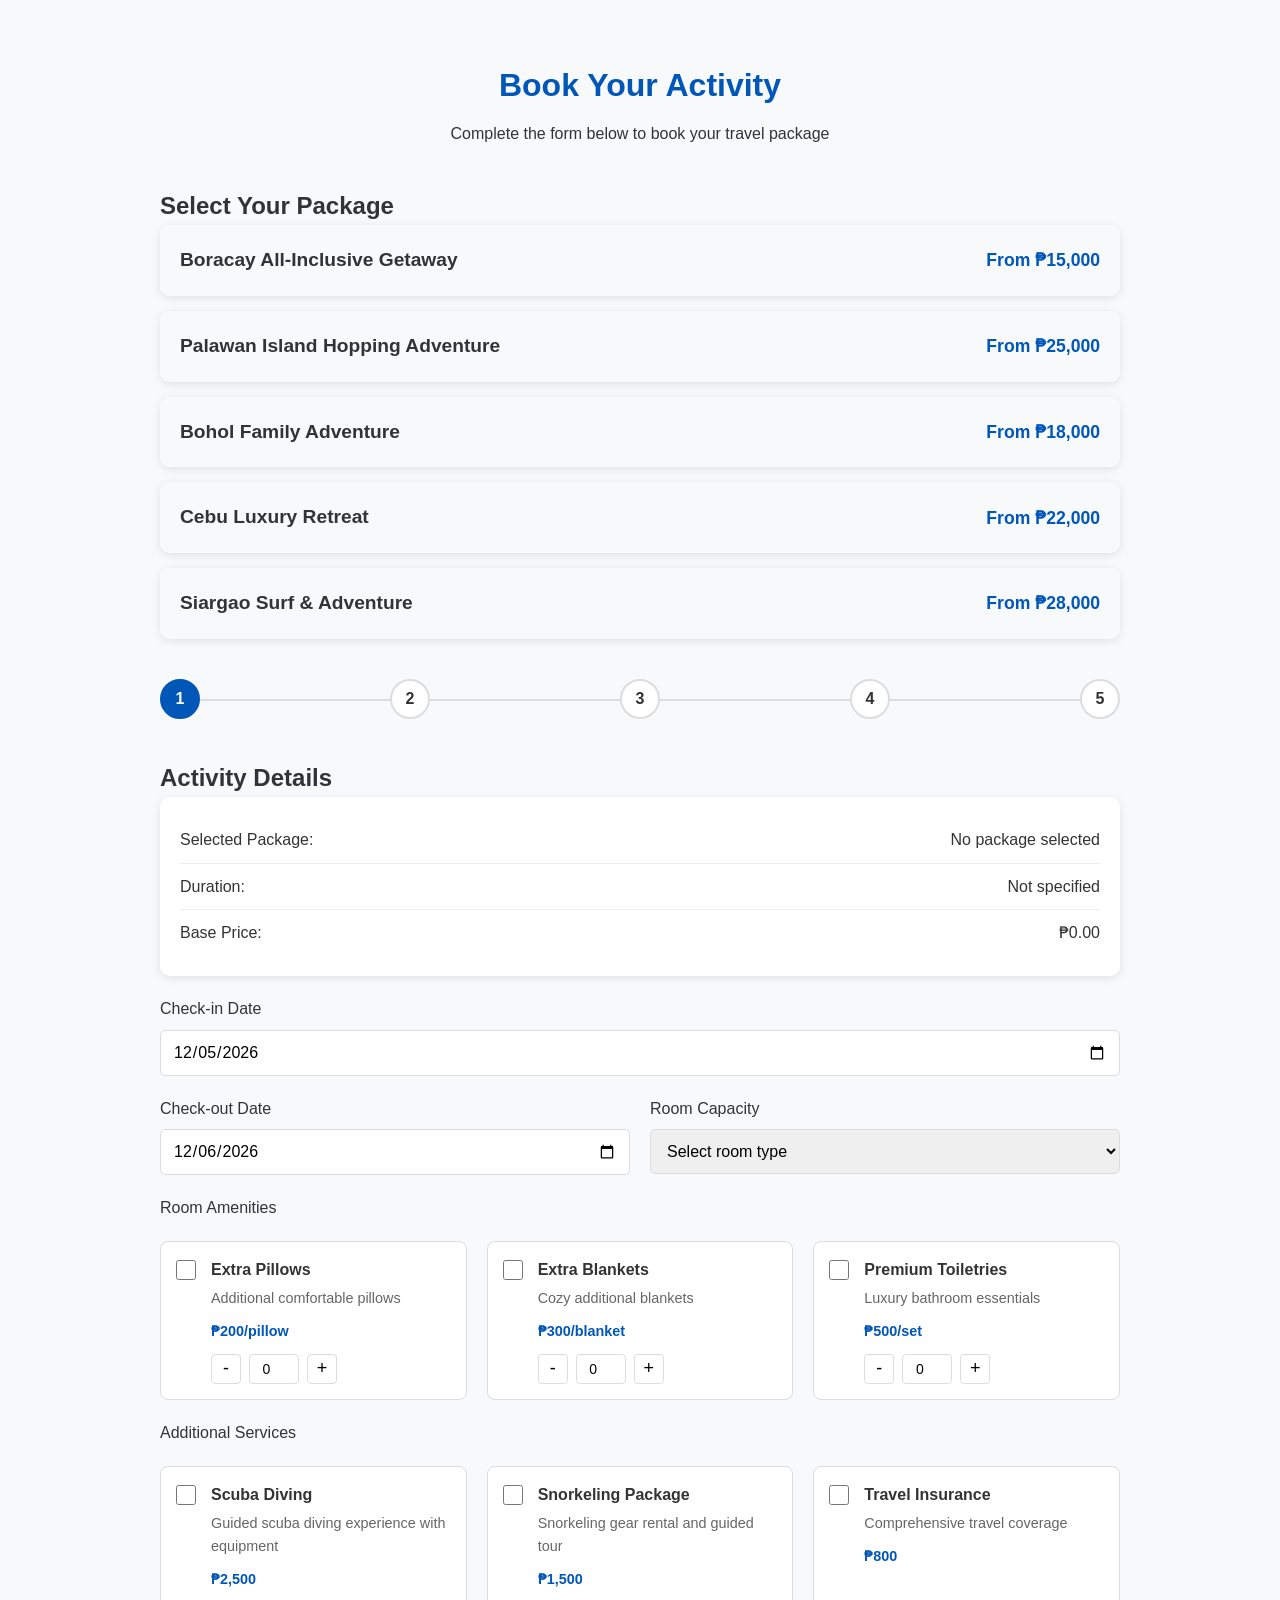
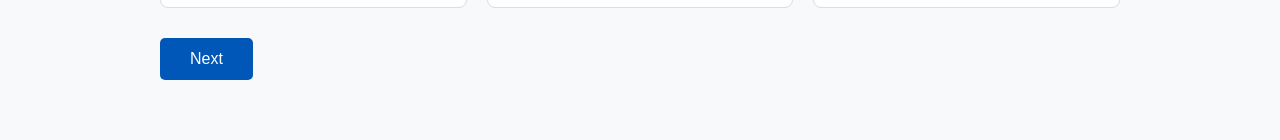
<file: booking.html>
<!DOCTYPE html>
<html lang="en">
<head>
    <meta charset="UTF-8">
    <meta name="viewport" content="width=device-width, initial-scale=1.0">
    <title>Book Your Activity - ServPro Travel & Tours</title>
    <link rel="stylesheet" href="https://cdnjs.cloudflare.com/ajax/libs/font-awesome/6.0.0/css/all.min.css">
    <style>
        * {
            margin: 0;
            padding: 0;
            box-sizing: border-box;
            font-family: 'Poppins', sans-serif;
        }

        body {
            background: #f8f9fa;
            color: #333;
            line-height: 1.6;
        }

        .booking-container {
            max-width: 1000px;
            margin: 40px auto;
            padding: 20px;
        }

        .booking-header {
            text-align: center;
            margin-bottom: 40px;
        }

        .booking-header h1 {
            color: #0057B8;
            margin-bottom: 10px;
        }

        /* Package Accordion Styles */
        .package-accordion {
            margin: 30px 0;
        }

        .accordion-item {
            background: white;
            border-radius: 10px;
            margin-bottom: 15px;
            box-shadow: 0 2px 10px rgba(0,0,0,0.1);
            overflow: hidden;
        }

        .accordion-header {
            padding: 20px;
            background: #f8f9fa;
            cursor: pointer;
            display: flex;
            justify-content: space-between;
            align-items: center;
            transition: background 0.3s ease;
        }

        .accordion-header:hover {
            background: #e9ecef;
        }

        .accordion-header h3 {
            margin: 0;
            color: #333;
            font-size: 1.2em;
        }

        .accordion-header .price {
            color: #0057B8;
            font-weight: 600;
            font-size: 1.1em;
        }

        .accordion-content {
            padding: 0 20px;
            max-height: 0;
            overflow: hidden;
            transition: max-height 0.3s ease, padding 0.3s ease;
        }

        .accordion-content.active {
            padding: 20px;
            max-height: 500px;
        }

        .package-details {
            display: grid;
            grid-template-columns: 1fr 1fr;
            gap: 20px;
        }

        .package-image {
            border-radius: 10px;
            overflow: hidden;
        }

        .package-image img {
            width: 100%;
            height: 200px;
            object-fit: cover;
        }

        .package-info {
            display: flex;
            flex-direction: column;
            gap: 15px;
        }

        .package-features {
            list-style: none;
            padding: 0;
            margin: 0;
        }

        .package-features li {
            display: flex;
            align-items: center;
            gap: 10px;
            margin-bottom: 10px;
            color: #666;
        }

        .package-features i {
            color: #0057B8;
        }

        .select-package-btn {
            padding: 12px 20px;
            background: #0057B8;
            color: white;
            border: none;
            border-radius: 5px;
            cursor: pointer;
            transition: background 0.3s ease;
            align-self: flex-start;
        }

        .select-package-btn:hover {
            background: #003d82;
        }

        .selected-package {
            background: #e3f2fd;
            border-left: 4px solid #0057B8;
        }

        .progress-bar {
            display: flex;
            justify-content: space-between;
            margin: 40px 0;
            position: relative;
        }

        .progress-bar::before {
            content: '';
            position: absolute;
            top: 50%;
            left: 0;
            right: 0;
            height: 2px;
            background: #ddd;
            z-index: 1;
        }

        .progress-step {
            position: relative;
            z-index: 2;
            background: #fff;
            width: 40px;
            height: 40px;
            border-radius: 50%;
            border: 2px solid #ddd;
            display: flex;
            align-items: center;
            justify-content: center;
            font-weight: bold;
            transition: all 0.3s ease;
        }

        .progress-step.active {
            border-color: #0057B8;
            background: #0057B8;
            color: #fff;
        }

        .progress-step.completed {
            border-color: #28a745;
            background: #28a745;
            color: #fff;
        }

        .form-step {
            display: none;
            animation: fadeIn 0.5s ease;
        }

        .form-step.active {
            display: block;
        }

        @keyframes fadeIn {
            from { opacity: 0; transform: translateY(10px); }
            to { opacity: 1; transform: translateY(0); }
        }

        .form-group {
            margin-bottom: 20px;
        }

        .form-group label {
            display: block;
            margin-bottom: 8px;
            font-weight: 500;
        }

        .form-control {
            width: 100%;
            padding: 12px;
            border: 1px solid #ddd;
            border-radius: 5px;
            font-size: 16px;
            transition: border-color 0.3s ease;
        }

        .form-control:focus {
            outline: none;
            border-color: #0057B8;
        }

        .form-row {
            display: grid;
            grid-template-columns: repeat(auto-fit, minmax(250px, 1fr));
            gap: 20px;
        }

        .btn-group {
            display: flex;
            justify-content: space-between;
            margin-top: 30px;
        }

        .btn {
            padding: 12px 30px;
            border: none;
            border-radius: 5px;
            cursor: pointer;
            font-size: 16px;
            font-weight: 500;
            transition: all 0.3s ease;
        }

        .btn-prev {
            background: #6c757d;
            color: #fff;
        }

        .btn-next {
            background: #0057B8;
            color: #fff;
        }

        .btn:hover {
            transform: translateY(-2px);
        }

        .summary-card {
            background: #fff;
            padding: 20px;
            border-radius: 10px;
            box-shadow: 0 2px 10px rgba(0,0,0,0.1);
            margin-bottom: 20px;
        }

        .summary-row {
            display: flex;
            justify-content: space-between;
            padding: 10px 0;
            border-bottom: 1px solid #eee;
        }

        .summary-row:last-child {
            border-bottom: none;
        }

        .payment-options {
            display: grid;
            grid-template-columns: repeat(auto-fit, minmax(200px, 1fr));
            gap: 20px;
            margin: 20px 0;
        }

        .payment-option {
            border: 2px solid #ddd;
            border-radius: 10px;
            padding: 20px;
            text-align: center;
            cursor: pointer;
            transition: all 0.3s ease;
        }

        .payment-option:hover {
            border-color: #0057B8;
        }

        .payment-option.selected {
            border-color: #0057B8;
            background: #f8f9fa;
        }

        .payment-option i {
            font-size: 24px;
            margin-bottom: 10px;
            color: #0057B8;
        }

        .addon-options {
            display: grid;
            grid-template-columns: repeat(auto-fit, minmax(250px, 1fr));
            gap: 20px;
            margin: 20px 0;
        }

        .addon-option {
            background: #fff;
            border: 1px solid #ddd;
            border-radius: 10px;
            padding: 20px;
            display: flex;
            align-items: flex-start;
            gap: 15px;
            transition: transform 0.3s ease, box-shadow 0.3s ease;
        }

        .addon-option:hover {
            transform: translateY(-2px);
            box-shadow: 0 5px 15px rgba(0,0,0,0.1);
        }

        .addon-option input[type="checkbox"] {
            width: 20px;
            height: 20px;
            margin-top: 3px;
        }

        .addon-option div {
            flex: 1;
        }

        .addon-option label {
            display: block;
            font-weight: 600;
            margin-bottom: 5px;
            color: #333;
        }

        .addon-option p {
            margin: 0 0 8px;
            color: #666;
            font-size: 0.9em;
        }

        .addon-price {
            color: #0057B8;
            font-weight: 600;
            font-size: 0.9em;
        }

        .confirmation-message {
            text-align: center;
            padding: 40px 20px;
        }

        .confirmation-message i {
            font-size: 48px;
            color: #28a745;
            margin-bottom: 20px;
        }

        .booking-reference {
            background: #e9ecef;
            padding: 10px;
            border-radius: 5px;
            font-family: monospace;
            font-size: 18px;
            margin: 20px 0;
        }

        @media (max-width: 768px) {
            .booking-container {
                margin: 20px auto;
            }

            .btn-group {
                flex-direction: column;
                gap: 10px;
            }

            .btn {
                width: 100%;
            }
        }

        .quantity-control {
            display: flex;
            align-items: center;
            gap: 8px;
            margin-top: 10px;
        }

        .qty-btn {
            width: 30px;
            height: 30px;
            border: 1px solid #ddd;
            background: white;
            border-radius: 4px;
            cursor: pointer;
            display: flex;
            align-items: center;
            justify-content: center;
            font-size: 18px;
            transition: all 0.3s ease;
        }

        .qty-btn:hover {
            background: #f0f0f0;
            border-color: #0057B8;
        }

        .qty-input {
            width: 50px;
            height: 30px;
            text-align: center;
            border: 1px solid #ddd;
            border-radius: 4px;
            font-size: 14px;
        }

        .qty-input:focus {
            outline: none;
            border-color: #0057B8;
        }

        .addon-option {
            position: relative;
            padding: 15px;
            border: 1px solid #ddd;
            border-radius: 8px;
            transition: all 0.3s ease;
        }

        .addon-option:hover {
            border-color: #0057B8;
            box-shadow: 0 2px 8px rgba(0,0,0,0.1);
        }

        /* Back Button Styles */
        .back-button {
            position: fixed;
            top: 20px;
            left: 20px;
            background: #0057B8;
            color: white;
            padding: 12px 20px;
            border-radius: 5px;
            text-decoration: none;
            display: none;
            transition: all 0.3s ease;
            z-index: 1000;
            box-shadow: 0 2px 5px rgba(0,0,0,0.2);
        }

        .back-button:hover {
            background: #003d82;
            transform: translateY(-2px);
        }

        .back-button i {
            margin-right: 5px;
        }
    </style>
</head>
<body>
    <a href="javascript:history.back()" class="back-button" id="backButton">
        <i class="fas fa-arrow-left"></i> Back
    </a>
    <div class="booking-container">
        <div class="booking-header">
            <h1>Book Your Activity</h1>
            <p>Complete the form below to book your travel package</p>
        </div>

        <!-- Package Selection Accordion -->
        <div class="package-accordion" id="packageAccordionSection">
            <h2>Select Your Package</h2>
            <div id="packageAccordion">
                <!-- Packages will be dynamically loaded here -->
            </div>
        </div>

        <div class="progress-bar">
            <div class="progress-step active" data-step="1">1</div>
            <div class="progress-step" data-step="2">2</div>
            <div class="progress-step" data-step="3">3</div>
            <div class="progress-step" data-step="4">4</div>
            <div class="progress-step" data-step="5">5</div>
        </div>

        <form id="bookingForm">
            <!-- Step 1: Activity Details -->
            <div class="form-step active" data-step="1">
                <h2>Activity Details</h2>
                <div class="summary-card">
                    <div class="summary-row">
                        <span>Selected Package:</span>
                        <span id="selectedActivity"></span>
                    </div>
                    <div class="summary-row">
                        <span>Duration:</span>
                        <span id="activityDuration"></span>
                    </div>
                    <div class="summary-row">
                        <span>Base Price:</span>
                        <span id="summaryBasePrice"></span>
                    </div>
                </div>

                <div class="form-group">
                    <label for="preferredDate">Check-in Date</label>
                    <input type="date" id="preferredDate" class="form-control" required>
                </div>

                <div class="form-row">
                    <div class="form-group">
                        <label for="checkoutDate">Check-out Date</label>
                        <input type="date" id="checkoutDate" class="form-control" required>
                    </div>

                    <div class="form-group">
                        <label for="roomCapacity">Room Capacity</label>
                        <select id="roomCapacity" class="form-control" required>
                            <option value="">Select room type</option>
                            <option value="single" data-price="2500">Single Room (1 person) - ₱2,500/night</option>
                            <option value="double" data-price="3500">Double Room (2 persons) - ₱3,500/night</option>
                            <option value="triple" data-price="4500">Triple Room (3 persons) - ₱4,500/night</option>
                            <option value="family" data-price="6000">Family Room (4-5 persons) - ₱6,000/night</option>
                            <option value="suite" data-price="8000">Suite (6+ persons) - ₱8,000/night</option>
                        </select>
                    </div>
                </div>

                <div class="form-group">
                    <label>Room Amenities</label>
                    <div class="addon-options">
                        <div class="addon-option">
                            <input type="checkbox" id="extraPillow">
                            <div>
                                <label for="extraPillow">Extra Pillows</label>
                                <p>Additional comfortable pillows</p>
                                <span class="addon-price">₱200/pillow</span>
                                <div class="quantity-control">
                                    <button type="button" class="qty-btn minus">-</button>
                                    <input type="number" id="pillowQty" value="0" min="0" max="4" class="qty-input">
                                    <button type="button" class="qty-btn plus">+</button>
                                </div>
                            </div>
                        </div>
                        <div class="addon-option">
                            <input type="checkbox" id="extraBlanket">
                            <div>
                                <label for="extraBlanket">Extra Blankets</label>
                                <p>Cozy additional blankets</p>
                                <span class="addon-price">₱300/blanket</span>
                                <div class="quantity-control">
                                    <button type="button" class="qty-btn minus">-</button>
                                    <input type="number" id="blanketQty" value="0" min="0" max="4" class="qty-input">
                                    <button type="button" class="qty-btn plus">+</button>
                                </div>
                            </div>
                        </div>
                        <div class="addon-option">
                            <input type="checkbox" id="toiletries">
                            <div>
                                <label for="toiletries">Premium Toiletries</label>
                                <p>Luxury bathroom essentials</p>
                                <span class="addon-price">₱500/set</span>
                                <div class="quantity-control">
                                    <button type="button" class="qty-btn minus">-</button>
                                    <input type="number" id="toiletriesQty" value="0" min="0" max="3" class="qty-input">
                                    <button type="button" class="qty-btn plus">+</button>
                                </div>
                            </div>
                        </div>
                    </div>
                </div>

                <div class="form-group">
                    <label>Additional Services</label>
                    <div class="addon-options">
                        <div class="addon-option">
                            <input type="checkbox" id="scubaDiving">
                            <div>
                                <label for="scubaDiving">Scuba Diving</label>
                                <p>Guided scuba diving experience with equipment</p>
                                <span class="addon-price">₱2,500</span>
                            </div>
                        </div>
                        <div class="addon-option">
                            <input type="checkbox" id="snorkeling">
                            <div>
                                <label for="snorkeling">Snorkeling Package</label>
                                <p>Snorkeling gear rental and guided tour</p>
                                <span class="addon-price">₱1,500</span>
                            </div>
                        </div>
                        <div class="addon-option">
                            <input type="checkbox" id="insurance">
                            <div>
                                <label for="insurance">Travel Insurance</label>
                                <p>Comprehensive travel coverage</p>
                                <span class="addon-price">₱800</span>
                            </div>
                        </div>
                    </div>
                </div>
            </div>

            <!-- Step 2: Personal Information -->
            <div class="form-step" data-step="2">
                <h2>Personal Information</h2>
                <div class="form-row">
                    <div class="form-group">
                        <label for="firstName">First Name</label>
                        <input type="text" id="firstName" class="form-control" required>
                    </div>
                    <div class="form-group">
                        <label for="lastName">Last Name</label>
                        <input type="text" id="lastName" class="form-control" required>
                    </div>
                </div>

                <div class="form-row">
                    <div class="form-group">
                        <label for="email">Email Address</label>
                        <input type="email" id="email" class="form-control" required>
                    </div>
                    <div class="form-group">
                        <label for="phone">Phone Number</label>
                        <input type="tel" id="phone" class="form-control" required>
                    </div>
                </div>

                <div class="form-group">
                    <label for="nationality">Nationality</label>
                    <select id="nationality" class="form-control" required>
                        <option value="">Select nationality</option>
                        <option value="PH">Filipino</option>
                        <option value="US">American</option>
                        <option value="JP">Japanese</option>
                        <option value="KR">Korean</option>
                        <option value="other">Other</option>
                    </select>
                </div>

                <div class="form-group">
                    <label for="specialRequests">Special Requests</label>
                    <textarea id="specialRequests" class="form-control" rows="4" placeholder="Any dietary requirements, medical conditions, or special assistance needed?"></textarea>
                </div>
            </div>

            <!-- Step 3: Emergency Contact -->
            <div class="form-step" data-step="3">
                <h2>Emergency Contact</h2>
                <div class="form-row">
                    <div class="form-group">
                        <label for="emergencyName">Contact Name</label>
                        <input type="text" id="emergencyName" class="form-control" required>
                    </div>
                    <div class="form-group">
                        <label for="emergencyRelation">Relationship</label>
                        <input type="text" id="emergencyRelation" class="form-control" required>
                    </div>
                </div>

                <div class="form-row">
                    <div class="form-group">
                        <label for="emergencyPhone">Contact Phone</label>
                        <input type="tel" id="emergencyPhone" class="form-control" required>
                    </div>
                    <div class="form-group">
                        <label for="emergencyEmail">Contact Email</label>
                        <input type="email" id="emergencyEmail" class="form-control" required>
                    </div>
                </div>

                <div class="form-group">
                    <label for="medicalInfo">Medical Information</label>
                    <textarea id="medicalInfo" class="form-control" rows="4" placeholder="Please list any medical conditions, allergies, or medications that emergency responders should know about."></textarea>
                </div>
            </div>

            <!-- Step 4: Payment -->
            <div class="form-step" data-step="4">
                <h2>Payment Details</h2>
                <div class="summary-card">
                    <h3>Booking Summary</h3>
                    <div class="summary-row">
                        <span>Package:</span>
                        <span id="summaryActivity">Loading...</span>
                    </div>
                    <div class="summary-row">
                        <span>Check-in/Check-out:</span>
                        <span id="summaryDateTime">Loading...</span>
                    </div>
                    <div class="summary-row">
                        <span>Room Type:</span>
                        <span id="summaryRoom">Loading...</span>
                    </div>
                    <div class="summary-row">
                        <span>Base Price:</span>
                        <span id="summaryBasePrice">Loading...</span>
                    </div>
                    <div class="summary-row">
                        <span>Room Amenities:</span>
                        <span id="summaryAmenities">Loading...</span>
                    </div>
                    <div class="summary-row">
                        <span>Additional Services:</span>
                        <span id="summaryAddons">Loading...</span>
                    </div>
                    <div class="summary-row">
                        <strong>Total Amount:</strong>
                        <strong id="summaryTotal">Loading...</strong>
                    </div>
                </div>

                <div class="form-group">
                    <label>Select Payment Method</label>
                    <div class="payment-options">
                        <div class="payment-option" data-method="credit-card">
                            <i class="fas fa-credit-card"></i>
                            <h4>Credit Card</h4>
                            <p>Visa, Mastercard, AMEX</p>
                        </div>
                        <div class="payment-option" data-method="gcash">
                            <i class="fas fa-mobile-alt"></i>
                            <h4>GCash</h4>
                            <p>Pay via GCash</p>
                        </div>
                        <div class="payment-option" data-method="bank-transfer">
                            <i class="fas fa-university"></i>
                            <h4>Bank Transfer</h4>
                            <p>Direct bank transfer</p>
                        </div>
                    </div>
                </div>

                <div id="creditCardForm" class="payment-form" style="display: none;">
                    <div class="form-row">
                        <div class="form-group">
                            <label for="cardNumber">Card Number</label>
                            <input type="text" id="cardNumber" class="form-control" placeholder="1234 5678 9012 3456">
                        </div>
                        <div class="form-group">
                            <label for="cardName">Name on Card</label>
                            <input type="text" id="cardName" class="form-control">
                        </div>
                    </div>
                    <div class="form-row">
                        <div class="form-group">
                            <label for="expiryDate">Expiry Date</label>
                            <input type="text" id="expiryDate" class="form-control" placeholder="MM/YY">
                        </div>
                        <div class="form-group">
                            <label for="cvv">CVV</label>
                            <input type="text" id="cvv" class="form-control" placeholder="123">
                        </div>
                    </div>
                </div>

                <div id="gcashForm" class="payment-form" style="display: none;">
                    <div class="form-group">
                        <label for="gcashNumber">GCash Number</label>
                        <input type="tel" id="gcashNumber" class="form-control" placeholder="09XX XXX XXXX">
                    </div>
                </div>

                <div id="bankTransferForm" class="payment-form" style="display: none;">
                    <div class="summary-card">
                        <h4>Bank Account Details</h4>
                        <div class="summary-row">
                            <span>Bank Name:</span>
                            <span>ServPro Bank</span>
                        </div>
                        <div class="summary-row">
                            <span>Account Name:</span>
                            <span>ServPro Travel & Tours</span>
                        </div>
                        <div class="summary-row">
                            <span>Account Number:</span>
                            <span>1234-5678-9012-3456</span>
                        </div>
                    </div>
                </div>
            </div>

            <!-- Step 5: Confirmation -->
            <div class="form-step" data-step="5">
                <div class="confirmation-message">
                    <i class="fas fa-check-circle"></i>
                    <h2>Booking Confirmed!</h2>
                    <p>Thank you for booking with ServPro Travel & Tours</p>
                    <div class="booking-reference">
                        Booking Reference: <span id="bookingReference">SP-12345</span>
                    </div>
                    <div class="summary-card">
                        <h3>Booking Details</h3>
                        <div id="confirmationDetails"></div>
                    </div>
                    <p>A confirmation email has been sent to your email address.</p>
                </div>
            </div>

            <div class="btn-group">
                <button type="button" class="btn btn-prev" id="prevBtn" style="display: none;">Previous</button>
                <button type="button" class="btn btn-next" id="nextBtn">Next</button>
            </div>
        </form>
    </div>

    <script>
        // Package data from travelandtour.html
        const packages = [
            {
                id: 'boracay-all-inclusive',
                title: 'Boracay All-Inclusive Getaway',
                price: 15000,
                duration: '3 Days',
                image: 'imgs/boracay.jpg',
                features: [
                    'All-inclusive meals',
                    'Beach activities',
                    'Hotel accommodation',
                    'Airport transfers',
                    'Island hopping'
                ]
            },
            {
                id: 'palawan-adventure',
                title: 'Palawan Island Hopping Adventure',
                price: 25000,
                duration: '5 Days',
                image: 'imgs/palawan.jpg',
                features: [
                    'Island hopping tours',
                    'Snorkeling equipment',
                    'Hotel accommodation',
                    'Meals included',
                    'Professional guide'
                ]
            },
            {
                id: 'bohol-family',
                title: 'Bohol Family Adventure',
                price: 18000,
                duration: '4 Days',
                image: 'imgs/bohol.jpg',
                features: [
                    'Chocolate Hills tour',
                    'Tarsier sanctuary visit',
                    'Loboc River cruise',
                    'Family-friendly activities',
                    'Hotel accommodation'
                ]
            },
            {
                id: 'cebu-luxury',
                title: 'Cebu Luxury Retreat',
                price: 22000,
                duration: '6 Days',
                image: 'imgs/cebu.jpg',
                features: [
                    'Luxury accommodations',
                    'Spa treatments',
                    'Private beach access',
                    'Fine dining experiences',
                    'Personal concierge'
                ]
            },
            {
                id: 'siargao-surf',
                title: 'Siargao Surf & Adventure',
                price: 28000,
                duration: '7 Days',
                image: 'imgs/siargao.jpg',
                features: [
                    'Surfing lessons',
                    'Island hopping',
                    'Adventure activities',
                    'Beachfront accommodation',
                    'Local guide'
                ]
            }
        ];

        // Back button scroll functionality
        let lastScrollTop = 0;
        const backButton = document.getElementById('backButton');

        window.addEventListener('scroll', () => {
            const scrollTop = window.pageYOffset || document.documentElement.scrollTop;
            
            if (scrollTop > 100) { // Show button after scrolling 100px
                if (scrollTop > lastScrollTop) {
                    // Scrolling down
                    backButton.style.display = 'block';
                    backButton.style.opacity = '1';
                } else {
                    // Scrolling up
                    backButton.style.opacity = '0';
                    setTimeout(() => {
                        if (backButton.style.opacity === '0') {
                            backButton.style.display = 'none';
                        }
                    }, 300);
                }
            } else {
                backButton.style.display = 'none';
            }
            
            lastScrollTop = scrollTop;
        });

        // Function to create accordion items
        function createAccordionItems() {
            const accordionContainer = document.getElementById('packageAccordion');
            accordionContainer.innerHTML = '';

            packages.forEach((pkg, index) => {
                const accordionItem = document.createElement('div');
                accordionItem.className = 'accordion-item';
                accordionItem.innerHTML = `
                    <div class="accordion-header" onclick="toggleAccordion(${index})">
                        <h3>${pkg.title}</h3>
                        <span class="price">From ₱${pkg.price.toLocaleString()}</span>
                    </div>
                    <div class="accordion-content">
                        <div class="package-details">
                            <div class="package-image">
                                <img src="${pkg.image}" alt="${pkg.title}">
                            </div>
                            <div class="package-info">
                                <div class="package-features">
                                    ${pkg.features.map(feature => `
                                        <li><i class="fas fa-check"></i> ${feature}</li>
                                    `).join('')}
                                </div>
                                <button class="select-package-btn" onclick="selectPackage('${pkg.id}')">
                                    Select Package
                                </button>
                            </div>
                        </div>
                    </div>
                `;
                accordionContainer.appendChild(accordionItem);
            });
        }

        // Function to toggle accordion
        function toggleAccordion(index) {
            const contents = document.querySelectorAll('.accordion-content');
            const headers = document.querySelectorAll('.accordion-header');
            
            contents.forEach((content, i) => {
                if (i === index) {
                    content.classList.toggle('active');
                    headers[i].classList.toggle('active');
                } else {
                    content.classList.remove('active');
                    headers[i].classList.remove('active');
                }
            });
        }

        // Check URL parameters for pre-selected package
        function checkUrlParameters() {
            const urlParams = new URLSearchParams(window.location.search);
            const packageId = urlParams.get('package');
            
            if (packageId) {
                // Hide the accordion section since package is pre-selected
                document.getElementById('packageAccordionSection').style.display = 'none';
                
                const selectedPackage = packages.find(pkg => pkg.id === packageId);
                if (selectedPackage) {
                    selectPackage(packageId);
                }
            }
        }

        // Initialize accordion
        document.addEventListener('DOMContentLoaded', () => {
            createAccordionItems();
            checkUrlParameters();
        });

        // Function to select package
        function selectPackage(packageId) {
            const selectedPackage = packages.find(pkg => pkg.id === packageId);
            if (selectedPackage) {
                // Update form fields with package details
                document.getElementById('selectedActivity').textContent = selectedPackage.title;
                document.getElementById('activityDuration').textContent = selectedPackage.duration;
                document.getElementById('summaryBasePrice').textContent = new Intl.NumberFormat('en-PH', {
                    style: 'currency',
                    currency: 'PHP',
                    minimumFractionDigits: 2
                }).format(selectedPackage.price);

                // Update UI to show selected package
                const items = document.querySelectorAll('.accordion-item');
                items.forEach(item => {
                    if (item.querySelector('.accordion-header h3').textContent === selectedPackage.title) {
                        item.classList.add('selected-package');
                    } else {
                        item.classList.remove('selected-package');
                    }
                });

                // Show next step
                showNextStep();
            }
        }

        document.addEventListener('DOMContentLoaded', function() {
            const form = document.getElementById('bookingForm');
            const steps = document.querySelectorAll('.form-step');
            const progressSteps = document.querySelectorAll('.progress-step');
            const prevBtn = document.getElementById('prevBtn');
            const nextBtn = document.getElementById('nextBtn');
            let currentStep = 1;

            // Get package details from URL parameters
            const urlParams = new URLSearchParams(window.location.search);
            const packageId = urlParams.get('package');
            const packageTitle = urlParams.get('title');
            const packagePrice = urlParams.get('price');
            const duration = urlParams.get('duration');
            const nights = urlParams.get('nights');

            // Load package details into the form
            function loadPackageDetails() {
                // Set default values in case URL parameters are missing
                const defaultDetails = {
                    title: 'No package selected',
                    duration: 'Not specified',
                    price: '0'
                };

                // Update the display elements with package details or defaults
                document.getElementById('selectedActivity').textContent = packageTitle || defaultDetails.title;
                document.getElementById('activityDuration').textContent = 
                    (duration && nights) ? `${duration} days, ${nights} nights` : defaultDetails.duration;
                
                // Format and display the price
                const price = packagePrice || defaultDetails.price;
                const formattedPrice = new Intl.NumberFormat('en-PH', {
                    style: 'currency',
                    currency: 'PHP',
                    minimumFractionDigits: 2
                }).format(price);
                
                document.getElementById('summaryBasePrice').textContent = formattedPrice;

                // Store the base price for calculations
                document.getElementById('bookingForm').setAttribute('data-base-price', price);

                // Update the total price immediately
                updateTotalPrice();
            }

            // Initialize date inputs with current date and tomorrow
            function initializeDates() {
                const today = new Date();
                const tomorrow = new Date(today);
                tomorrow.setDate(tomorrow.getDate() + 1);

                const formatDate = (date) => date.toISOString().split('T')[0];

                const checkInInput = document.getElementById('preferredDate');
                const checkOutInput = document.getElementById('checkoutDate');

                checkInInput.min = formatDate(today);
                checkInInput.value = formatDate(today);
                
                checkOutInput.min = formatDate(tomorrow);
                checkOutInput.value = formatDate(tomorrow);
            }

            // Call initialization functions
            loadPackageDetails();
            initializeDates();

            // Update total price calculation
            function updateTotalPrice() {
                let total = 0;
                
                // Get base package price
                const basePrice = parseInt(document.getElementById('bookingForm').getAttribute('data-base-price') || 0);
                total += basePrice;

                // Calculate number of nights
                const checkIn = new Date(document.getElementById('preferredDate').value);
                const checkOut = new Date(document.getElementById('checkoutDate').value);
                const nights = Math.ceil((checkOut - checkIn) / (1000 * 60 * 60 * 24));

                // Get room price and multiply by nights
                const selectedRoom = document.getElementById('roomCapacity');
                if (selectedRoom && selectedRoom.value) {
                    const roomPrice = parseInt(selectedRoom.options[selectedRoom.selectedIndex].getAttribute('data-price') || 0);
                    total += roomPrice * nights;
                }

                // Calculate amenities
                const pillowQty = parseInt(document.getElementById('pillowQty')?.value || 0);
                const blanketQty = parseInt(document.getElementById('blanketQty')?.value || 0);
                const toiletriesQty = parseInt(document.getElementById('toiletriesQty')?.value || 0);

                total += pillowQty * 200;
                total += blanketQty * 300;
                total += toiletriesQty * 500;

                // Update the display
                document.getElementById('summaryTotal').textContent = new Intl.NumberFormat('en-PH', {
                    style: 'currency',
                    currency: 'PHP',
                    minimumFractionDigits: 2
                }).format(total);

                // Update summary details
                updateSummaryDetails(nights);
            }

            function updateSummaryDetails(nights) {
                const summary = {
                    activity: document.getElementById('selectedActivity').textContent,
                    dateTime: `${document.getElementById('preferredDate').value} to ${document.getElementById('checkoutDate').value}`,
                    roomType: document.getElementById('roomCapacity').options[document.getElementById('roomCapacity').selectedIndex].text,
                    basePrice: document.getElementById('summaryBasePrice').textContent,
                    nights: nights
                };

                // Update summary elements
                document.getElementById('summaryActivity').textContent = summary.activity;
                document.getElementById('summaryDateTime').textContent = summary.dateTime;
                document.getElementById('summaryRoom').textContent = `${summary.roomType} (${summary.nights} nights)`;
                
                // Update amenities summary
                const amenitiesList = [];
                const pillowQty = document.getElementById('pillowQty').value;
                const blanketQty = document.getElementById('blanketQty').value;
                const toiletriesQty = document.getElementById('toiletriesQty').value;

                if (pillowQty > 0) amenitiesList.push(`Extra Pillows (${pillowQty}x): ₱${pillowQty * 200}`);
                if (blanketQty > 0) amenitiesList.push(`Extra Blankets (${blanketQty}x): ₱${blanketQty * 300}`);
                if (toiletriesQty > 0) amenitiesList.push(`Premium Toiletries (${toiletriesQty}x): ₱${toiletriesQty * 500}`);

                document.getElementById('summaryAmenities').textContent = amenitiesList.length > 0 ? 
                    amenitiesList.join('\n') : 'No amenities selected';
            }

            // Add event listeners
            document.getElementById('preferredDate').addEventListener('change', updateTotalPrice);
            document.getElementById('checkoutDate').addEventListener('change', updateTotalPrice);
            document.getElementById('roomCapacity').addEventListener('change', updateTotalPrice);

            // Add event listeners for quantity controls
            const quantityControls = document.querySelectorAll('.quantity-control');
            quantityControls.forEach(control => {
                const input = control.querySelector('input[type="number"]');
                const minusBtn = control.querySelector('.minus');
                const plusBtn = control.querySelector('.plus');

                minusBtn?.addEventListener('click', () => {
                    if (input.value > input.min) {
                        input.value = parseInt(input.value) - 1;
                        updateTotalPrice();
                    }
                });

                plusBtn?.addEventListener('click', () => {
                    if (input.value < input.max) {
                        input.value = parseInt(input.value) + 1;
                        updateTotalPrice();
                    }
                });

                input?.addEventListener('change', updateTotalPrice);
            });

            // Navigation buttons
            nextBtn.addEventListener('click', () => {
                if (validateStep(currentStep)) {
                    if (currentStep < steps.length) {
                        currentStep++;
                        updateFormSteps();
                        updateProgressBar();
                        updateButtons();
                        if (currentStep === 4) {
                            updateSummary();
                        }
                        if (currentStep === 5) {
                            showConfirmation();
                        }
                    }
                }
            });

            prevBtn.addEventListener('click', () => {
                if (currentStep > 1) {
                    currentStep--;
                    updateFormSteps();
                    updateProgressBar();
                    updateButtons();
                }
            });

            // Payment method selection
            const paymentOptions = document.querySelectorAll('.payment-option');
            const paymentForms = document.querySelectorAll('.payment-form');

            paymentOptions.forEach(option => {
                option.addEventListener('click', () => {
                    const method = option.dataset.method;
                    paymentOptions.forEach(opt => opt.classList.remove('selected'));
                    option.classList.add('selected');
                    paymentForms.forEach(form => form.style.display = 'none');
                    document.getElementById(`${method}Form`).style.display = 'block';
                });
            });

            // Helper functions
            function updateFormSteps() {
                steps.forEach(step => {
                    step.classList.remove('active');
                });
                document.querySelector(`.form-step[data-step="${currentStep}"]`).classList.add('active');
            }

            function updateProgressBar() {
                progressSteps.forEach((step, idx) => {
                    if (idx + 1 < currentStep) {
                        step.classList.add('completed');
                    } else if (idx + 1 === currentStep) {
                        step.classList.remove('completed');
                        step.classList.add('active');
                    } else {
                        step.classList.remove('completed', 'active');
                    }
                });
            }

            function updateButtons() {
                prevBtn.style.display = currentStep === 1 ? 'none' : 'block';
                nextBtn.textContent = currentStep === steps.length ? 'Confirm Booking' : 'Next';
            }

            function validateStep(step) {
                const currentStepElement = document.querySelector(`.form-step[data-step="${step}"]`);
                const requiredFields = currentStepElement.querySelectorAll('[required]');
                let valid = true;

                requiredFields.forEach(field => {
                    if (!field.value) {
                        valid = false;
                        field.classList.add('invalid');
                    } else {
                        field.classList.remove('invalid');
                    }
                });

                if (!valid) {
                    alert('Please fill in all required fields.');
                }

                return valid;
            }

            function showConfirmation() {
                const bookingRef = generateBookingReference();
                document.getElementById('bookingReference').textContent = bookingRef;
                
                const confirmationDetails = document.getElementById('confirmationDetails');
                confirmationDetails.innerHTML = `
                    <div class="summary-row">
                        <span>Name:</span>
                        <span>${document.getElementById('firstName').value} ${document.getElementById('lastName').value}</span>
                    </div>
                    <div class="summary-row">
                        <span>Activity:</span>
                        <span>${document.getElementById('selectedActivity').textContent}</span>
                    </div>
                    <div class="summary-row">
                        <span>Date & Time:</span>
                        <span>${document.getElementById('preferredDate').value} to ${document.getElementById('checkoutDate').value}</span>
                    </div>
                    <div class="summary-row">
                        <span>Total Amount:</span>
                        <span>${document.getElementById('summaryTotal').textContent}</span>
                    </div>
                `;
            }

            function generateBookingReference() {
                const prefix = 'SP';
                const timestamp = Date.now().toString().slice(-6);
                const random = Math.floor(Math.random() * 1000).toString().padStart(3, '0');
                return `${prefix}-${timestamp}-${random}`;
            }
        });
    </script>
</body>
</html>
</file>
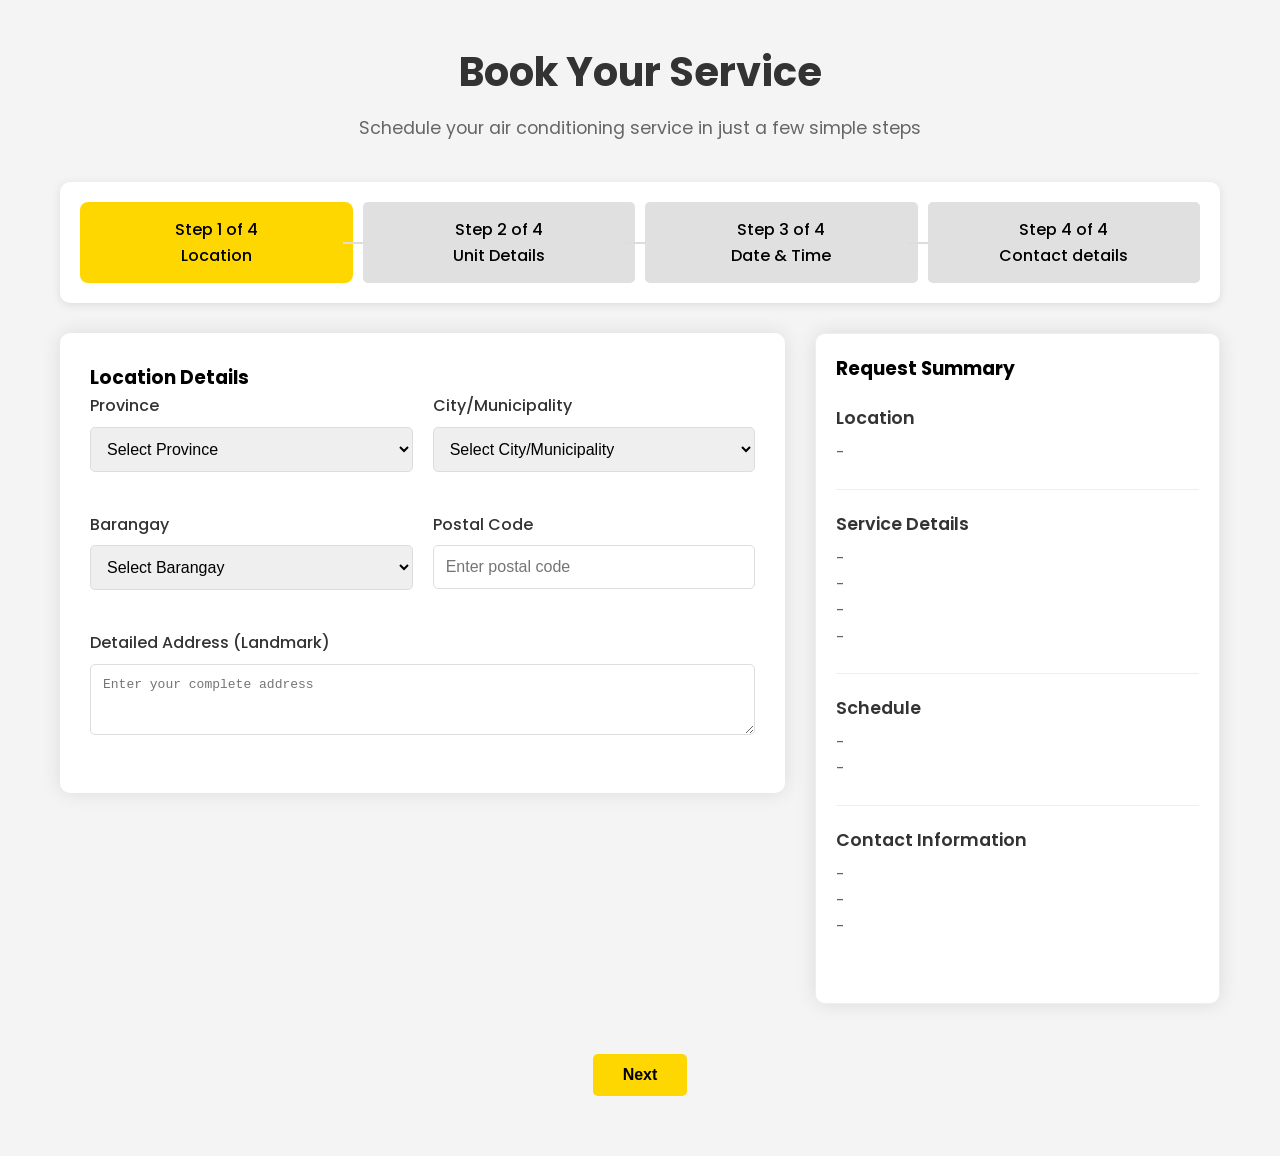
<file: bookingservice.html>
<!DOCTYPE html>
<html lang="en">
<head>
    <meta charset="UTF-8">
    <meta name="viewport" content="width=device-width, initial-scale=1.0">
    <title>Book a Service - ServPro Consolidated Inc.</title>
    <link rel="stylesheet" href="css/style.css">
    <link href="https://fonts.googleapis.com/css2?family=Poppins:wght@300;400;500;600;700&display=swap" rel="stylesheet">
    <link rel="stylesheet" href="https://cdnjs.cloudflare.com/ajax/libs/font-awesome/6.0.0/css/all.min.css">
    <style>
        .booking-container {
            max-width: 1200px;
            margin: 0 auto;
            padding: 40px 20px;
        }

        .booking-header {
            text-align: center;
            margin-bottom: 40px;
        }

        .booking-header h1 {
            font-size: 2.5em;
            color: #333;
            margin-bottom: 10px;
        }

        .booking-header p {
            color: #666;
            font-size: 1.1em;
        }

        .booking-steps {
            display: flex;
            justify-content: space-between;
            margin: 30px 0;
            gap: 10px;
        }

        .step {
            flex: 1;
            padding: 15px;
            background-color: #e0e0e0;
            text-align: center;
            border-radius: 5px;
            font-weight: 500;
            transition: all 0.3s ease;
        }

        .step.active {
            background-color: #FFD700;
            color: #000;
        }

        .booking-form-container {
            display: flex;
            gap: 30px;
            margin-top: 30px;
        }

        .form-section {
            flex: 2;
        }

        .booking-form {
            display: none;
            background: white;
            padding: 30px;
            border-radius: 10px;
            box-shadow: 0 0 20px rgba(0,0,0,0.1);
        }

        .booking-form.active {
            display: block;
        }

        .form-row {
            display: flex;
            gap: 20px;
            margin-bottom: 20px;
        }

        .form-group {
            flex: 1;
            margin-bottom: 20px;
        }

        .form-group label {
            display: block;
            margin-bottom: 8px;
            font-weight: 500;
            color: #333;
        }

        .form-group input,
        .form-group select,
        .form-group textarea {
            width: 100%;
            padding: 12px;
            border: 1px solid #ddd;
            border-radius: 5px;
            font-size: 1em;
            transition: border-color 0.3s;
        }

        .form-group input:focus,
        .form-group select:focus,
        .form-group textarea:focus {
            border-color: #FFD700;
            outline: none;
        }

        .summary-section {
            flex: 1;
            background: white;
            padding: 20px;
            border-radius: 10px;
            box-shadow: 0 0 20px rgba(0,0,0,0.1);
            height: fit-content;
            position: sticky;
            top: 20px;
        }

        .summary-content {
            margin-top: 20px;
        }

        .summary-item {
            margin-bottom: 20px;
            padding-bottom: 20px;
            border-bottom: 1px solid #eee;
        }

        .summary-item:last-child {
            border-bottom: none;
        }

        .summary-item h4 {
            color: #333;
            margin-bottom: 10px;
        }

        .summary-item p {
            margin: 5px 0;
            color: #666;
        }

        .form-navigation {
            display: flex;
            justify-content: center;
            gap: 20px;
            margin-top: 30px;
        }

        .nav-btn {
            padding: 12px 30px;
            border: none;
            border-radius: 5px;
            font-weight: 600;
            cursor: pointer;
            transition: all 0.3s ease;
        }

        .back-btn {
            background: #e0e0e0;
            color: #333;
        }

        .next-btn {
            background: #FFD700;
            color: #000;
        }

        .nav-btn:hover {
            transform: translateY(-2px);
            box-shadow: 0 5px 15px rgba(0,0,0,0.1);
        }

        @media (max-width: 768px) {
            .booking-form-container {
                flex-direction: column;
            }

            .form-row {
                flex-direction: column;
                gap: 0;
            }

            .summary-section {
                margin-top: 30px;
                position: static;
            }

            .booking-steps {
                flex-direction: column;
            }

            .step {
                margin-bottom: 10px;
            }
        }

        /* Service Type Options */
        .service-options {
            display: grid;
            grid-template-columns: repeat(auto-fit, minmax(150px, 1fr));
            gap: 15px;
            margin-top: 10px;
        }

        .service-option {
            position: relative;
        }

        .service-option input[type="radio"] {
            display: none;
        }

        .service-option label {
            display: flex;
            flex-direction: column;
            align-items: center;
            padding: 15px;
            border: 2px solid #ddd;
            border-radius: 10px;
            cursor: pointer;
            transition: all 0.3s ease;
        }

        .service-option label i {
            font-size: 24px;
            margin-bottom: 10px;
            color: #666;
        }

        .service-option input[type="radio"]:checked + label {
            border-color: #FFD700;
            background-color: #FFF9E6;
        }

        /* AC Type Options */
        .ac-type-options {
            display: grid;
            grid-template-columns: repeat(auto-fit, minmax(120px, 1fr));
            gap: 15px;
            margin-top: 10px;
        }

        .ac-type-option {
            position: relative;
        }

        .ac-type-option input[type="radio"] {
            display: none;
        }

        .ac-type-option label {
            display: flex;
            flex-direction: column;
            align-items: center;
            padding: 15px;
            border: 2px solid #ddd;
            border-radius: 10px;
            cursor: pointer;
            transition: all 0.3s ease;
        }

        .ac-type-option label i {
            font-size: 24px;
            margin-bottom: 10px;
            color: #666;
        }

        .ac-type-option input[type="radio"]:checked + label {
            border-color: #FFD700;
            background-color: #FFF9E6;
        }

        /* Brand Options */
        .brand-options {
            display: grid;
            grid-template-columns: repeat(auto-fit, minmax(100px, 1fr));
            gap: 10px;
            margin-top: 10px;
        }

        .brand-option {
            position: relative;
        }

        .brand-option input[type="radio"] {
            display: none;
        }

        .brand-option label {
            display: block;
            padding: 10px;
            text-align: center;
            border: 2px solid #ddd;
            border-radius: 5px;
            cursor: pointer;
            transition: all 0.3s ease;
        }

        .brand-option input[type="radio"]:checked + label {
            border-color: #FFD700;
            background-color: #FFF9E6;
        }

        /* Capacity Options */
        .capacity-options {
            display: grid;
            grid-template-columns: repeat(auto-fit, minmax(80px, 1fr));
            gap: 10px;
            margin-top: 10px;
        }

        .capacity-option {
            position: relative;
        }

        .capacity-option input[type="radio"] {
            display: none;
        }

        .capacity-option label {
            display: block;
            padding: 10px;
            text-align: center;
            border: 2px solid #ddd;
            border-radius: 5px;
            cursor: pointer;
            transition: all 0.3s ease;
        }

        .capacity-option input[type="radio"]:checked + label {
            border-color: #FFD700;
            background-color: #FFF9E6;
        }

        /* Date Picker */
        .date-picker {
            display: flex;
            flex-direction: column;
            gap: 10px;
        }

        .date-info {
            font-size: 0.9em;
            color: #666;
        }

        /* Time Slots */
        .time-slots {
            display: grid;
            gap: 20px;
            margin-top: 10px;
        }

        .time-slot-group h4 {
            margin-bottom: 10px;
            color: #333;
        }

        .time-slot-options {
            display: grid;
            grid-template-columns: repeat(auto-fit, minmax(200px, 1fr));
            gap: 10px;
        }

        .time-slot-option {
            position: relative;
        }

        .time-slot-option input[type="radio"] {
            display: none;
        }

        .time-slot-option label {
            display: block;
            padding: 15px;
            text-align: center;
            border: 2px solid #ddd;
            border-radius: 5px;
            cursor: pointer;
            transition: all 0.3s ease;
        }

        .time-slot-option input[type="radio"]:checked + label {
            border-color: #FFD700;
            background-color: #FFF9E6;
        }

        /* Urgency Options */
        .urgency-options {
            display: grid;
            gap: 15px;
            margin-top: 10px;
        }

        .urgency-option {
            position: relative;
        }

        .urgency-option input[type="radio"] {
            display: none;
        }

        .urgency-option label {
            display: flex;
            align-items: center;
            padding: 15px;
            border: 2px solid #ddd;
            border-radius: 10px;
            cursor: pointer;
            transition: all 0.3s ease;
        }

        .urgency-option label i {
            font-size: 24px;
            margin-right: 15px;
            color: #666;
        }

        .urgency-option label span {
            font-weight: 600;
        }

        .urgency-description {
            margin-left: 40px;
            font-size: 0.9em;
            color: #666;
        }

        .urgency-option input[type="radio"]:checked + label {
            border-color: #FFD700;
            background-color: #FFF9E6;
        }

        @media (max-width: 768px) {
            .service-options,
            .ac-type-options,
            .brand-options,
            .capacity-options,
            .time-slot-options {
                grid-template-columns: 1fr;
            }

            .urgency-option label {
                flex-direction: column;
                align-items: flex-start;
            }

            .urgency-description {
                margin-left: 0;
                margin-top: 5px;
            }
        }

        /* Back to Top Button */
        .back-to-top {
            position: fixed;
            bottom: 30px;
            right: 30px;
            background-color: #FFD700;
            color: #000;
            width: 50px;
            height: 50px;
            border-radius: 50%;
            display: flex;
            align-items: center;
            justify-content: center;
            cursor: pointer;
            box-shadow: 0 2px 10px rgba(0, 0, 0, 0.2);
            transition: all 0.3s ease;
            opacity: 0;
            visibility: hidden;
            z-index: 1000;
        }

        .back-to-top.visible {
            opacity: 1;
            visibility: visible;
        }

        .back-to-top:hover {
            background-color: #FFC000;
            transform: translateY(-3px);
        }

        .back-to-top i {
            font-size: 20px;
        }

        /* Back Button */
        .back-button {
            position: fixed;
            top: 20px;
            left: 20px;
            background-color: #FFD700;
            color: #000;
            padding: 10px 20px;
            border-radius: 5px;
            display: flex;
            align-items: center;
            gap: 10px;
            cursor: pointer;
            box-shadow: 0 2px 10px rgba(0, 0, 0, 0.2);
            transition: all 0.3s ease;
            opacity: 0;
            visibility: hidden;
            z-index: 1000;
            text-decoration: none;
            font-weight: 500;
        }

        .back-button.visible {
            opacity: 1;
            visibility: visible;
        }

        .back-button:hover {
            background-color: #FFC000;
            transform: translateY(-3px);
        }

        .back-button i {
            font-size: 16px;
        }

        @media (max-width: 768px) {
            .back-button {
                top: 10px;
                left: 10px;
                padding: 8px 15px;
                font-size: 14px;
            }
        }
    </style>
</head>
<body>
    <a href="airconditioners.html" class="back-button">
        <i class="fas fa-arrow-left"></i>
        Back to Air Conditioners
    </a>

    <div class="booking-container">
        <div class="booking-header">
            <h1>Book Your Service</h1>
            <p>Schedule your air conditioning service in just a few simple steps</p>
        </div>

        <div class="booking-steps">
            <div class="step active" data-step="1">Step 1 of 4<br>Location</div>
            <div class="step" data-step="2">Step 2 of 4<br>Unit Details</div>
            <div class="step" data-step="3">Step 3 of 4<br>Date & Time</div>
            <div class="step" data-step="4">Step 4 of 4<br>Contact details</div>
        </div>

        <div class="booking-form-container">
            <div class="form-section">
                <!-- Location Form -->
                <div id="location-form" class="booking-form active">
                    <h3>Location Details</h3>
                    <div class="form-row">
                        <div class="form-group">
                            <label for="province">Province</label>
                            <select id="province" name="province" required>
                                <option value="">Select Province</option>
                                <option value="cavite">Cavite</option>
                                <option value="laguna">Laguna</option>
                                <option value="batangas">Batangas</option>
                            </select>
                        </div>
                        <div class="form-group">
                            <label for="city">City/Municipality</label>
                            <select id="city" name="city" required>
                                <option value="">Select City/Municipality</option>
                                <option value="naic">Naic</option>
                                <option value="tagaytay">Tagaytay</option>
                                <option value="bacoor">Bacoor</option>
                            </select>
                        </div>
                    </div>
                    <div class="form-row">
                        <div class="form-group">
                            <label for="barangay">Barangay</label>
                            <select id="barangay" name="barangay" required>
                                <option value="">Select Barangay</option>
                                <option value="ibayo-silangan">Ibayo Silangan</option>
                                <option value="san-roque">San Roque</option>
                                <option value="malainen-bago">Malainen Bago</option>
                                <option value="labac">Labac</option>
                                <option value="mataas-na-lupa">Mataas na Lupa</option>
                                <option value="munting-mapino">Munting Mapino</option>
                                <option value="palangue">Palangue</option>
                                <option value="sapa">Sapa</option>
                                <option value="santulan">Santulan</option>
                                <option value="timalan">Timalan</option>
                                <option value="wakas">Wakas</option>
                            </select>
                        </div>
                        <div class="form-group">
                            <label for="postal-code">Postal Code</label>
                            <input type="text" id="postal-code" name="postal-code" placeholder="Enter postal code" required>
                        </div>
                    </div>
                    <div class="form-group">
                        <label for="address">Detailed Address (Landmark)</label>
                        <textarea id="address" name="address" rows="3" placeholder="Enter your complete address" required></textarea>
                    </div>
                </div>

                <!-- Unit Details Form -->
                <div id="unit-details-form" class="booking-form">
                    <h3>Unit Information</h3>
                    <div class="form-group">
                        <label for="service-type">Service Type</label>
                        <div class="service-options">
                            <div class="service-option">
                                <input type="radio" id="installation" name="service-type" value="installation" required>
                                <label for="installation">
                                    <i class="fas fa-tools"></i>
                                    <span>Installation</span>
                                </label>
                            </div>
                            <div class="service-option">
                                <input type="radio" id="repair" name="service-type" value="repair">
                                <label for="repair">
                                    <i class="fas fa-wrench"></i>
                                    <span>Repair</span>
                                </label>
                            </div>
                            <div class="service-option">
                                <input type="radio" id="maintenance" name="service-type" value="maintenance">
                                <label for="maintenance">
                                    <i class="fas fa-cog"></i>
                                    <span>Maintenance</span>
                                </label>
                            </div>
                            <div class="service-option">
                                <input type="radio" id="cleaning" name="service-type" value="cleaning">
                                <label for="cleaning">
                                    <i class="fas fa-spray-can"></i>
                                    <span>Cleaning</span>
                                </label>
                            </div>
                            <div class="service-option">
                                <input type="radio" id="relocation" name="service-type" value="relocation">
                                <label for="relocation">
                                    <i class="fas fa-truck-moving"></i>
                                    <span>Relocation</span>
                                </label>
                            </div>
                        </div>
                    </div>

                    <div class="form-row">
                        <div class="form-group">
                            <label for="ac-type">AC Type</label>
                            <div class="ac-type-options">
                                <div class="ac-type-option">
                                    <input type="radio" id="window" name="ac-type" value="window" required>
                                    <label for="window">
                                        <i class="fas fa-window-maximize"></i>
                                        <span>Window Type</span>
                                    </label>
                                </div>
                                <div class="ac-type-option">
                                    <input type="radio" id="split" name="ac-type" value="split">
                                    <label for="split">
                                        <i class="fas fa-split"></i>
                                        <span>Split Type</span>
                                    </label>
                                </div>
                                <div class="ac-type-option">
                                    <input type="radio" id="cassette" name="ac-type" value="cassette">
                                    <label for="cassette">
                                        <i class="fas fa-th"></i>
                                        <span>Cassette Type</span>
                                    </label>
                                </div>
                                <div class="ac-type-option">
                                    <input type="radio" id="portable" name="ac-type" value="portable">
                                    <label for="portable">
                                        <i class="fas fa-mobile-alt"></i>
                                        <span>Portable</span>
                                    </label>
                                </div>
                            </div>
                        </div>
                    </div>

                    <div class="form-row">
                        <div class="form-group">
                            <label for="brand">Brand</label>
                            <div class="brand-options">
                                <div class="brand-option">
                                    <input type="radio" id="aux" name="brand" value="aux" required>
                                    <label for="aux">AUX</label>
                                </div>
                                <div class="brand-option">
                                    <input type="radio" id="carrier" name="brand" value="carrier">
                                    <label for="carrier">Carrier</label>
                                </div>
                                <div class="brand-option">
                                    <input type="radio" id="daikin" name="brand" value="daikin">
                                    <label for="daikin">Daikin</label>
                                </div>
                                <div class="brand-option">
                                    <input type="radio" id="gree" name="brand" value="gree">
                                    <label for="gree">Gree</label>
                                </div>
                                <div class="brand-option">
                                    <input type="radio" id="condura" name="brand" value="condura">
                                    <label for="condura">Condura</label>
                                </div>
                                <div class="brand-option">
                                    <input type="radio" id="everest" name="brand" value="everest">
                                    <label for="everest">Everest</label>
                                </div>
                            </div>
                        </div>
                    </div>

                    <div class="form-row">
                        <div class="form-group">
                            <label for="capacity">Capacity (HP)</label>
                            <div class="capacity-options">
                                <div class="capacity-option">
                                    <input type="radio" id="hp1" name="capacity" value="1.0" required>
                                    <label for="hp1">1.0 HP</label>
                                </div>
                                <div class="capacity-option">
                                    <input type="radio" id="hp1.5" name="capacity" value="1.5">
                                    <label for="hp1.5">1.5 HP</label>
                                </div>
                                <div class="capacity-option">
                                    <input type="radio" id="hp2" name="capacity" value="2.0">
                                    <label for="hp2">2.0 HP</label>
                                </div>
                                <div class="capacity-option">
                                    <input type="radio" id="hp2.5" name="capacity" value="2.5">
                                    <label for="hp2.5">2.5 HP</label>
                                </div>
                            </div>
                        </div>
                    </div>

                    <div class="form-group">
                        <label for="issue-description">Issue Description (if repair)</label>
                        <textarea id="issue-description" rows="3" placeholder="Describe the issue with your AC unit..."></textarea>
                    </div>
                </div>

                <!-- Date & Time Form -->
                <div id="datetime-form" class="booking-form">
                    <h3>Schedule Details</h3>
                    <div class="form-row">
                        <div class="form-group">
                            <label for="preferred-date">Preferred Date</label>
                            <div class="date-picker">
                                <input type="date" id="preferred-date" required>
                                <div class="date-info">
                                    <p>Available dates are shown in green</p>
                                    <p>Booked dates are shown in red</p>
                                </div>
                            </div>
                        </div>
                    </div>

                    <div class="form-row">
                        <div class="form-group">
                            <label for="preferred-time">Preferred Time Slot</label>
                            <div class="time-slots">
                                <div class="time-slot-group">
                                    <h4>Morning Slots</h4>
                                    <div class="time-slot-options">
                                        <div class="time-slot-option">
                                            <input type="radio" id="morning1" name="preferred-time" value="morning1" required>
                                            <label for="morning1">8:30 AM - 10:30 AM</label>
                                        </div>
                                        <div class="time-slot-option">
                                            <input type="radio" id="morning2" name="preferred-time" value="morning2">
                                            <label for="morning2">10:30 AM - 5:30 PM</label>
                                        </div>
                                    </div>
                                </div>
                                <div class="time-slot-group">
                                    <h4>Afternoon Slots</h4>
                                    <div class="time-slot-options">
                                        <div class="time-slot-option">
                                            <input type="radio" id="afternoon1" name="preferred-time" value="afternoon1">
                                            <label for="afternoon1">1:30 PM - 3:00 PM</label>
                                        </div>
                                        <div class="time-slot-option">
                                            <input type="radio" id="afternoon2" name="preferred-time" value="afternoon2">
                                            <label for="afternoon2">3:00 PM - 5:00 PM</label>
                                        </div>
                                    </div>
                                </div>
                            </div>
                        </div>
                    </div>

                    <div class="form-group">
                        <label for="urgency">Service Urgency</label>
                        <div class="urgency-options">
                            <div class="urgency-option">
                                <input type="radio" id="normal" name="urgency" value="normal" required>
                                <label for="normal">
                                    <i class="fas fa-clock"></i>
                                    <span>Normal (Within 2-3 days)</span>
                                    <p class="urgency-description">Standard service scheduling</p>
                                </label>
                            </div>
                            <div class="urgency-option">
                                <input type="radio" id="urgent" name="urgency" value="urgent">
                                <label for="urgent">
                                    <i class="fas fa-exclamation-circle"></i>
                                    <span>Urgent (Next day)</span>
                                    <p class="urgency-description">Priority scheduling with additional fee</p>
                                </label>
                            </div>
                            <div class="urgency-option">
                                <input type="radio" id="emergency" name="urgency" value="emergency">
                                <label for="emergency">
                                    <i class="fas fa-ambulance"></i>
                                    <span>Emergency (Same day)</span>
                                    <p class="urgency-description">Immediate response with premium fee</p>
                                </label>
                            </div>
                        </div>
                    </div>
                </div>

                <!-- Contact Details Form -->
                <div id="contact-form" class="booking-form">
                    <h3>Contact Information</h3>
                    <div class="form-row">
                        <div class="form-group">
                            <label for="full-name">Full Name</label>
                            <input type="text" id="full-name" placeholder="Enter your full name" required>
                        </div>
                        <div class="form-group">
                            <label for="email">Email Address</label>
                            <input type="email" id="email" placeholder="Enter your email" required>
                        </div>
                    </div>
                    <div class="form-row">
                        <div class="form-group">
                            <label for="phone">Phone Number</label>
                            <input type="tel" id="phone" placeholder="Enter your phone number" required>
                        </div>
                        <div class="form-group">
                            <label for="alternate-phone">Alternate Phone Number</label>
                            <input type="tel" id="alternate-phone" placeholder="Enter alternate phone number">
                        </div>
                    </div>
                    <div class="form-group">
                        <label for="special-instructions">Special Instructions</label>
                        <textarea id="special-instructions" rows="3" placeholder="Any special instructions for our technicians..."></textarea>
                    </div>
                </div>
            </div>

            <div class="summary-section">
                <h3>Request Summary</h3>
                <div class="summary-content">
                    <div class="summary-item">
                        <h4>Location</h4>
                        <p id="summary-address">-</p>
                    </div>
                    <div class="summary-item">
                        <h4>Service Details</h4>
                        <p id="summary-service">-</p>
                        <p id="summary-ac-type">-</p>
                        <p id="summary-brand">-</p>
                        <p id="summary-capacity">-</p>
                    </div>
                    <div class="summary-item">
                        <h4>Schedule</h4>
                        <p id="summary-date">-</p>
                        <p id="summary-time">-</p>
                    </div>
                    <div class="summary-item">
                        <h4>Contact Information</h4>
                        <p id="summary-name">-</p>
                        <p id="summary-email">-</p>
                        <p id="summary-phone">-</p>
                    </div>
                </div>
            </div>
        </div>

        <div class="form-navigation">
            <button class="nav-btn back-btn" onclick="navigateStep('back')">Back</button>
            <button class="nav-btn next-btn" onclick="navigateStep('next')">Next</button>
        </div>
    </div>

    <button class="back-to-top" onclick="scrollToTop()">
        <i class="fas fa-arrow-up"></i>
    </button>

    <script>
        let currentStep = 1;
        const totalSteps = 4;
        const forms = {
            1: 'location-form',
            2: 'unit-details-form',
            3: 'datetime-form',
            4: 'contact-form'
        };

        // Initialize the form when the page loads
        document.addEventListener('DOMContentLoaded', function() {
            updateForms();
            setupEventListeners();
        });

        function setupEventListeners() {
            // Add event listeners for form inputs to update summary in real-time
            const formInputs = document.querySelectorAll('.booking-form input, .booking-form select, .booking-form textarea');
            formInputs.forEach(input => {
                input.addEventListener('input', updateSummary);
                input.addEventListener('change', updateSummary);
            });

            // Add event listeners for navigation buttons
            const backBtn = document.querySelector('.back-btn');
            const nextBtn = document.querySelector('.next-btn');
            
            if (backBtn) {
                backBtn.addEventListener('click', () => navigateStep('back'));
            }
            
            if (nextBtn) {
                nextBtn.addEventListener('click', () => navigateStep('next'));
            }
        }

        function navigateStep(direction) {
            if (direction === 'next' && currentStep < totalSteps) {
                if (validateCurrentStep()) {
                    currentStep++;
                    updateForms();
                }
            } else if (direction === 'back' && currentStep > 1) {
                currentStep--;
                updateForms();
            }
        }

        function validateCurrentStep() {
            const currentForm = document.getElementById(forms[currentStep]);
            if (!currentForm) return false;

            const requiredFields = currentForm.querySelectorAll('[required]');
            let isValid = true;

            requiredFields.forEach(field => {
                if (field.type === 'radio') {
                    // For radio buttons, check if any in the group is selected
                    const radioGroup = document.getElementsByName(field.name);
                    const isRadioSelected = Array.from(radioGroup).some(radio => radio.checked);
                    
                    if (!isRadioSelected) {
                        isValid = false;
                        // Add error message to the radio group container
                        const radioContainer = field.closest('.form-group');
                        if (radioContainer) {
                            let errorMessage = radioContainer.querySelector('.error-message');
                            if (!errorMessage) {
                                errorMessage = document.createElement('div');
                                errorMessage.className = 'error-message';
                                errorMessage.style.color = 'red';
                                errorMessage.style.fontSize = '0.8em';
                                errorMessage.style.marginTop = '5px';
                                radioContainer.appendChild(errorMessage);
                            }
                            errorMessage.textContent = 'Please select an option';
                        }
                    } else {
                        // Remove error message if radio is selected
                        const radioContainer = field.closest('.form-group');
                        if (radioContainer) {
                            const errorMessage = radioContainer.querySelector('.error-message');
                            if (errorMessage) {
                                errorMessage.remove();
                            }
                        }
                    }
                } else {
                    // For other input types
                    if (!field.value.trim()) {
                        isValid = false;
                        field.style.borderColor = 'red';
                        
                        let errorMessage = field.nextElementSibling;
                        if (!errorMessage || !errorMessage.classList.contains('error-message')) {
                            errorMessage = document.createElement('div');
                            errorMessage.className = 'error-message';
                            errorMessage.style.color = 'red';
                            errorMessage.style.fontSize = '0.8em';
                            errorMessage.style.marginTop = '5px';
                            field.parentNode.insertBefore(errorMessage, field.nextSibling);
                        }
                        errorMessage.textContent = 'This field is required';
                    } else {
                        field.style.borderColor = '#ddd';
                        const errorMessage = field.nextElementSibling;
                        if (errorMessage && errorMessage.classList.contains('error-message')) {
                            errorMessage.remove();
                        }
                    }
                }
            });

            if (!isValid) {
                alert('Please fill in all required fields');
                return false;
            }

            updateSummary();
            return true;
        }

        function updateForms() {
            // Update steps
            document.querySelectorAll('.step').forEach((step, index) => {
                if (index + 1 === currentStep) {
                    step.classList.add('active');
                } else {
                    step.classList.remove('active');
                }
            });

            // Show/hide forms
            Object.values(forms).forEach(formId => {
                const form = document.getElementById(formId);
                if (form) {
                    form.classList.remove('active');
                }
            });
            
            const currentForm = document.getElementById(forms[currentStep]);
            if (currentForm) {
                currentForm.classList.add('active');
            }

            // Update navigation buttons
            const backBtn = document.querySelector('.back-btn');
            const nextBtn = document.querySelector('.next-btn');

            if (backBtn) {
                backBtn.style.display = currentStep === 1 ? 'none' : 'block';
            }
            
            if (nextBtn) {
                nextBtn.textContent = currentStep === totalSteps ? 'Submit' : 'Next';
                if (currentStep === totalSteps) {
                    nextBtn.addEventListener('click', handleSubmit);
                } else {
                    nextBtn.removeEventListener('click', handleSubmit);
                }
            }
        }

        function updateSummary() {
            // Location
            const address = document.getElementById('address')?.value || '-';
            const city = document.getElementById('city')?.value || '-';
            const province = document.getElementById('province')?.value || '-';
            const barangay = document.getElementById('barangay')?.value || '-';
            document.getElementById('summary-address').textContent = 
                `${address}, ${barangay}, ${city}, ${province}`;

            // Service Details
            const serviceType = document.getElementById('service-type')?.value || '-';
            const acType = document.getElementById('ac-type')?.value || '-';
            const brand = document.getElementById('brand')?.value || '-';
            const capacity = document.getElementById('capacity')?.value || '-';
            document.getElementById('summary-service').textContent = 
                `Service: ${serviceType}`;
            document.getElementById('summary-ac-type').textContent = 
                `AC Type: ${acType}`;
            document.getElementById('summary-brand').textContent = 
                `Brand: ${brand}`;
            document.getElementById('summary-capacity').textContent = 
                `Capacity: ${capacity} HP`;

            // Schedule
            const date = document.getElementById('preferred-date')?.value || '-';
            const time = document.getElementById('preferred-time')?.value || '-';
            document.getElementById('summary-date').textContent = 
                `Date: ${date}`;
            document.getElementById('summary-time').textContent = 
                `Time: ${time}`;

            // Contact Information
            const name = document.getElementById('full-name')?.value || '-';
            const email = document.getElementById('email')?.value || '-';
            const phone = document.getElementById('phone')?.value || '-';
            document.getElementById('summary-name').textContent = 
                `Name: ${name}`;
            document.getElementById('summary-email').textContent = 
                `Email: ${email}`;
            document.getElementById('summary-phone').textContent = 
                `Phone: ${phone}`;
        }

        function handleSubmit() {
            if (validateCurrentStep()) {
                // Collect all form data
                const formData = {
                    location: {
                        address: document.getElementById('address')?.value,
                        city: document.getElementById('city')?.value,
                        province: document.getElementById('province')?.value,
                        barangay: document.getElementById('barangay')?.value,
                        postalCode: document.getElementById('postal-code')?.value
                    },
                    service: {
                        type: document.getElementById('service-type')?.value,
                        acType: document.getElementById('ac-type')?.value,
                        brand: document.getElementById('brand')?.value,
                        capacity: document.getElementById('capacity')?.value,
                        issueDescription: document.getElementById('issue-description')?.value
                    },
                    schedule: {
                        date: document.getElementById('preferred-date')?.value,
                        time: document.getElementById('preferred-time')?.value,
                        urgency: document.getElementById('urgency')?.value
                    },
                    contact: {
                        name: document.getElementById('full-name')?.value,
                        email: document.getElementById('email')?.value,
                        phone: document.getElementById('phone')?.value,
                        alternatePhone: document.getElementById('alternate-phone')?.value,
                        specialInstructions: document.getElementById('special-instructions')?.value
                    }
                };

                // Here you would typically send the data to your server
                console.log('Form submitted:', formData);
                
                // Show success message
                alert('Booking request submitted successfully! We will contact you shortly to confirm your appointment.');
                
                // Reset form
                resetForm();
            }
        }

        function resetForm() {
            // Reset all form fields
            document.querySelectorAll('.booking-form input, .booking-form select, .booking-form textarea').forEach(field => {
                field.value = '';
            });

            // Reset to first step
            currentStep = 1;
            updateForms();
            updateSummary();
        }

        // Add scroll event listener for back to top button
        window.addEventListener('scroll', function() {
            const backToTopButton = document.querySelector('.back-to-top');
            const backButton = document.querySelector('.back-button');
            
            if (window.scrollY > 300) {
                backToTopButton.classList.add('visible');
                backButton.classList.add('visible');
            } else {
                backToTopButton.classList.remove('visible');
                backButton.classList.remove('visible');
            }
        });

        function scrollToTop() {
            window.scrollTo({
                top: 0,
                behavior: 'smooth'
            });
        }
    </script>
</body>
</html>
</file>
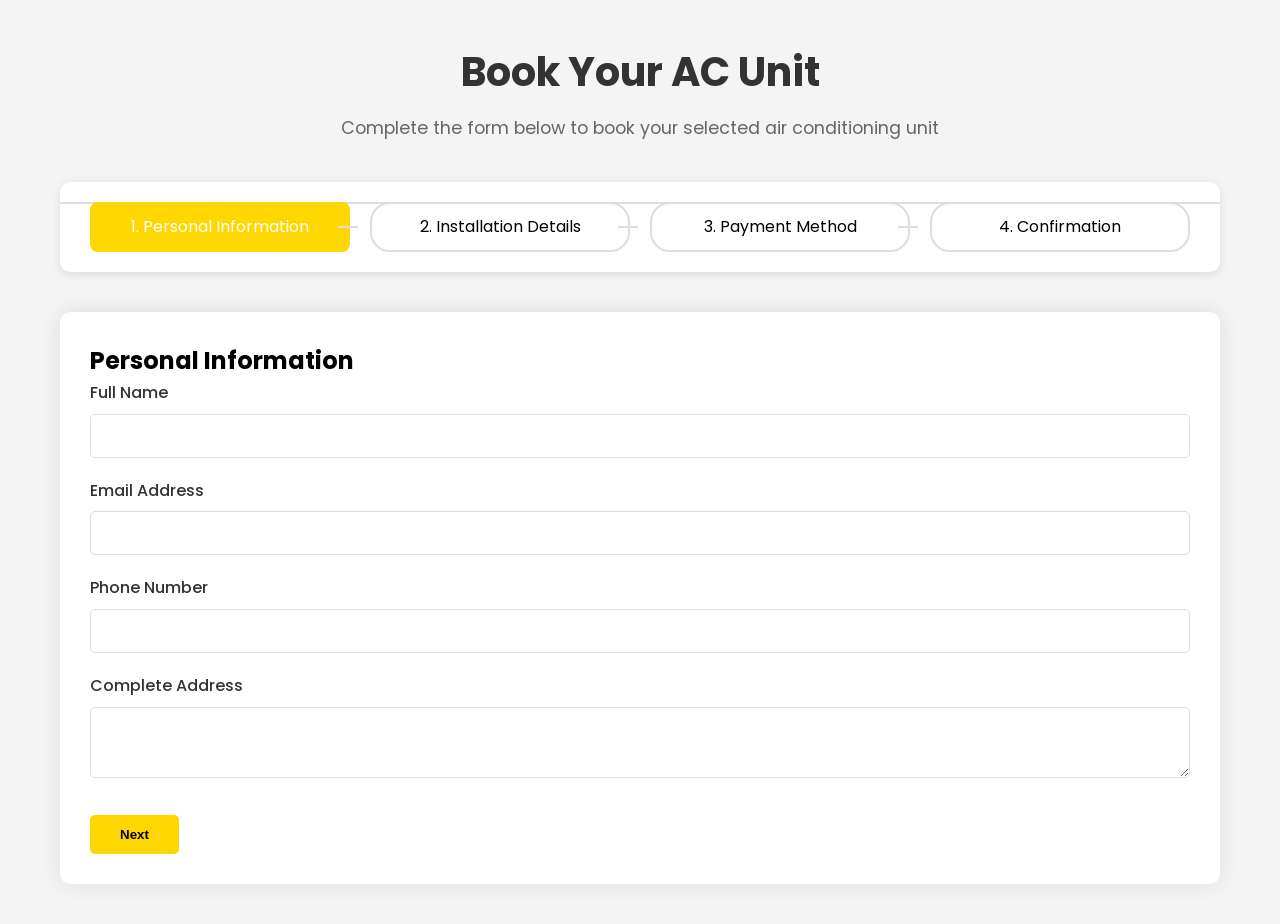
<file: booknow.html>
<!DOCTYPE html>
<html lang="en">
<head>
    <meta charset="UTF-8">
    <meta name="viewport" content="width=device-width, initial-scale=1.0">
    <title>Book AC Unit - ServPro Consolidated Inc.</title>
    <link href="https://fonts.googleapis.com/css2?family=Poppins:wght@300;400;500;600;700&display=swap" rel="stylesheet">
    <link rel="stylesheet" href="https://cdnjs.cloudflare.com/ajax/libs/font-awesome/6.0.0/css/all.min.css">
    <link rel="stylesheet" href="css/style.css">
    <style>
        .booking-container {
            max-width: 1200px;
            margin: 0 auto;
            padding: 40px 20px;
        }

        .booking-header {
            text-align: center;
            margin-bottom: 40px;
        }

        .booking-header h1 {
            font-size: 2.5em;
            color: #333;
            margin-bottom: 10px;
        }

        .booking-header p {
            color: #666;
            font-size: 1.1em;
        }

        .booking-steps {
            display: flex;
            justify-content: space-between;
            margin-bottom: 40px;
            position: relative;
        }

        .booking-steps::before {
            content: '';
            position: absolute;
            top: 20px;
            left: 0;
            right: 0;
            height: 2px;
            background: #ddd;
            z-index: 1;
        }

        .step {
            position: relative;
            z-index: 2;
            background: white;
            padding: 10px 20px;
            border-radius: 20px;
            border: 2px solid #ddd;
            text-align: center;
            flex: 1;
            margin: 0 10px;
        }

        .step.active {
            border-color: #FFD700;
            background: #FFD700;
            color: white;
        }

        .step.completed {
            border-color: #4CAF50;
            background: #4CAF50;
            color: white;
        }

        .booking-form {
            background: white;
            padding: 30px;
            border-radius: 10px;
            box-shadow: 0 0 20px rgba(0,0,0,0.1);
        }

        .form-section {
            display: none;
        }

        .form-section.active {
            display: block;
        }

        .form-group {
            margin-bottom: 20px;
        }

        .form-group label {
            display: block;
            margin-bottom: 8px;
            font-weight: 500;
            color: #333;
        }

        .form-group input,
        .form-group select,
        .form-group textarea {
            width: 100%;
            padding: 12px;
            border: 1px solid #ddd;
            border-radius: 5px;
            font-size: 1em;
            transition: border-color 0.3s;
        }

        .form-group input:focus,
        .form-group select:focus,
        .form-group textarea:focus {
            border-color: #FFD700;
            outline: none;
        }

        .form-actions {
            display: flex;
            justify-content: space-between;
            margin-top: 30px;
        }

        .btn {
            padding: 12px 30px;
            border: none;
            border-radius: 5px;
            cursor: pointer;
            font-weight: 600;
            transition: all 0.3s;
        }

        .btn-primary {
            background: #FFD700;
            color: #000;
        }

        .btn-secondary {
            background: #f8f9fa;
            color: #333;
            border: 1px solid #ddd;
        }

        .btn:hover {
            transform: translateY(-2px);
            box-shadow: 0 5px 15px rgba(0,0,0,0.1);
        }

        .summary-section {
            background: #f8f9fa;
            padding: 20px;
            border-radius: 5px;
            margin-top: 30px;
        }

        .summary-item {
            display: flex;
            justify-content: space-between;
            margin-bottom: 10px;
            padding-bottom: 10px;
            border-bottom: 1px solid #ddd;
        }

        .summary-item:last-child {
            border-bottom: none;
        }

        .summary-label {
            font-weight: 500;
            color: #666;
        }

        .summary-value {
            font-weight: 600;
            color: #333;
        }

        .total-amount {
            font-size: 1.2em;
            font-weight: 700;
            color: #FFD700;
            margin-top: 20px;
            text-align: right;
        }

        .back-to-top {
            position: fixed;
            bottom: 30px;
            right: 30px;
            background: #0057B8;
            color: white;
            width: 50px;
            height: 50px;
            border-radius: 50%;
            display: flex;
            align-items: center;
            justify-content: center;
            cursor: pointer;
            opacity: 0;
            visibility: hidden;
            transition: all 0.3s ease;
            z-index: 1000;
            box-shadow: 0 2px 10px rgba(0,0,0,0.2);
        }

        .back-to-top.visible {
            opacity: 1;
            visibility: visible;
        }

        .back-to-top:hover {
            background: #003d82;
            transform: translateY(-3px);
        }

        .back-to-top i {
            font-size: 1.2em;
        }
    </style>
</head>
<body>
    <div class="booking-container">
        <div class="booking-header">
            <h1>Book Your AC Unit</h1>
            <p>Complete the form below to book your selected air conditioning unit</p>
        </div>

        <div class="booking-steps">
            <div class="step active" data-step="1">1. Personal Information</div>
            <div class="step" data-step="2">2. Installation Details</div>
            <div class="step" data-step="3">3. Payment Method</div>
            <div class="step" data-step="4">4. Confirmation</div>
        </div>

        <div class="booking-form">
            <!-- Step 1: Personal Information -->
            <div class="form-section active" id="step1">
                <h2>Personal Information</h2>
                <div class="form-group">
                    <label for="fullName">Full Name</label>
                    <input type="text" id="fullName" required>
                </div>
                <div class="form-group">
                    <label for="email">Email Address</label>
                    <input type="email" id="email" required>
                </div>
                <div class="form-group">
                    <label for="phone">Phone Number</label>
                    <input type="tel" id="phone" required>
                </div>
                <div class="form-group">
                    <label for="address">Complete Address</label>
                    <textarea id="address" rows="3" required></textarea>
                </div>
            </div>

            <!-- Step 2: Installation Details -->
            <div class="form-section" id="step2">
                <h2>Installation Details</h2>
                <div class="form-group">
                    <label for="acType">AC Type</label>
                    <select id="acType" required>
                        <option value="">Select AC Type</option>
                        <option value="window">Window Type</option>
                        <option value="split">Split Type</option>
                        <option value="inverter">Inverter Type</option>
                    </select>
                </div>
                <div class="form-group">
                    <label for="brand">Brand</label>
                    <select id="brand" required>
                        <option value="">Select Brand</option>
                        <option value="aux">AUX</option>
                        <option value="carrier">Carrier</option>
                        <option value="daikin">Daikin</option>
                        <option value="gree">Gree</option>
                    </select>
                </div>
                <div class="form-group">
                    <label for="capacity">Capacity (HP)</label>
                    <select id="capacity" required>
                        <option value="">Select Capacity</option>
                        <option value="1.0">1.0 HP</option>
                        <option value="1.5">1.5 HP</option>
                        <option value="2.0">2.0 HP</option>
                        <option value="2.5">2.5 HP</option>
                    </select>
                </div>
                <div class="form-group">
                    <label for="installationDate">Preferred Installation Date</label>
                    <input type="date" id="installationDate" required>
                </div>
            </div>

            <!-- Step 3: Payment Method -->
            <div class="form-section" id="step3">
                <h2>Payment Method</h2>
                <div class="form-group">
                    <label>Select Payment Method</label>
                    <div class="payment-options">
                        <label class="payment-option">
                            <input type="radio" name="payment" value="cash" required>
                            <span>Cash on Delivery</span>
                        </label>
                        <label class="payment-option">
                            <input type="radio" name="payment" value="bank">
                            <span>Bank Transfer</span>
                        </label>
                        <label class="payment-option">
                            <input type="radio" name="payment" value="gcash">
                            <span>GCash</span>
                        </label>
                    </div>
                </div>
                <div class="summary-section">
                    <h3>Order Summary</h3>
                    <div class="summary-item">
                        <span class="summary-label">AC Type:</span>
                        <span class="summary-value" id="summaryAcType">-</span>
                    </div>
                    <div class="summary-item">
                        <span class="summary-label">Brand:</span>
                        <span class="summary-value" id="summaryBrand">-</span>
                    </div>
                    <div class="summary-item">
                        <span class="summary-label">Capacity:</span>
                        <span class="summary-value" id="summaryCapacity">-</span>
                    </div>
                    <div class="summary-item">
                        <span class="summary-label">Installation Date:</span>
                        <span class="summary-value" id="summaryDate">-</span>
                    </div>
                    <div class="total-amount">
                        Total Amount: ₱<span id="totalAmount">0.00</span>
                    </div>
                </div>
            </div>

            <!-- Step 4: Confirmation -->
            <div class="form-section" id="step4">
                <h2>Booking Confirmation</h2>
                <div class="confirmation-message">
                    <i class="fas fa-check-circle" style="color: #4CAF50; font-size: 48px;"></i>
                    <h3>Thank you for your booking!</h3>
                    <p>We have received your booking request. Our team will contact you shortly to confirm your order and installation details.</p>
                    <p>Booking Reference: <strong id="bookingReference">SP-2024-XXXX</strong></p>
                </div>
            </div>

            <div class="form-actions">
                <button class="btn btn-secondary" id="prevBtn" style="display: none;">Previous</button>
                <button class="btn btn-primary" id="nextBtn">Next</button>
            </div>
        </div>
    </div>

    <div class="back-to-top" id="backToTop">
        <i class="fas fa-arrow-up"></i>
    </div>

    <script>
        document.addEventListener('DOMContentLoaded', function() {
            const steps = document.querySelectorAll('.step');
            const sections = document.querySelectorAll('.form-section');
            const prevBtn = document.getElementById('prevBtn');
            const nextBtn = document.getElementById('nextBtn');
            let currentStep = 1;

            // Get URL parameters
            const urlParams = new URLSearchParams(window.location.search);
            const dealType = urlParams.get('deal');
            const dealPrice = urlParams.get('price');

            // Deal information mapping
            const dealInfo = {
                'summer-cooling': {
                    acType: 'split',
                    brand: 'Standard',
                    capacity: '1.5',
                    price: 10500
                },
                'home-comfort': {
                    acType: 'window',
                    brand: 'Premium',
                    capacity: '2.0',
                    price: 28500
                },
                'premium-package': {
                    acType: 'inverter',
                    brand: 'Premium',
                    capacity: '2.5',
                    price: 33800
                }
            };

            // Pre-fill form if deal is selected
            if (dealType && dealInfo[dealType]) {
                const deal = dealInfo[dealType];
                document.getElementById('acType').value = deal.acType;
                document.getElementById('brand').value = deal.brand;
                document.getElementById('capacity').value = deal.capacity;
                document.getElementById('totalAmount').textContent = deal.price.toLocaleString('en-US', {minimumFractionDigits: 2});
                
                // Update summary
                updateSummary();
            }

            function updateSteps() {
                steps.forEach((step, index) => {
                    if (index + 1 < currentStep) {
                        step.classList.add('completed');
                        step.classList.remove('active');
                    } else if (index + 1 === currentStep) {
                        step.classList.add('active');
                        step.classList.remove('completed');
                    } else {
                        step.classList.remove('active', 'completed');
                    }
                });

                sections.forEach((section, index) => {
                    section.classList.toggle('active', index + 1 === currentStep);
                });

                prevBtn.style.display = currentStep > 1 ? 'block' : 'none';
                nextBtn.textContent = currentStep === 4 ? 'Submit' : 'Next';
            }

            function updateSummary() {
                document.getElementById('summaryAcType').textContent = document.getElementById('acType').value || '-';
                document.getElementById('summaryBrand').textContent = document.getElementById('brand').value || '-';
                document.getElementById('summaryCapacity').textContent = document.getElementById('capacity').value || '-';
                document.getElementById('summaryDate').textContent = document.getElementById('installationDate').value || '-';
                
                // Update total amount if deal is selected
                if (dealType && dealInfo[dealType]) {
                    document.getElementById('totalAmount').textContent = dealInfo[dealType].price.toLocaleString('en-US', {minimumFractionDigits: 2});
                }
            }

            nextBtn.addEventListener('click', function() {
                if (currentStep < 4) {
                    currentStep++;
                    updateSteps();
                    if (currentStep === 3) {
                        updateSummary();
                    }
                } else {
                    // Generate booking reference
                    const ref = 'SP-' + new Date().getFullYear() + '-' + Math.floor(Math.random() * 10000).toString().padStart(4, '0');
                    document.getElementById('bookingReference').textContent = ref;
                    
                    // Show success message
                    alert('Booking successful! Your reference number is: ' + ref);
                }
            });

            prevBtn.addEventListener('click', function() {
                if (currentStep > 1) {
                    currentStep--;
                    updateSteps();
                }
            });

            // Add event listeners to form fields to update summary
            document.getElementById('acType').addEventListener('change', updateSummary);
            document.getElementById('brand').addEventListener('change', updateSummary);
            document.getElementById('capacity').addEventListener('change', updateSummary);
            document.getElementById('installationDate').addEventListener('change', updateSummary);

            const backToTopButton = document.getElementById('backToTop');
            let lastScrollTop = 0;

            window.addEventListener('scroll', function() {
                const scrollTop = window.pageYOffset || document.documentElement.scrollTop;
                
                if (scrollTop > 300) {
                    backToTopButton.classList.add('visible');
                } else {
                    backToTopButton.classList.remove('visible');
                }

                if (scrollTop < lastScrollTop) {
                    backToTopButton.classList.remove('visible');
                }

                lastScrollTop = scrollTop;
            });

            backToTopButton.addEventListener('click', function() {
                window.scrollTo({
                    top: 0,
                    behavior: 'smooth'
                });
            });
        });
    </script>
</body>
</html>
</file>
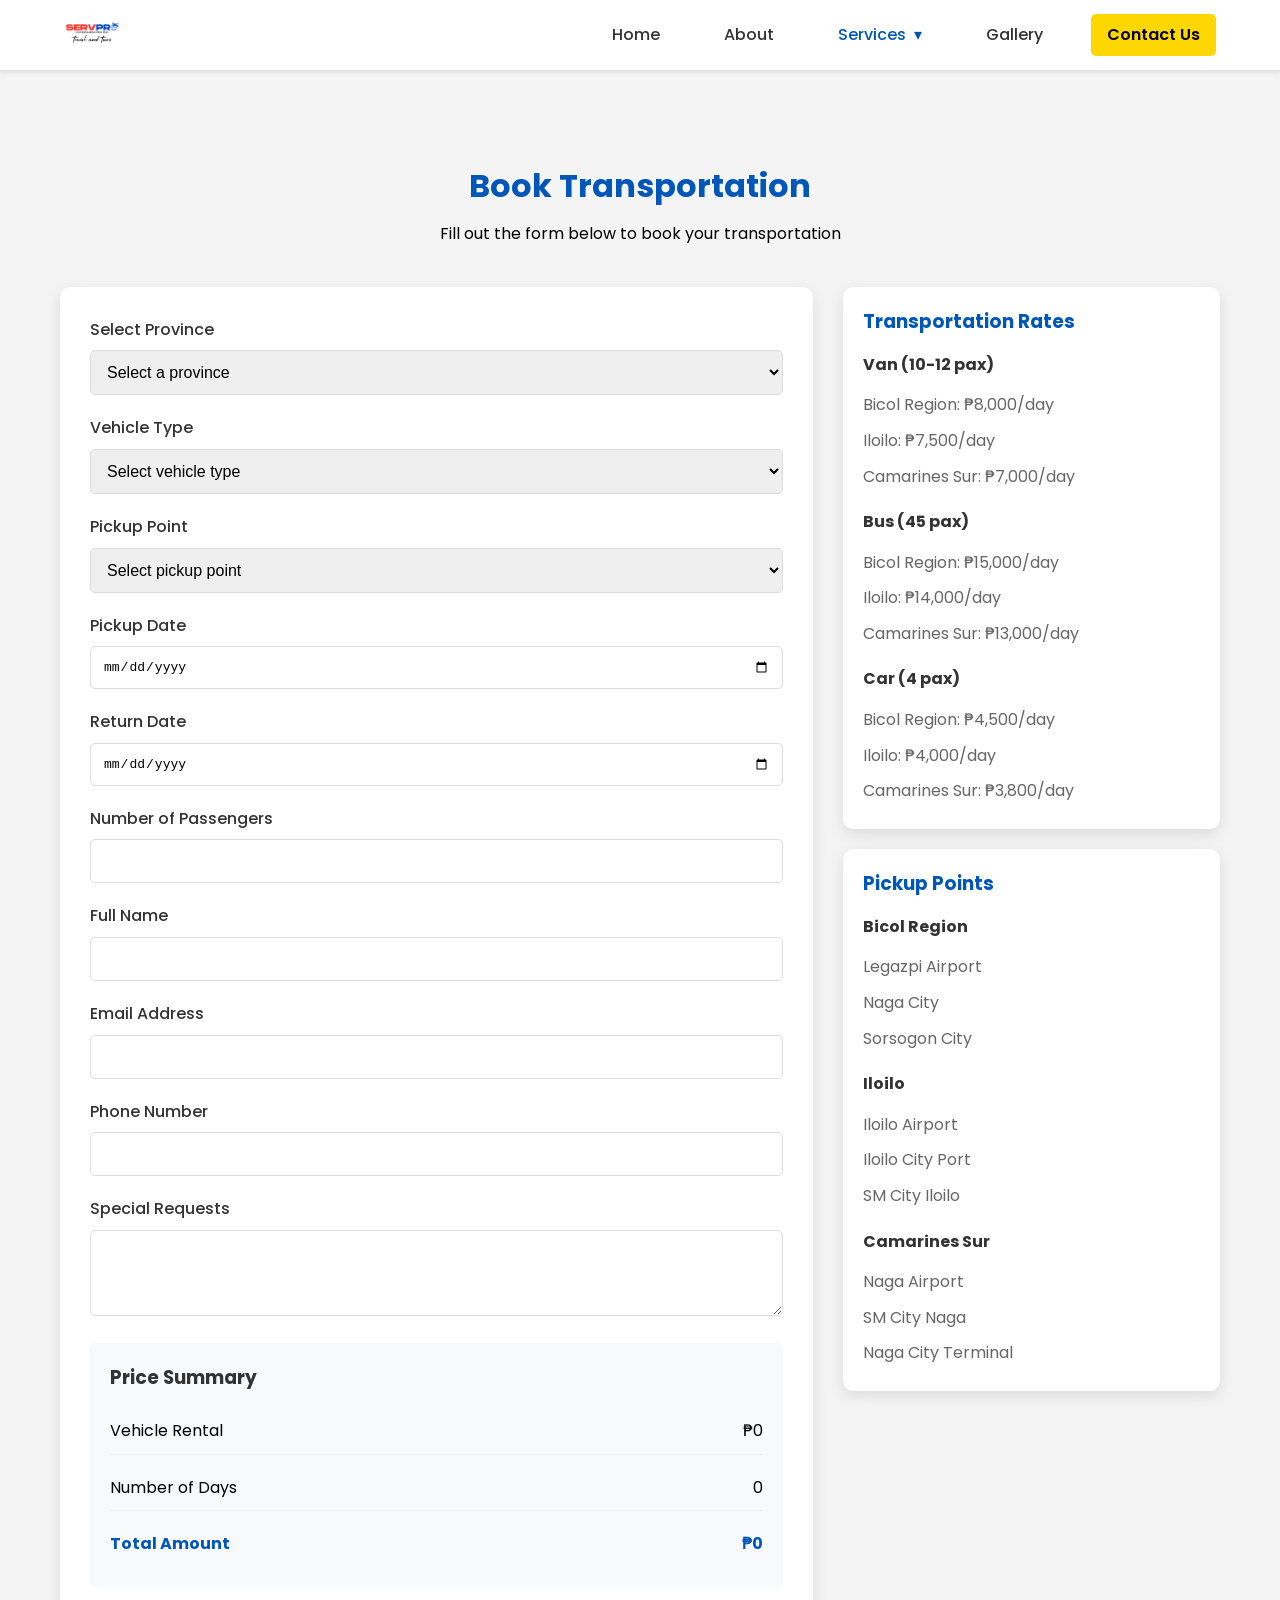
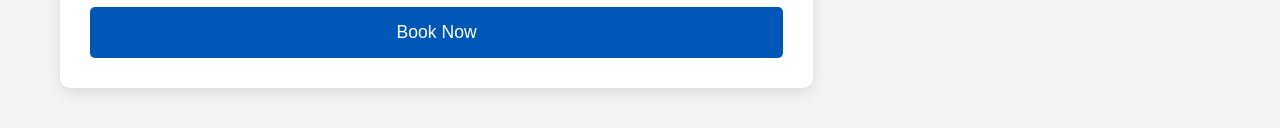
<file: booktransportation.html>
<!DOCTYPE html>
<html lang="en">
<head>
    <meta charset="UTF-8">
    <meta name="viewport" content="width=device-width, initial-scale=1.0">
    <title>Book Transportation - ServPro Consolidated Inc.</title>
    <link rel="stylesheet" href="css/style.css">
    <link href="https://fonts.googleapis.com/css2?family=Poppins:wght@300;400;500;600;700&display=swap" rel="stylesheet">
    <link rel="stylesheet" href="https://cdnjs.cloudflare.com/ajax/libs/font-awesome/6.0.0/css/all.min.css">
</head>
<body>
    <!-- Navigation Bar -->
    <nav class="navbar">
        <div class="logo">
            <a href="index.html">
                <img src="imgs/Servpro Travels Logo.png" alt="ServPro Logo">
            </a>
        </div>
        <div class="nav-links">
            <a href="index.html">Home</a>
            <a href="aboutus.html">About</a>
            <div class="dropdown">
                <a href="#" class="active">Services <span class="dropdown-arrow">▾</span></a>
                <div class="dropdown-content">
                    <a href="airconditioners.html">Air Conditioner</a>
                    <a href="travelandtour.html" class="active">Travel & Tours</a>
                </div>
            </div>
            <a href="#gallery">Gallery</a>
            <a href="#contact" class="contact-btn">Contact Us</a>
        </div>
    </nav>

    <main>
        <div class="transportation-booking-container">
            <div class="booking-header">
                <h1>Book Transportation</h1>
                <p>Fill out the form below to book your transportation</p>
            </div>

            <div class="booking-content">
                <div class="booking-form">
                    <form id="transportationForm">
                        <div class="form-group">
                            <label for="province">Select Province</label>
                            <select id="province" name="province" required>
                                <option value="">Select a province</option>
                                <option value="bicol">Bicol Region</option>
                                <option value="iloilo">Iloilo</option>
                                <option value="camsur">Camarines Sur</option>
                            </select>
                        </div>

                        <div class="form-group">
                            <label for="vehicleType">Vehicle Type</label>
                            <select id="vehicleType" name="vehicleType" required>
                                <option value="">Select vehicle type</option>
                                <option value="van">Van (10-12 pax)</option>
                                <option value="bus">Bus (45 pax)</option>
                                <option value="car">Car (4 pax)</option>
                            </select>
                        </div>

                        <div class="form-group">
                            <label for="pickupPoint">Pickup Point</label>
                            <select id="pickupPoint" name="pickupPoint" required>
                                <option value="">Select pickup point</option>
                                <option value="legazpi-airport">Legazpi Airport</option>
                                <option value="naga-city">Naga City</option>
                                <option value="sorsogon-city">Sorsogon City</option>
                                <option value="iloilo-airport">Iloilo Airport</option>
                                <option value="iloilo-city-port">Iloilo City Port</option>
                                <option value="sm-city-iloilo">SM City Iloilo</option>
                                
                                <!-- Pickup points will be populated based on province selection -->
                            </select>
                        </div>

                        <div class="form-group">
                            <label for="pickupDate">Pickup Date</label>
                            <input type="date" id="pickupDate" name="pickupDate" required>
                        </div>

                        <div class="form-group">
                            <label for="returnDate">Return Date</label>
                            <input type="date" id="returnDate" name="returnDate" required>
                        </div>

                        <div class="form-group">
                            <label for="passengers">Number of Passengers</label>
                            <input type="number" id="passengers" name="passengers" min="1" required>
                        </div>

                        <div class="form-group">
                            <label for="name">Full Name</label>
                            <input type="text" id="name" name="name" required>
                        </div>

                        <div class="form-group">
                            <label for="email">Email Address</label>
                            <input type="email" id="email" name="email" required>
                        </div>

                        <div class="form-group">
                            <label for="phone">Phone Number</label>
                            <input type="tel" id="phone" name="phone" required>
                        </div>

                        <div class="form-group">
                            <label for="specialRequests">Special Requests</label>
                            <textarea id="specialRequests" name="specialRequests" rows="4"></textarea>
                        </div>

                        <div class="price-summary">
                            <h3>Price Summary</h3>
                            <div class="price-details">
                                <div class="price-item">
                                    <span>Vehicle Rental</span>
                                    <span id="vehiclePrice">₱0</span>
                                </div>
                                <div class="price-item">
                                    <span>Number of Days</span>
                                    <span id="numberOfDays">0</span>
                                </div>
                                <div class="price-item total">
                                    <span>Total Amount</span>
                                    <span id="totalAmount">₱0</span>
                                </div>
                            </div>
                        </div>

                        <button type="submit" class="submit-btn">Book Now</button>
                    </form>
                </div>

                <div class="booking-info">
                    <div class="info-card">
                        <h3>Transportation Rates</h3>
                        <div class="rate-list">
                            <div class="rate-item">
                                <h4>Van (10-12 pax)</h4>
                                <ul>
                                    <li>Bicol Region: ₱8,000/day</li>
                                    <li>Iloilo: ₱7,500/day</li>
                                    <li>Camarines Sur: ₱7,000/day</li>
                                </ul>
                            </div>
                            <div class="rate-item">
                                <h4>Bus (45 pax)</h4>
                                <ul>
                                    <li>Bicol Region: ₱15,000/day</li>
                                    <li>Iloilo: ₱14,000/day</li>
                                    <li>Camarines Sur: ₱13,000/day</li>
                                </ul>
                            </div>
                            <div class="rate-item">
                                <h4>Car (4 pax)</h4>
                                <ul>
                                    <li>Bicol Region: ₱4,500/day</li>
                                    <li>Iloilo: ₱4,000/day</li>
                                    <li>Camarines Sur: ₱3,800/day</li>
                                </ul>
                            </div>
                        </div>
                    </div>

                    <div class="info-card">
                        <h3>Pickup Points</h3>
                        <div class="pickup-list">
                            <div class="pickup-item">
                                <h4>Bicol Region</h4>
                                <ul>
                                    <li>Legazpi Airport</li>
                                    <li>Naga City</li>
                                    <li>Sorsogon City</li>
                                </ul>
                            </div>
                            <div class="pickup-item">
                                <h4>Iloilo</h4>
                                <ul>
                                    <li>Iloilo Airport</li>
                                    <li>Iloilo City Port</li>
                                    <li>SM City Iloilo</li>
                                </ul>
                            </div>
                            <div class="pickup-item">
                                <h4>Camarines Sur</h4>
                                <ul>
                                    <li>Naga Airport</li>
                                    <li>SM City Naga</li>
                                    <li>Naga City Terminal</li>
                                </ul>
                            </div>
                        </div>
                    </div>
                </div>
            </div>
        </div>
    </main>

    <style>
        .transportation-booking-container {
            max-width: 1200px;
            margin: 0 auto;
            padding: 40px 20px;
        }

        .booking-header {
            text-align: center;
            margin-bottom: 40px;
        }

        .booking-header h1 {
            color: #0057B8;
            margin-bottom: 10px;
        }

        .booking-content {
            display: grid;
            grid-template-columns: 2fr 1fr;
            gap: 30px;
        }

        .booking-form {
            background: white;
            padding: 30px;
            border-radius: 10px;
            box-shadow: 0 5px 15px rgba(0,0,0,0.1);
        }

        .form-group {
            margin-bottom: 20px;
        }

        .form-group label {
            display: block;
            margin-bottom: 8px;
            color: #333;
            font-weight: 500;
        }

        .form-group input,
        .form-group select,
        .form-group textarea {
            width: 100%;
            padding: 12px;
            border: 1px solid #ddd;
            border-radius: 5px;
            font-size: 1em;
        }

        .price-summary {
            background: #f8f9fa;
            padding: 20px;
            border-radius: 5px;
            margin: 20px 0;
        }

        .price-summary h3 {
            margin-bottom: 15px;
            color: #333;
        }

        .price-details {
            display: flex;
            flex-direction: column;
            gap: 10px;
        }

        .price-item {
            display: flex;
            justify-content: space-between;
            padding: 10px 0;
            border-bottom: 1px solid #eee;
        }

        .price-item.total {
            font-weight: 700;
            color: #0057B8;
            border-bottom: none;
        }

        .submit-btn {
            width: 100%;
            padding: 15px;
            background: #0057B8;
            color: white;
            border: none;
            border-radius: 5px;
            font-size: 1.1em;
            cursor: pointer;
            transition: background 0.3s ease;
        }

        .submit-btn:hover {
            background: #003d82;
        }

        .booking-info {
            display: flex;
            flex-direction: column;
            gap: 20px;
        }

        .info-card {
            background: white;
            padding: 20px;
            border-radius: 10px;
            box-shadow: 0 5px 15px rgba(0,0,0,0.1);
        }

        .info-card h3 {
            color: #0057B8;
            margin-bottom: 15px;
        }

        .rate-list,
        .pickup-list {
            display: flex;
            flex-direction: column;
            gap: 15px;
        }

        .rate-item h4,
        .pickup-item h4 {
            color: #333;
            margin-bottom: 10px;
        }

        .rate-item ul,
        .pickup-item ul {
            list-style: none;
            padding: 0;
            margin: 0;
        }

        .rate-item li,
        .pickup-item li {
            padding: 5px 0;
            color: #666;
        }

        @media (max-width: 768px) {
            .booking-content {
                grid-template-columns: 1fr;
            }
        }

        .back-to-top {
            position: fixed;
            bottom: 30px;
            right: 30px;
            background: #0057B8;
            color: white;
            width: 50px;
            height: 50px;
            border-radius: 50%;
            display: flex;
            align-items: center;
            justify-content: center;
            cursor: pointer;
            opacity: 0;
            visibility: hidden;
            transition: all 0.3s ease;
            z-index: 1000;
            box-shadow: 0 2px 10px rgba(0,0,0,0.2);
        }

        .back-to-top.visible {
            opacity: 1;
            visibility: visible;
        }

        .back-to-top:hover {
            background: #003d82;
            transform: translateY(-3px);
        }

        .back-to-top i {
            font-size: 1.2em;
        }
    </style>

    <div class="back-to-top" id="backToTop">
        <i class="fas fa-arrow-up"></i>
    </div>

    <script>
        document.addEventListener('DOMContentLoaded', function() {
            const provinceSelect = document.getElementById('province');
            const vehicleTypeSelect = document.getElementById('vehicleType');
            const pickupPointSelect = document.getElementById('pickupPoint');
            const pickupDateInput = document.getElementById('pickupDate');
            const returnDateInput = document.getElementById('returnDate');
            const vehiclePriceSpan = document.getElementById('vehiclePrice');
            const numberOfDaysSpan = document.getElementById('numberOfDays');
            const totalAmountSpan = document.getElementById('totalAmount');

            // Set minimum date for pickup and return
            const today = new Date().toISOString().split('T')[0];
            pickupDateInput.min = today;
            returnDateInput.min = today;

            // Update return date minimum when pickup date changes
            pickupDateInput.addEventListener('change', function() {
                returnDateInput.min = this.value;
                if (returnDateInput.value && returnDateInput.value < this.value) {
                    returnDateInput.value = this.value;
                }
                calculateTotal();
            });

            // Calculate total when return date changes
            returnDateInput.addEventListener('change', calculateTotal);

            // Update pickup points based on province selection
            provinceSelect.addEventListener('change', function() {
                const province = this.value;
                pickupPointSelect.innerHTML = '<option value="">Select pickup point</option>';
                
                if (province === 'bicol') {
                    addPickupPoint('Legazpi Airport');
                    addPickupPoint('Naga City');
                    addPickupPoint('Sorsogon City');
                } else if (province === 'iloilo') {
                    addPickupPoint('Iloilo Airport');
                    addPickupPoint('Iloilo City Port');
                    addPickupPoint('SM City Iloilo');
                } else if (province === 'camsur') {
                    addPickupPoint('Naga Airport');
                    addPickupPoint('SM City Naga');
                    addPickupPoint('Naga City Terminal');
                }
            });

            function addPickupPoint(point) {
                const option = document.createElement('option');
                option.value = point.toLowerCase().replace(/\s+/g, '-');
                option.textContent = point;
                pickupPointSelect.appendChild(option);
            }

            // Calculate total amount
            function calculateTotal() {
                const province = provinceSelect.value;
                const vehicleType = vehicleTypeSelect.value;
                const pickupDate = new Date(pickupDateInput.value);
                const returnDate = new Date(returnDateInput.value);

                if (!province || !vehicleType || !pickupDateInput.value || !returnDateInput.value) {
                    return;
                }

                const days = Math.ceil((returnDate - pickupDate) / (1000 * 60 * 60 * 24)) + 1;
                numberOfDaysSpan.textContent = days;

                let pricePerDay = 0;
                if (province === 'bicol') {
                    if (vehicleType === 'van') pricePerDay = 8000;
                    else if (vehicleType === 'bus') pricePerDay = 15000;
                    else if (vehicleType === 'car') pricePerDay = 4500;
                } else if (province === 'iloilo') {
                    if (vehicleType === 'van') pricePerDay = 7500;
                    else if (vehicleType === 'bus') pricePerDay = 14000;
                    else if (vehicleType === 'car') pricePerDay = 4000;
                } else if (province === 'camsur') {
                    if (vehicleType === 'van') pricePerDay = 7000;
                    else if (vehicleType === 'bus') pricePerDay = 13000;
                    else if (vehicleType === 'car') pricePerDay = 3800;
                }

                const total = pricePerDay * days;
                vehiclePriceSpan.textContent = `₱${pricePerDay.toLocaleString()}/day`;
                totalAmountSpan.textContent = `₱${total.toLocaleString()}`;
            }

            // Update total when vehicle type changes
            vehicleTypeSelect.addEventListener('change', calculateTotal);

            // Form submission
            document.getElementById('transportationForm').addEventListener('submit', function(e) {
                e.preventDefault();
                // Here you would typically send the form data to your server
                alert('Booking request submitted successfully! We will contact you shortly.');
                this.reset();
            });

            // Back to top button functionality
            const backToTopButton = document.getElementById('backToTop');
            let lastScrollTop = 0;

            window.addEventListener('scroll', function() {
                const scrollTop = window.pageYOffset || document.documentElement.scrollTop;
                
                // Show button when scrolling down
                if (scrollTop > 300) {
                    backToTopButton.classList.add('visible');
                } else {
                    backToTopButton.classList.remove('visible');
                }

                // Hide button when scrolling up
                if (scrollTop < lastScrollTop) {
                    backToTopButton.classList.remove('visible');
                }

                lastScrollTop = scrollTop;
            });

            // Scroll to top when button is clicked
            backToTopButton.addEventListener('click', function() {
                window.scrollTo({
                    top: 0,
                    behavior: 'smooth'
                });
            });
        });
    </script>
</body>
</html>
</file>
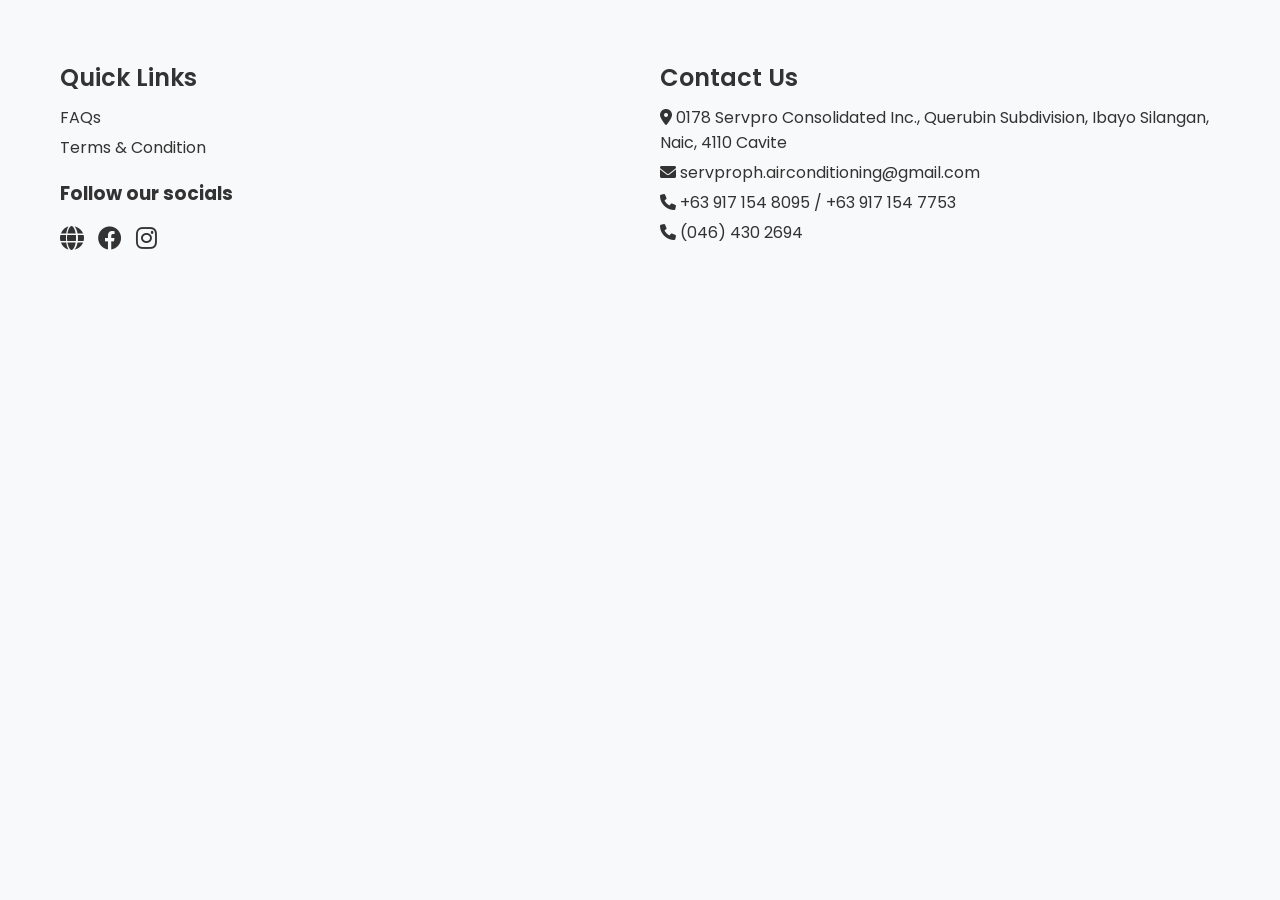
<file: contact.html>
<!DOCTYPE html>
<html lang="en">
<head>
    <meta charset="UTF-8">
    <meta name="viewport" content="width=device-width, initial-scale=1.0">
    <title>Contact Us</title>
    <link href="https://fonts.googleapis.com/css2?family=Poppins:wght@300;400;500;600;700&display=swap" rel="stylesheet">
    <link rel="stylesheet" href="https://cdnjs.cloudflare.com/ajax/libs/font-awesome/6.0.0/css/all.min.css">
    <style>
        body {
            font-family: 'Poppins', sans-serif;
            margin: 0;
            padding: 0;
            background-color: #f8f9fa;
            color: #333;
        }
        .container {
            max-width: 1200px;
            margin: 0 auto;
            padding: 20px;
            display: flex;
            justify-content: space-between;
        }
        .section {
            flex: 1;
            padding: 20px;
        }
        .section h2 {
            font-weight: 600;
            margin-bottom: 10px;
        }
        .section p, .section a {
            margin: 5px 0;
            color: #333;
            text-decoration: none;
        }
        .social-icons i {
            margin-right: 10px;
            color: #333;
            font-size: 1.5rem;
        }
    </style>
</head>
<body>
    <div class="container">
        <div class="section">
            <h2>Quick Links</h2>
            <p><a href="#">FAQs</a></p>
            <p><a href="#">Terms & Condition</a></p>
            <h3>Follow our socials</h3>
            <div class="social-icons">
                <i class="fas fa-globe"></i>
                <i class="fab fa-facebook"></i>
                <i class="fab fa-instagram"></i>
            </div>
        </div>
        <div class="section">
            <h2>Contact Us</h2>
            <p><i class="fas fa-map-marker-alt"></i> 0178 Servpro Consolidated Inc., Querubin Subdivision, Ibayo Silangan, Naic, 4110 Cavite</p>
            <p><i class="fas fa-envelope"></i> servproph.airconditioning@gmail.com</p>
            <p><i class="fas fa-phone"></i> +63 917 154 8095 / +63 917 154 7753</p>
            <p><i class="fas fa-phone"></i> (046) 430 2694</p>
        </div>
    </div>
</body>
</html>
</file>
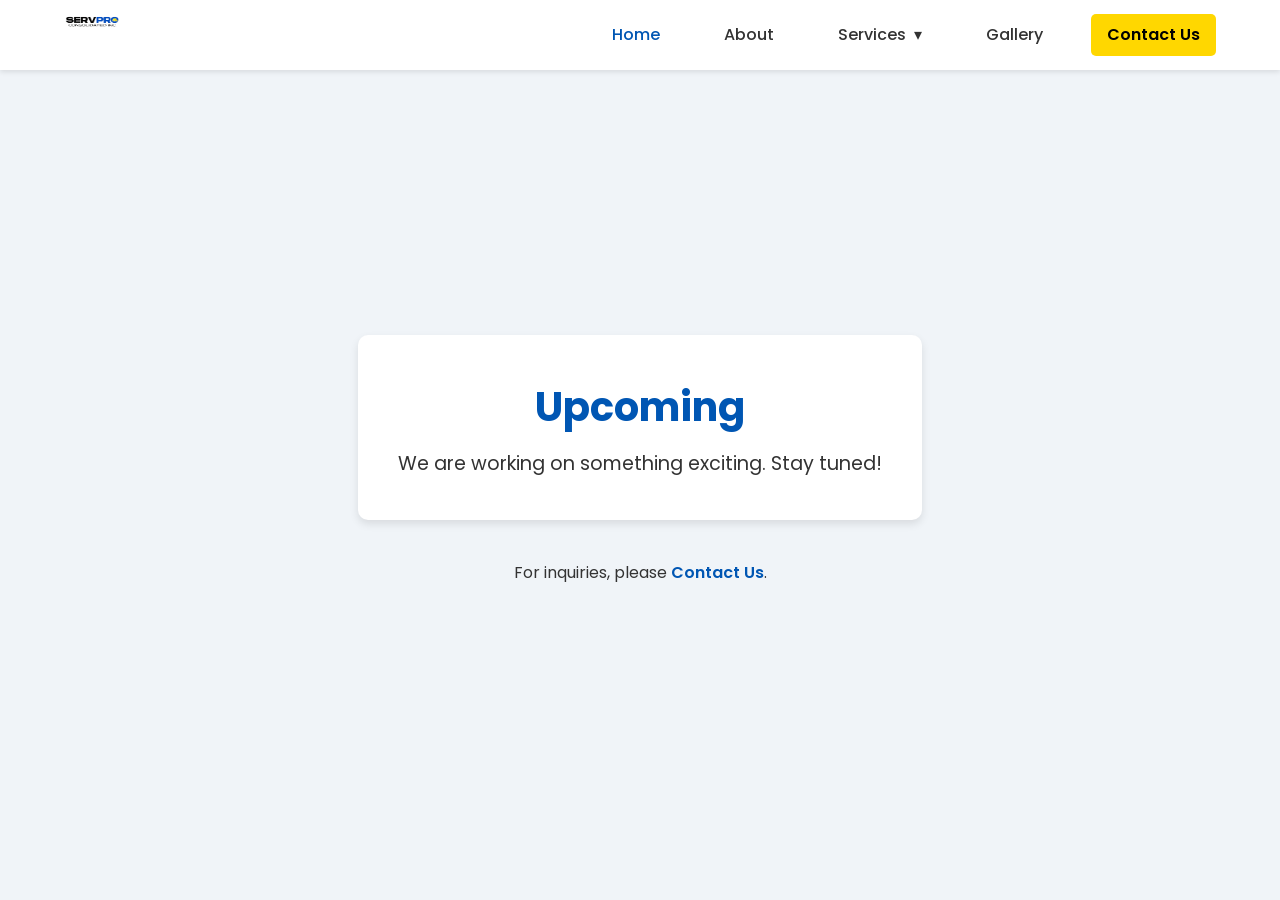
<file: maintenance.html>
<!DOCTYPE html>
<html lang="en">
<head>
    <meta charset="UTF-8">
    <meta name="viewport" content="width=device-width, initial-scale=1.0">
    <title>Maintenance - Upcoming Soon</title>
    <link href="https://fonts.googleapis.com/css2?family=Poppins:wght@300;400;500;600;700&display=swap" rel="stylesheet">
    <link rel="stylesheet" href="https://cdnjs.cloudflare.com/ajax/libs/font-awesome/6.0.0/css/all.min.css">
    <link rel="stylesheet" href="css/style.css">
    <style>
        body {
            font-family: 'Poppins', sans-serif;
            display: flex;
            flex-direction: column;
            align-items: center;
            justify-content: center;
            height: 100vh;
            margin: 0;
            background-color: #f0f4f8;
            color: #333;
            text-align: center;
        }
        .logo img {
            width: 150px;
            height: auto;
            margin-bottom: 20px;
        }
        .content {
            margin-top: 20px;
            background: white;
            padding: 40px;
            border-radius: 10px;
            box-shadow: 0 4px 8px rgba(0, 0, 0, 0.1);
        }
        .content h1 {
            font-size: 2.5em;
            color: #0056b3;
        }
        .content p {
            font-size: 1.2em;
            margin-top: 10px;
        }
        .contact {
            margin-top: 40px;
        }
        .contact a {
            color: #0056b3;
            text-decoration: none;
            font-weight: 600;
            transition: color 0.3s ease;
        }
        .contact a:hover {
            color: #003d7a;
        }
        .features {
            margin-top: 30px;
            text-align: left;
        }
        .features ul {
            list-style: none;
            padding: 0;
        }
        .features li {
            margin-bottom: 10px;
            font-size: 1.1em;
        }
        .features li::before {
            content: '✓';
            color: #0056b3;
            margin-right: 10px;
        }
    </style>
</head>
<body>
    <div class="preloader">
        <div class="loader"></div>
    </div>
    <header>
        <nav class="navbar">
            <div class="logo">
                <img src="imgs/servprologoblck.png" alt="ServPro Logo">
            </div>
            <div class="nav-links">
                <a href="index.html" class="active">Home</a>
                <a href="aboutus.html">About</a>
                <div class="dropdown">
                    <a href="#">Services <span class="dropdown-arrow">▾</span></a>
                    <div class="dropdown-content">
                        <a href="airconditioners.html">Air Conditioner</a>
                        <a href="travelandtour.html">Travel & Tours</a>
                    </div>
                </div>
                <a href="#gallery">Gallery</a>
                <a href="#contact" class="contact-btn">Contact Us</a>
            </div>
        </nav>
    </header>

    <div class="content">
        <h1>Upcoming</h1>
        <p>We are working on something exciting. Stay tuned!</p>
    </div>
    <div class="contact">
        <p>For inquiries, please <a href="contact.html">Contact Us</a>.</p>
    </div>
</body>
</html>
</file>
<file: css/style.css>
/* Global Styles */
:root {
    --primary-color: #0056b3;
    --secondary-color: #ffd700;
    --dark-color: #2c3e50;
    --light-color: #f8f9fa;
}

* {
    margin: 0;
    padding: 0;
    box-sizing: border-box;
}

body {
    font-family: 'Poppins', sans-serif;
    line-height: 1.6;
    background-color: #f4f4f4;
}

/* Navigation Bar */
.navbar {
    display: flex;
    justify-content: space-between;
    align-items: center;
    padding: 0.3rem 5%;  /* Reduced from 0.5rem */
    background-color: white;
    box-shadow: 0 2px 5px rgba(0,0,0,0.1);
    position: fixed;
    top: 0;
    left: 0;
    right: 0;
    z-index: 1000;
    height: 70px; /* Fixed height for consistency */
}

/* Add styles for the logo image to ensure it's not too large */
.navbar .logo img {
    height: 50px; /* Reduced from larger sizes */
    width: auto;
    transition: all 0.3s ease;
}

/* Adjust the nav links to match the new compact size */
.nav-links a {
    padding: 0.5rem 1rem;  /* Reduced padding for nav links */
}

.logo {
    flex: 0 0 auto;
}

.logo img {
    height: 100px;
    width: auto;
    transition: all 0.3s ease;
}

.nav-links {
    display: flex;
    align-items: center;
    gap: 1.5rem; /* Slightly reduced gap */
}

.nav-links a {
    color: #333;
    text-decoration: none;
    font-weight: 500;
    font-size: 0.95rem; /* Slightly smaller font */
    padding: 0.4rem 0.8rem; /* Reduced padding */
    transition: color 0.3s ease;
}

.nav-links a:hover,
.nav-links a.active {
    color: #0056b3;
}

.dropdown {
    position: relative;
    display: inline-block;
}

.dropdown-content {
    display: none;
    position: absolute;
    top: 40px; /* Adjusted to match new header height */
    left: 0;
    background-color: white;
    min-width: 200px;
    box-shadow: 0 8px 16px rgba(0,0,0,0.1);
    border-radius: 5px;
    z-index: 1000;
}

.dropdown:hover .dropdown-content {
    display: block;
}

.dropdown-content a {
    color: #333;
    padding: 12px 16px;
    text-decoration: none;
    display: block;
    transition: all 0.3s ease;
}

.dropdown-content a:hover {
    background-color: #f8f9fa;
    color: #0056b3;
}

.dropdown-arrow {
    display: inline-block;
    margin-left: 4px;
    transition: transform 0.3s ease;
}

.dropdown:hover .dropdown-arrow {
    transform: rotate(180deg);
}

.contact-btn {
    background-color: #ffd700;
    padding: 0.4rem 1.2rem; /* Reduced padding */
    border-radius: 5px;
    color: #000 !important;
    font-weight: 600 !important;
    font-size: 0.95rem;
    transition: background-color 0.3s ease !important;
}

.contact-btn:hover {
    background-color: #ffed4a;
    color: #000 !important;
}

/* Adjust main content to account for fixed navbar */
main {
    padding-top: 80px; /* Adjusted to match new header height plus some spacing */
}

/* Hero Section */
.hero {
    height: 100vh;
    background-size: cover;
    background-position: center;
    background-repeat: no-repeat;
    background-attachment: fixed;
    display: flex;
    align-items: center;
    justify-content: center;
    text-align: center;
    color: white;
    position: relative;
    overflow: hidden;
}

.hero::before {
    content: '';
    position: absolute;
    top: 0;
    left: 0;
    right: 0;
    bottom: 0;
    background: inherit;
    filter: brightness(0.6) contrast(1.2);
    z-index: 0;
}

.hero-overlay {
    position: absolute;
    top: 0;
    left: 0;
    right: 0;
    bottom: 0;
    background: rgba(0, 0, 0, 0.5);
    z-index: 1;
}

.hero-content {
    max-width: 800px;
    width: 90%;
    position: relative;
    z-index: 2;
    padding: 2rem;
}

.hero h1 {
    font-size: 2.8rem;
    margin-bottom: 1rem;
    font-weight: 400;
    color: white;
    letter-spacing: 1px;
}

.company-name {
    position: relative;
    margin: 0.5rem auto 1rem;
    max-width: 500px;
}

.company-name::after {
    content: '';
    position: absolute;
    bottom: -10px;
    left: 50%;
    transform: translateX(-50%);
    width: 100px;
    height: 3px;
    background-color: #ffd700;
}

.company-name img {
    max-width: 400px;
    height: auto;
    margin: 0 auto;
    display: block;
}

.tagline {
    font-size: 2.5rem;
    margin: 2rem 0;
    font-family: 'Poppins', cursive;
    font-style: italic;
    color: white;
    font-weight: 400;
    letter-spacing: 1px;
}

.cta-buttons {
    display: flex;
    gap: 1.5rem;
    justify-content: center;
    margin-top: 2rem;
}

.cta-button {
    padding: 0.8rem 2rem;
    border-radius: 25px;
    text-decoration: none;
    font-weight: 500;
    font-size: 1rem;
    transition: all 0.3s ease;
}

.cta-button.primary {
    background-color: rgba(0, 86, 179, 0.8);
    color: white;
    border: 2px solid transparent;
}

.cta-button.secondary {
    background-color: white;
    color: black;
    border: none;
}

.cta-button:hover {
    transform: translateY(-2px);
    box-shadow: 0 5px 15px rgba(0, 0, 0, 0.2);
}

/* Footer */
footer {
    background-color: var(--dark-color);
    color: white;
    text-align: center;
    padding: 1rem;
    position: fixed;
    bottom: 0;
    width: 100%;
}

/* Responsive Design */
@media (max-width: 768px) {
    .nav-links {
        display: none;
    }
    
    .hero h1 {
        font-size: 2rem;
    }
    
    .logo img {
        height: 60px;
    }
    
    .company-name img {
        max-width: 300px;
    }
    
    .tagline {
        font-size: 1.8rem;
    }
    
    .cta-buttons {
        flex-direction: column;
        align-items: center;
        gap: 1rem;
    }
    
    .cta-button {
        width: 200px;
    }
}

/* Animations */
@keyframes fadeIn {
    from {
        opacity: 0;
        transform: translateY(20px);
    }
    to {
        opacity: 1;
        transform: translateY(0);
    }
}

.hero-content {
    animation: fadeIn 1s ease-out;
}

/* About Section */
.about-section {
    padding: 80px 0;
    background-color: #fff;
}

.about-container {
    max-width: 1200px;
    margin: 0 auto;
    padding: 0 20px;
}

.about-content {
    display: flex;
    align-items: center;
    gap: 60px;
}

.about-text {
    flex: 1;
}

.section-title {
    color: #0056b3;
    font-size: 2.5rem;
    margin-bottom: 20px;
    position: relative;
    display: inline-block;
}

.section-title::after {
    content: '';
    position: absolute;
    bottom: -10px;
    left: 0;
    width: 80px;
    height: 4px;
    background-color: #ffd700;
}

.about-subtitle {
    color: #333;
    font-size: 1.8rem;
    margin-bottom: 20px;
}

.about-description {
    color: #666;
    line-height: 1.8;
    margin-bottom: 30px;
}

.read-more {
    display: inline-block;
    padding: 12px 30px;
    background-color: #0056b3;
    color: white;
    text-decoration: none;
    border-radius: 5px;
    transition: all 0.3s ease;
}

.read-more:hover {
    background-color: #003d82;
    transform: translateY(-2px);
    box-shadow: 0 5px 15px rgba(0, 0, 0, 0.2);
}

.about-image {
    flex: 1;
    position: relative;
}

.image-container {
    position: relative;
    padding: 20px;
}

.image-frame {
    position: relative;
    width: 100%;
    height: 400px;
    border: 2px solid #e0e0e0;
    overflow: hidden;
    background-color: #f8f9fa;
}

.image-frame img {
    width: 100%;
    height: 100%;
    object-fit: cover;
    transition: transform 0.3s ease;
}

.image-frame:hover img {
    transform: scale(1.05);
}

.blank-photo {
    width: 100%;
    height: 100%;
    background-color: #f8f9fa;
    position: relative;
}

.blank-photo img {
    width: 100%;
    height: 100%;
    object-fit: cover;
    display: block;
    transition: transform 0.3s ease;
}

.blank-photo:empty::after {
    content: 'Photo Coming Soon';
    position: absolute;
    top: 50%;
    left: 50%;
    transform: translate(-50%, -50%);
    color: #999;
    font-size: 1.2rem;
    font-style: italic;
}

.blank-photo:hover img {
    transform: scale(1.05);
}

.corner-top-right,
.corner-bottom-left {
    position: absolute;
    width: 50px;
    height: 50px;
    border: 3px solid #ffd700;
    z-index: 2;
}

.corner-top-right {
    top: -10px;
    right: -10px;
    border-left: none;
    border-bottom: none;
}

.corner-bottom-left {
    bottom: -10px;
    left: -10px;
    border-right: none;
    border-top: none;
}

@media (max-width: 768px) {
    .about-content {
        flex-direction: column;
        text-align: center;
    }

    .section-title::after {
        left: 50%;
        transform: translateX(-50%);
    }

    .image-frame {
        height: 300px;
        margin-top: 30px;
    }
}

/* Services Section */
.services-section {
    padding: 80px 0;
    background-color: #f8f9fa;
    position: relative;
    overflow: hidden;
}

.services-section::before {
    content: '';
    position: absolute;
    top: 0;
    left: 0;
    right: 0;
    height: 200px;
    background: linear-gradient(45deg, rgba(0, 86, 179, 0.05), rgba(255, 215, 0, 0.05));
}

.services-container {
    max-width: 1200px;
    margin: 0 auto;
    padding: 0 20px;
    position: relative;
}

.services-title {
    color: #0056b3;
    font-size: 2.5rem;
    text-align: center;
    margin-bottom: 20px;
    position: relative;
}

.services-title::after {
    content: '';
    position: absolute;
    bottom: -10px;
    left: 50%;
    transform: translateX(-50%);
    width: 80px;
    height: 4px;
    background-color: #ffd700;
}

.services-subtitle {
    text-align: center;
    margin-bottom: 50px;
    max-width: 700px;
    margin-left: auto;
    margin-right: auto;
}

.services-subtitle h3 {
    color: #333;
    font-size: 1.8rem;
    margin-bottom: 15px;
}

.services-subtitle p {
    color: #666;
    font-size: 1.1rem;
    line-height: 1.6;
}

.services-grid {
    display: grid;
    grid-template-columns: repeat(auto-fit, minmax(350px, 1fr));
    gap: 30px;
    padding: 20px 0;
}

.service-card {
    background: white;
    border-radius: 15px;
    padding: 40px 30px;
    transition: all 0.3s ease;
    position: relative;
    overflow: hidden;
    box-shadow: 0 4px 15px rgba(0, 0, 0, 0.1);
}

.service-card::before {
    content: '';
    position: absolute;
    top: 0;
    left: 0;
    width: 100%;
    height: 5px;
    background: linear-gradient(to right, #0056b3, #ffd700);
    transform: scaleX(0);
    transform-origin: left;
    transition: transform 0.3s ease;
}

.service-card:hover {
    transform: translateY(-10px);
    box-shadow: 0 8px 25px rgba(0, 0, 0, 0.15);
}

.service-card:hover::before {
    transform: scaleX(1);
}

.service-icon {
    width: 70px;
    height: 70px;
    background: rgba(0, 86, 179, 0.1);
    border-radius: 50%;
    display: flex;
    align-items: center;
    justify-content: center;
    margin-bottom: 25px;
    transition: all 0.3s ease;
}

.service-icon i {
    font-size: 32px;
    color: #0056b3;
    transition: all 0.3s ease;
}

.service-card:hover .service-icon {
    background: #0056b3;
    transform: rotateY(180deg);
}

.service-card:hover .service-icon i {
    color: white;
    transform: rotateY(180deg);
}

.service-card h4 {
    color: #333;
    font-size: 1.4rem;
    margin-bottom: 15px;
    font-weight: 600;
}

.service-card p {
    color: #666;
    font-size: 1rem;
    line-height: 1.6;
    margin-bottom: 20px;
}

.service-features {
    list-style: none;
    padding: 0;
    margin: 20px 0;
}

.service-features li {
    color: #555;
    margin-bottom: 10px;
    display: flex;
    align-items: center;
    font-size: 0.95rem;
}

.service-features li i {
    color: #ffd700;
    margin-right: 10px;
    font-size: 0.9rem;
}

.learn-more {
    display: inline-flex;
    align-items: center;
    color: #0056b3;
    text-decoration: none;
    font-weight: 500;
    margin-top: 20px;
    transition: all 0.3s ease;
}

.learn-more span {
    margin-left: 8px;
    transition: transform 0.3s ease;
}

.learn-more:hover {
    color: #003d82;
}

.learn-more:hover span {
    transform: translateX(5px);
}

@media (max-width: 1200px) {
    .services-grid {
        grid-template-columns: repeat(2, 1fr);
    }
}

@media (max-width: 768px) {
    .services-grid {
        grid-template-columns: 1fr;
    }

    .services-title {
        font-size: 2rem;
    }

    .services-subtitle h3 {
        font-size: 1.5rem;
    }

    .service-card {
        padding: 30px 20px;
    }
}

@media (max-width: 480px) {
    .service-icon {
        width: 60px;
        height: 60px;
    }

    .service-icon i {
        font-size: 28px;
    }

    .service-card h4 {
        font-size: 1.2rem;
    }
}

/* Gallery Section */
.gallery-section {
    padding: 80px 0;
    background-color: #fff;
    text-align: center;
}

.gallery-container {
    max-width: 1200px;
    margin: 0 auto;
    padding: 0 20px;
}

.gallery-title {
    color: #0056b3;
    font-size: 2.5rem;
    margin-bottom: 10px;
    position: relative;
    display: inline-block;
}

.gallery-title::after {
    content: '';
    position: absolute;
    bottom: -10px;
    left: 50%;
    transform: translateX(-50%);
    width: 200px;
    height: 4px;
    background-color: #ffd700;
}

.gallery-subtitle {
    margin: 40px 0;
    color: #333;
}

.gallery-subtitle h3 {
    font-size: 2rem;
    margin-bottom: 15px;
}

.gallery-subtitle p {
    color: #666;
    font-size: 1.1rem;
    line-height: 1.6;
}

.gallery-grid {
    display: grid;
    grid-template-columns: repeat(4, 1fr);
    gap: 20px;
    margin: 40px 0;
    position: relative;
    padding: 0 20px;
}

.gallery-grid::before {
    content: '';
    position: absolute;
    top: 50%;
    left: -50px;
    right: -50px;
    height: 80px;
    background-color: #ffd700;
    transform: translateY(-50%);
    z-index: 0;
}

.gallery-item {
    position: relative;
    aspect-ratio: 4/3;
    overflow: hidden;
    z-index: 1;
    border-radius: 5px;
    box-shadow: 0 4px 8px rgba(0, 0, 0, 0.1);
}

.gallery-item img {
    width: 100%;
    height: 100%;
    object-fit: cover;
    transition: transform 0.3s ease;
}

.gallery-item:hover img {
    transform: scale(1.1);
}

.gallery-button {
    margin-top: 40px;
}

.browse-more {
    display: inline-block;
    padding: 12px 40px;
    background-color: #0056b3;
    color: white;
    text-decoration: none;
    border-radius: 5px;
    font-weight: 500;
    font-size: 1.1rem;
    transition: all 0.3s ease;
}

.browse-more:hover {
    background-color: #003d82;
    transform: translateY(-2px);
    box-shadow: 0 5px 15px rgba(0, 0, 0, 0.2);
}

@media (max-width: 992px) {
    .gallery-grid {
        grid-template-columns: repeat(2, 1fr);
    }
}

@media (max-width: 576px) {
    .gallery-grid {
        grid-template-columns: 1fr;
    }

    .gallery-title {
        font-size: 2rem;
    }

    .gallery-subtitle h3 {
        font-size: 1.5rem;
    }
}

/* Registrations Section */
.registrations-section {
    padding: 80px 0;
    background-color: #fff;
    overflow: hidden;
}

.registrations-container {
    max-width: 1200px;
    margin: 0 auto;
}

.registrations-content {
    display: flex;
    align-items: stretch;
    gap: 50px;
}

.building-image {
    flex: 0 0 40%;
    position: relative;
    overflow: hidden;
    min-height: 500px;
}

.building-image img {
    width: 100%;
    height: 100%;
    object-fit: cover;
    position: absolute;
    top: 0;
    left: 0;
}

.yellow-overlay {
    position: absolute;
    top: 0;
    left: 0;
    width: 100%;
    height: 100%;
    background-color: #ffd700;
    opacity: 0.2;
    z-index: 1;
}

.registrations-info {
    flex: 0 0 55%;
    padding: 20px;
}

.registrations-title {
    color: #0056b3;
    font-size: 2.5rem;
    margin-bottom: 40px;
    position: relative;
    display: inline-block;
}

.registrations-title::after {
    content: '';
    position: absolute;
    bottom: -10px;
    left: 0;
    width: 80px;
    height: 4px;
    background-color: #0056b3;
}

.registration-item {
    display: flex;
    align-items: center;
    gap: 30px;
    margin-bottom: 40px;
}

.reg-logo {
    flex: 0 0 120px;
}

.reg-logo img {
    width: 100%;
    height: auto;
    object-fit: contain;
}

.reg-text {
    flex: 1;
}

.reg-text p {
    color: #333;
    font-size: 1.1rem;
    line-height: 1.6;
    margin: 0;
}

@media (max-width: 992px) {
    .registrations-content {
        flex-direction: column;
    }

    .building-image {
        min-height: 300px;
    }

    .registrations-info {
        padding: 20px;
    }
}

@media (max-width: 768px) {
    .registration-item {
        flex-direction: column;
        text-align: center;
        gap: 20px;
    }

    .reg-logo {
        flex: 0 0 80px;
    }

    .registrations-title {
        text-align: center;
        width: 100%;
    }

    .registrations-title::after {
        left: 50%;
        transform: translateX(-50%);
    }
}

/* Clients Section */
.clients-section {
    padding: 80px 0;
    background-color: #fff;
    text-align: center;
}

.clients-container {
    max-width: 1200px;
    margin: 0 auto;
    padding: 0 20px;
}

.clients-title {
    color: #333;
    font-size: 2.5rem;
    margin-bottom: 50px;
    position: relative;
    display: inline-block;
}

.yellow-line {
    position: absolute;
    top: 0;
    right: -50px;
    width: 200px;
    height: 15px;
    background-color: #ffd700;
    z-index: -1;
}

.clients-grid {
    display: grid;
    grid-template-columns: repeat(6, 1fr);
    gap: 30px;
    align-items: center;
    justify-items: center;
}

.client-logo {
    width: 100%;
    padding: 15px;
    transition: all 0.3s ease;
}

.client-logo img {
    width: 100%;
    height: auto;
    object-fit: contain;
    filter: grayscale(100%);
    transition: all 0.3s ease;
}

.client-logo:hover img {
    filter: grayscale(0%);
    transform: scale(1.05);
}

/* Location Section */
.location-section {
    padding: 80px 0;
    background-color: #f8f9fa;
    text-align: center;
}

.location-container {
    max-width: 1200px;
    margin: 0 auto;
    padding: 0 20px;
}

.location-title {
    color: #0056b3;
    font-size: 2.5rem;
    margin-bottom: 10px;
    position: relative;
    display: inline-block;
}

.location-title::after {
    content: '';
    position: absolute;
    bottom: -10px;
    left: 50%;
    transform: translateX(-50%);
    width: 100px;
    height: 4px;
    background-color: #ffd700;
}

.location-subtitle {
    font-size: 2rem;
    color: #333;
    margin: 30px 0;
}

.location-content {
    display: flex;
    gap: 40px;
    margin-top: 40px;
}

.location-map {
    flex: 1;
    border-radius: 10px;
    overflow: hidden;
    box-shadow: 0 4px 15px rgba(0, 0, 0, 0.1);
}

.location-map iframe {
    display: block;
}

.location-details {
    flex: 0 0 400px;
    display: flex;
    flex-direction: column;
    align-items: center;
    gap: 20px;
}

.store-image {
    width: 100%;
    border-radius: 10px;
    overflow: hidden;
    box-shadow: 0 4px 15px rgba(0, 0, 0, 0.1);
}

.store-image img {
    width: 100%;
    height: 300px;
    object-fit: cover;
    display: block;
}

.location-address {
    font-size: 1.2rem;
    color: #666;
    line-height: 1.8;
    margin: 20px 0;
}

.directions-btn {
    display: inline-block;
    padding: 12px 30px;
    background-color: #0056b3;
    color: white;
    text-decoration: none;
    border-radius: 5px;
    font-weight: 500;
    transition: all 0.3s ease;
}

.directions-btn:hover {
    background-color: #003d82;
    transform: translateY(-2px);
    box-shadow: 0 5px 15px rgba(0, 0, 0, 0.2);
}

@media (max-width: 992px) {
    .location-content {
        flex-direction: column;
    }

    .location-details {
        flex: 0 0 auto;
        width: 100%;
        max-width: 600px;
        margin: 0 auto;
    }
}

@media (max-width: 768px) {
    .location-title {
        font-size: 2rem;
    }

    .location-subtitle {
        font-size: 1.5rem;
    }

    .location-address {
        font-size: 1.1rem;
    }

    .location-map iframe {
        height: 350px;
    }
}

@media (max-width: 1200px) {
    .clients-grid {
        grid-template-columns: repeat(4, 1fr);
    }
}

@media (max-width: 480px) {
    .clients-grid {
        grid-template-columns: repeat(2, 1fr);
    }
}

/* Testimonials Section - Enhanced */
.testimonials-section {
    padding: 80px 0;
    background-color: #f8f9fa;
    text-align: center;
    overflow: hidden;
    position: relative;
}

.testimonials-container {
    max-width: 1200px;
    margin: 0 auto;
    padding: 0 20px;
    position: relative;
}

.testimonials-title {
    color: #0056b3;
    font-size: 2.5rem;
    margin-bottom: 20px;
    position: relative;
    display: inline-block;
}

.testimonials-subtitle {
    font-size: 1.8rem;
    color: #333;
    margin-bottom: 50px;
}

.testimonials-carousel {
    position: relative;
    max-width: 900px;
    margin: 0 auto;
    padding: 40px 0;
}

.carousel-navigation {
    position: relative;
    display: flex;
    align-items: center;
    justify-content: center;
    gap: 20px;
    margin-bottom: 30px;
}

.testimonials-wrapper {
    position: relative;
    overflow: hidden;
    width: 100%;
    height: 400px;
    margin: 0 auto;
    max-width: 700px;
}

.testimonial-card {
    position: absolute;
    width: 100%;
    opacity: 0;
    transform: translateX(100%);
    transition: all 0.7s ease;
    display: flex;
    flex-direction: column;
    align-items: center;
    padding: 20px;
    pointer-events: none;
    background: white;
    border-radius: 15px;
    box-shadow: 0 4px 15px rgba(0,0,0,0.1);
}

.testimonial-card.active {
    opacity: 1;
    transform: translateX(0);
    pointer-events: auto;
}

.testimonial-card.prev {
    transform: translateX(-100%);
    opacity: 0;
}

.carousel-btn {
    width: 50px;
    height: 50px;
    background: white;
    border: none;
    border-radius: 50%;
    color: #0056b3;
    font-size: 24px;
    cursor: pointer;
    display: flex;
    align-items: center;
    justify-content: center;
    transition: all 0.3s ease;
    box-shadow: 0 2px 10px rgba(0,0,0,0.1);
    z-index: 20;
    position: relative;
    flex-shrink: 0;
}

.carousel-btn:hover {
    background: #0056b3;
    color: white;
    transform: scale(1.1);
}

.carousel-btn:focus {
    outline: none;
    box-shadow: 0 0 0 3px rgba(0,86,179,0.3);
}

.carousel-dots {
    display: flex;
    justify-content: center;
    gap: 10px;
    margin-top: 20px;
}

.dot {
    width: 12px;
    height: 12px;
    border-radius: 50%;
    background-color: #ddd;
    cursor: pointer;
    transition: all 0.3s ease;
    border: none;
    padding: 0;
}

.dot.active {
    background-color: #0056b3;
    transform: scale(1.2);
}

.testimonial-image {
    width: 120px;
    height: 120px;
    border-radius: 50%;
    overflow: hidden;
    margin-bottom: 20px;
    border: 3px solid #ffd700;
    box-shadow: 0 4px 10px rgba(0,0,0,0.1);
}

.testimonial-image img {
    width: 100%;
    height: 100%;
    object-fit: cover;
}

.rating {
    color: #ffd700;
    font-size: 1.5rem;
    margin: 15px 0;
    display: flex;
    gap: 5px;
}

.testimonial-text {
    color: #666;
    font-size: 1.1rem;
    line-height: 1.8;
    margin: 20px 0;
    max-width: 600px;
    font-style: italic;
    position: relative;
}

.client-name {
    color: #0056b3;
    font-size: 1.2rem;
    font-weight: 600;
    margin-top: 10px;
}

@media (max-width: 768px) {
    .testimonials-wrapper {
        height: 450px;
    }

    .testimonial-card {
        padding: 15px;
    }

    .testimonial-image {
        width: 100px;
        height: 100px;
    }

    .testimonial-text {
        font-size: 1rem;
        padding: 0 20px;
    }

    .carousel-btn {
        width: 40px;
        height: 40px;
        font-size: 20px;
    }

    .carousel-navigation {
        gap: 10px;
    }

    .dot {
        width: 10px;
        height: 10px;
    }
}

/* About Us Page Styles */
.about-hero {
    height: 60vh;
    background-image: url('../imgs/about-hero-bg.jpg');
    background-size: cover;
    background-position: center;
    position: relative;
    display: flex;
    align-items: center;
    justify-content: flex-start;
    padding: 0 10%;
    color: white;
}

.about-hero::before {
    content: '';
    position: absolute;
    top: 0;
    left: 0;
    right: 0;
    bottom: 0;
    background: linear-gradient(to right, rgba(0, 0, 0, 0.7), rgba(0, 0, 0, 0.3));
}

.about-hero-content {
    position: relative;
    z-index: 2;
}

.about-hero h1 {
    font-size: 3rem;
    margin-bottom: 0.5rem;
    font-weight: 400;
}

.about-title {
    font-size: 4rem;
    font-weight: 600;
    color: #0056b3;
    margin-bottom: 1rem;
}

.about-subtitle {
    font-size: 1.5rem;
    max-width: 600px;
    line-height: 1.6;
}

.about-content-section {
    padding: 80px 0;
    background-color: white;
}

.about-container {
    max-width: 1200px;
    margin: 0 auto;
    padding: 0 20px;
}

.about-grid {
    display: grid;
    grid-template-columns: 1fr 1fr;
    gap: 60px;
    align-items: center;
}

.about-text {
    padding-right: 40px;
}

.about-heading {
    font-size: 2.5rem;
    color: #333;
    margin: 20px 0;
}

.about-description {
    font-size: 1.1rem;
    color: #666;
    line-height: 1.8;
}

.about-image {
    position: relative;
    border-radius: 10px;
    overflow: hidden;
    box-shadow: 0 10px 30px rgba(0, 0, 0, 0.1);
}

.about-image img {
    width: 100%;
    height: auto;
    display: block;
}

.image-overlay {
    position: absolute;
    top: 0;
    left: 0;
    right: 0;
    bottom: 0;
    background: linear-gradient(45deg, rgba(0, 86, 179, 0.3), rgba(255, 215, 0, 0.3));
}

.mission-vision-section {
    padding: 80px 0;
    background-color: #f8f9fa;
}

.container {
    max-width: 1200px;
    margin: 0 auto;
    padding: 0 20px;
}

.mission-vision-grid {
    display: grid;
    grid-template-columns: 1fr 1fr;
    gap: 40px;
}

.mission-box,
.vision-box {
    background: white;
    padding: 40px;
    border-radius: 10px;
    box-shadow: 0 5px 20px rgba(0, 0, 0, 0.1);
    text-align: center;
}

.mission-box h3,
.vision-box h3 {
    color: #0056b3;
    font-size: 2rem;
    margin-bottom: 20px;
    position: relative;
    display: inline-block;
}

.mission-box h3::after,
.vision-box h3::after {
    content: '';
    position: absolute;
    bottom: -10px;
    left: 50%;
    transform: translateX(-50%);
    width: 60px;
    height: 3px;
    background-color: #ffd700;
}

.mission-box p,
.vision-box p {
    color: #666;
    font-size: 1.1rem;
    line-height: 1.8;
}

@media (max-width: 992px) {
    .about-grid {
        grid-template-columns: 1fr;
        gap: 40px;
    }

    .about-text {
        padding-right: 0;
        text-align: center;
    }

    .section-title::after {
        left: 50%;
        transform: translateX(-50%);
    }

    .mission-vision-grid {
        grid-template-columns: 1fr;
    }
}

/* Search Bar Styles */
.search-bar {
    position: relative;
    display: flex;
    align-items: center;
    background-color: #fff;
    border-radius: 5px;
    overflow: hidden;
    box-shadow: 0 2px 5px rgba(0, 0, 0, 0.1);
    margin-left: auto;
}

.search-input {
    width: 100%;
    padding: 10px 15px;
    border: none;
    outline: none;
    font-size: 1rem;
    background-color: transparent;
    color: #333;
}

.search-button {
    padding: 10px 15px;
    background-color: #0056b3;
    color: #fff;
    border: none;
    cursor: pointer;
    font-size: 1rem;
    transition: background-color 0.3s;
}

.search-button:hover {
    background-color: #003d82;
}

/* Floating Back Button Styles */
.floating-back-button {
    position: fixed;
    left: 20px;
    top: 100px; /* Position it below the navbar */
    z-index: 999;
    opacity: 0;
    visibility: hidden;
    transition: all 0.3s ease;
    transform: translateX(-100%);
}

.floating-back-button.visible {
    opacity: 1;
    visibility: visible;
    transform: translateX(0);
}

.floating-back-button a {
    display: flex;
    align-items: center;
    padding: 12px 20px;
    background-color: #f1c40f;
    color: #333;
    text-decoration: none;
    border-radius: 50px;
    box-shadow: 0 2px 5px rgba(0,0,0,0.2);
    transition: background-color 0.3s;
}

.floating-back-button a:hover {
    background-color: #f39c12;
}

.floating-back-button i {
    margin-right: 8px;
}

@media (max-width: 768px) {
    .about-hero {
        height: 50vh;
        text-align: center;
        justify-content: center;
        padding: 0 20px;
    }

    .about-hero h1 {
        font-size: 2rem;
    }

    .about-title {
        font-size: 3rem;
    }

    .about-subtitle {
        font-size: 1.2rem;
    }

    .about-heading {
        font-size: 2rem;
    }

    .mission-box,
    .vision-box {
        padding: 30px;
    }

    .mission-box h3,
    .vision-box h3 {
        font-size: 1.8rem;
    }
}

/* Core Values Section */
.core-values-section {
    padding: 80px 0;
    background-color: #fff;
    text-align: center;
}

.core-values-title {
    color: #333;
    font-size: 2.5rem;
    margin-bottom: 20px;
    position: relative;
    display: inline-block;
}

.core-values-title::before,
.core-values-title::after {
    content: '';
    position: absolute;
    top: 50%;
    height: 4px;
    background-color: #ffd700;
    width: 200px;
}

.core-values-title::before {
    right: 100%;
    margin-right: 30px;
}

.core-values-title::after {
    left: 100%;
    margin-left: 30px;
}

.core-values-subtitle {
    color: #666;
    font-size: 1.1rem;
    max-width: 800px;
    margin: 0 auto 50px;
    line-height: 1.6;
}

.values-grid {
    display: grid;
    grid-template-columns: repeat(5, 1fr);
    gap: 30px;
    max-width: 1200px;
    margin: 0 auto;
    padding: 0 20px;
}

.value-card {
    background-color: #f8f9fa;
    padding: 30px 20px;
    border-radius: 10px;
    transition: all 0.3s ease;
}

.value-card:hover {
    transform: translateY(-5px);
    box-shadow: 0 10px 20px rgba(0, 0, 0, 0.1);
}

.value-icon {
    width: 80px;
    height: 80px;
    background-color: #f8f9fa;
    border-radius: 50%;
    display: flex;
    align-items: center;
    justify-content: center;
    margin: 0 auto 20px;
    transition: all 0.3s ease;
}

.value-icon i {
    font-size: 36px;
    color: #ffc107;
    transition: all 0.3s ease;
}

.value-card:hover .value-icon {
    background-color: #ffc107;
    transform: translateY(-5px);
}

.value-card:hover .value-icon i {
    color: #fff;
}

.value-card h3 {
    color: #0056b3;
    font-size: 2.5rem;
    margin-bottom: 10px;
}

.value-card h4 {
    color: #333;
    font-size: 1.3rem;
    margin-bottom: 15px;
}

.value-card p {
    color: #666;
    font-size: 0.95rem;
    line-height: 1.6;
}

@media (max-width: 1200px) {
    .values-grid {
        grid-template-columns: repeat(3, 1fr);
    }

    .core-values-title::before,
    .core-values-title::after {
        width: 100px;
    }
}

@media (max-width: 768px) {
    .values-grid {
        grid-template-columns: repeat(2, 1fr);
    }

    .core-values-title::before,
    .core-values-title::after {
        width: 50px;
    }

    .core-values-title {
        font-size: 2rem;
    }
}

@media (max-width: 480px) {
    .values-grid {
        grid-template-columns: 1fr;
    }

    .core-values-title::before,
    .core-values-title::after {
        display: none;
    }
}

/* Team Section */
.team-section {
    padding: 80px 0;
    background-color: #f8f9fa;
    text-align: center;
    background-image: url('../imgs/pattern-bg.png');
    background-size: cover;
    background-position: center;
}

.team-title {
    color: #0056b3;
    font-size: 2.5rem;
    margin-bottom: 20px;
    position: relative;
    display: inline-block;
}

.team-title::after {
    content: '';
    position: absolute;
    bottom: -10px;
    left: 50%;
    transform: translateX(-50%);
    width: 100px;
    height: 4px;
    background-color: #ffd700;
}

.team-logo {
    margin: 30px auto;
    max-width: 300px;
}

.team-logo img {
    width: 100%;
    height: auto;
}

.team-description {
    color: #666;
    font-size: 1.2rem;
    max-width: 800px;
    margin: 0 auto 50px;
    line-height: 1.6;
}

.org-chart {
    position: relative;
    max-width: 1200px;
    margin: 0 auto;
    padding: 40px 20px;
    background-color: rgba(255, 255, 255, 0.9);
    border-radius: 15px;
    box-shadow: 0 5px 20px rgba(0, 0, 0, 0.1);
}

.level-1,
.level-2,
.level-3,
.level-4 {
    display: flex;
    justify-content: center;
    gap: 40px;
    margin-bottom: 40px;
    position: relative;
}

.level-1::after,
.level-2::after,
.level-3::after {
    content: '';
    position: absolute;
    bottom: -20px;
    left: 50%;
    transform: translateX(-50%);
    width: 2px;
    height: 20px;
    background-color: #0056b3;
}

.level-3 {
    gap: 200px;
}

.level-4 {
    gap: 60px;
}

.team-member {
    text-align: center;
    position: relative;
}

.team-member::after {
    content: '';
    position: absolute;
    top: -20px;
    left: 50%;
    transform: translateX(-50%);
    width: 2px;
    height: 20px;
    background-color: #0056b3;
}

.level-1 .team-member::after {
    display: none;
}

.member-photo {
    width: 120px;
    height: 120px;
    border-radius: 50%;
    overflow: hidden;
    margin: 0 auto 15px;
    border: 2px solid #0056b3;
    position: relative;
    background-color: #fff;
    display: flex;
    align-items: center;
    justify-content: center;
}

.member-photo img {
    width: 100%;
    height: 100%;
    object-fit: cover;
    object-position: center center;
    transition: transform 0.3s ease;
}

.member-photo::after {
    content: '';
    position: absolute;
    top: 0;
    left: 0;
    right: 0;
    bottom: 0;
    border-radius: 50%;
    border: 2px solid #fff;
    box-shadow: 0 2px 10px rgba(0, 0, 0, 0.1);
}

.team-member {
    text-align: center;
    position: relative;
    padding: 15px;
    background-color: white;
    border-radius: 10px;
    transition: transform 0.3s ease, box-shadow 0.3s ease;
}

.team-member:hover {
    transform: translateY(-5px);
    box-shadow: 0 5px 15px rgba(0, 0, 0, 0.1);
}

.team-member h3 {
    color: #333;
    font-size: 1.1rem;
    margin-bottom: 5px;
    font-weight: 600;
}

.team-member p {
    color: #666;
    font-size: 0.9rem;
    line-height: 1.4;
}

@media (max-width: 768px) {
    .member-photo {
        width: 100px;
        height: 100px;
    }

    .team-member h3 {
        font-size: 1rem;
    }

    .team-member p {
        font-size: 0.8rem;
    }
}

@media (max-width: 480px) {
    .member-photo {
        width: 90px;
        height: 90px;
    }
}

.department-labels {
    display: flex;
    justify-content: space-between;
    margin: 20px 0;
    padding: 0 20px;
}

.dept-label {
    background-color: #0056b3;
    color: white;
    padding: 10px 15px;
    border-radius: 5px;
    font-size: 0.9rem;
    text-align: center;
    min-width: 150px;
}

@media (max-width: 1200px) {
    .level-3 {
        gap: 100px;
    }

    .level-4 {
        flex-wrap: wrap;
        gap: 40px;
    }

    .department-labels {
        flex-wrap: wrap;
        gap: 20px;
        justify-content: center;
    }
}

@media (max-width: 992px) {
    .level-3 {
        flex-direction: column;
        gap: 40px;
    }

    .level-4 {
        grid-template-columns: repeat(2, 1fr);
    }
}

@media (max-width: 768px) {
    .team-title {
        font-size: 2rem;
    }

    .member-photo {
        width: 100px;
        height: 100px;
    }

    .team-member h3 {
        font-size: 1rem;
    }

    .team-member p {
        font-size: 0.8rem;
    }

    .dept-label {
        font-size: 0.8rem;
        min-width: 120px;
    }
}

@media (max-width: 576px) {
    .level-4 {
        grid-template-columns: 1fr;
    }

    .department-labels {
        flex-direction: column;
        align-items: center;
    }
}

/* Journey Timeline Section */
.journey-section {
    padding: 80px 0;
    background-color: #fff;
    text-align: center;
    position: relative;
}

.journey-title {
    color: #0056b3;
    font-size: 2.5rem;
    margin-bottom: 10px;
}

.journey-subtitle {
    font-size: 2.8rem;
    color: #333;
    margin-bottom: 30px;
}

.journey-description {
    max-width: 800px;
    margin: 0 auto 60px;
    color: #666;
    font-size: 1.1rem;
    line-height: 1.6;
    padding: 0 20px;
}

.timeline {
    position: relative;
    max-width: 1000px;
    margin: 0 auto;
    padding: 40px 0;
}

.timeline::before {
    content: '';
    position: absolute;
    top: 0;
    bottom: 0;
    left: 50%;
    width: 2px;
    background-color: #0056b3;
    transform: translateX(-50%);
}

.timeline-item {
    position: relative;
    margin-bottom: 60px;
}

.timeline-content {
    position: relative;
    width: 45%;
    padding: 20px;
    background: #fff;
    border-radius: 8px;
    box-shadow: 0 3px 10px rgba(0, 0, 0, 0.1);
}

.timeline-content.right {
    margin-left: auto;
}

.timeline-content::before {
    content: '';
    position: absolute;
    top: 20px;
    width: 20px;
    height: 20px;
    background: #ffd700;
    border-radius: 50%;
    border: 4px solid #0056b3;
}

.timeline-content.right::before {
    left: -60px;
}

.timeline-content.left::before {
    right: -60px;
}

.year {
    display: inline-block;
    padding: 5px 15px;
    background-color: #0056b3;
    color: white;
    border-radius: 20px;
    font-weight: 600;
    margin-bottom: 15px;
}

.timeline-content h3 {
    color: #333;
    font-size: 1.3rem;
    margin-bottom: 10px;
}

.timeline-content p {
    color: #666;
    font-size: 1rem;
    line-height: 1.5;
}

@media (max-width: 768px) {
    .timeline::before {
        left: 30px;
    }

    .timeline-content {
        width: calc(100% - 80px);
        margin-left: 80px;
    }

    .timeline-content.right,
    .timeline-content.left {
        margin-left: 80px;
    }

    .timeline-content.right::before,
    .timeline-content.left::before {
        left: -50px;
    }

    .journey-title {
        font-size: 2rem;
    }

    .journey-subtitle {
        font-size: 2.2rem;
    }

    .journey-description {
        font-size: 1rem;
    }
}

/* Experience Section */
.experience-section {
    padding: 100px 0;
    background-image: linear-gradient(rgba(0, 0, 0, 0.7), rgba(0, 0, 0, 0.7)), url('../imgs/experience-bg.jpg');
    background-size: cover;
    background-position: center;
    background-attachment: fixed;
    text-align: center;
    color: white;
}

.experience-title {
    font-size: 3rem;
    font-weight: 600;
    margin-bottom: 40px;
    line-height: 1.2;
}

.highlight-text {
    color: #ffd700;
}

.blue-text {
    color: #0056b3;
}

.work-with-us-btn {
    display: inline-flex;
    align-items: center;
    padding: 12px 30px;
    background-color: transparent;
    color: white;
    border: 2px solid #0056b3;
    border-radius: 30px;
    font-size: 1.1rem;
    text-decoration: none;
    transition: all 0.3s ease;
}

.work-with-us-btn .arrow {
    margin-left: 10px;
    transition: transform 0.3s ease;
}

.work-with-us-btn:hover {
    background-color: #0056b3;
    transform: translateY(-2px);
}

.work-with-us-btn:hover .arrow {
    transform: translateX(5px);
}

@media (max-width: 768px) {
    .experience-section {
        padding: 60px 0;
    }

    .experience-title {
        font-size: 2.2rem;
    }

    .work-with-us-btn {
        padding: 10px 25px;
        font-size: 1rem;
    }
}

/* Main Footer */
.main-footer {
    background-color: #fff;
    padding: 60px 0 20px;
    position: relative;
    margin-top: 0;
}

.footer-content {
    max-width: 1200px;
    margin: 0 auto;
    padding: 0 20px;
    display: grid;
    grid-template-columns: 1fr 1fr 2fr;
    gap: 40px;
}

.footer-logo {
    display: flex;
    align-items: flex-start;
}

.footer-logo img {
    max-width: 200px;
    height: auto;
}

.footer-links h3,
.footer-contact h3 {
    color: #333;
    font-size: 1.2rem;
    margin-bottom: 20px;
    font-weight: 600;
}

.footer-links ul,
.footer-contact ul {
    list-style: none;
    padding: 0;
}

.footer-links ul li {
    margin-bottom: 10px;
}

.footer-links ul li a {
    color: #666;
    text-decoration: none;
    transition: color 0.3s ease;
}

.footer-links ul li a:hover {
    color: #0056b3;
}

.social-links {
    margin-top: 30px;
}

.social-icons {
    display: flex;
    gap: 15px;
}

.social-icons a {
    color: #666;
    font-size: 1.2rem;
    transition: color 0.3s ease;
}

.social-icons a:hover {
    color: #0056b3;
}

.footer-contact ul li {
    color: #666;
    margin-bottom: 15px;
    display: flex;
    align-items: flex-start;
    gap: 10px;
}

.footer-contact ul li i {
    color: #0056b3;
    margin-top: 5px;
}

.footer-bottom {
    text-align: center;
    margin-top: 40px;
    padding-top: 20px;
    border-top: 1px solid #eee;
}

.footer-bottom p {
    color: #666;
    font-size: 0.9rem;
}

@media (max-width: 992px) {
    .footer-content {
        grid-template-columns: 1fr 1fr;
    }

    .footer-logo {
        grid-column: 1 / -1;
        justify-content: center;
        margin-bottom: 30px;
    }
}

@media (max-width: 768px) {
    .footer-content {
        grid-template-columns: 1fr;
        gap: 30px;
        text-align: center;
    }

    .social-icons {
        justify-content: center;
    }

    .footer-contact ul li {
        flex-direction: column;
        align-items: center;
        text-align: center;
        gap: 5px;
    }
}

/* Air Conditioner Page Styles */
.aircon-hero {
    padding: 100px 0;
    background-color: #0056b3;
    position: relative;
    overflow: hidden;
    min-height: 600px;
    display: flex;
    flex-direction: column;
    align-items: center;
}

.aircon-content {
    flex: 1;
    max-width: 600px;
    text-align: center;
    margin-bottom: 80px;
    position: relative;
}

.aircon-text {
    text-align: center;
    margin-bottom: 30px;
}

.aircon-text h2 {
    color: white;
    font-size: 1.5rem;
    margin-bottom: 10px;
}

.aircon-text h1 {
    color: white;
    font-size: 3.5rem;
    font-weight: 700;
    margin-bottom: 20px;
    text-transform: uppercase;
}

.aircon-text p {
    color: rgba(255, 255, 255, 0.9);
    font-size: 1.1rem;
    line-height: 1.6;
    margin-bottom: 40px;
}

.expert-text {
    position: absolute;
    right: -80px;
    top: 50%;
    transform: translateY(-50%);
    writing-mode: vertical-rl;
    text-orientation: mixed;
    color: white;
    font-size: 2rem;
    font-weight: 700;
    letter-spacing: 0.2em;
    opacity: 0.1;
    text-transform: uppercase;
}

.service-actions {
    position: absolute;
    bottom: 0;
    left: 0;
    right: 0;
    display: flex;
    justify-content: center;
    align-items: center;
    gap: 15px;
    padding: 20px;
    background-color: rgba(255, 255, 255, 0.9);
    box-shadow: 0 -2px 10px rgba(0,0,0,0.1);
    margin: 0;
    max-width: 100%;
    flex-wrap: nowrap;
}

.action-btn {
    display: flex;
    align-items: center;
    justify-content: center;
    gap: 8px;
    padding: 10px 20px;
    background-color: #fff;
    color: #333;
    text-decoration: none;
    border-radius: 5px;
    font-weight: 500;
    transition: all 0.3s ease;
    box-shadow: 0 2px 4px rgba(0,0,0,0.1);
    min-width: 120px;
    font-size: 0.9rem;
}

.action-btn i {
    color: #0056b3;
    font-size: 1rem;
}

.action-btn:hover {
    transform: translateY(-2px);
    box-shadow: 0 4px 8px rgba(0,0,0,0.15);
    background-color: #0056b3;
    color: white;
}

@media (max-width: 768px) {
    .service-actions {
        flex-wrap: wrap;
        gap: 10px;
        padding: 15px;
    }

    .action-btn {
        min-width: auto;
        padding: 8px 15px;
        font-size: 0.85rem;
    }
}

.aircon-image {
    flex: 1;
    max-width: 500px;
    position: relative;
    background-color: #0056b3;
    border-radius: 10px;
    overflow: hidden;
}

.aircon-image img {
    width: 100%;
    height: auto;
    display: block;
    opacity: 0.9;
}

.expert-label {
    position: absolute;
    top: 20px;
    left: 20px;
    background-color: #ffd700;
    color: #333;
    padding: 5px 15px;
    border-radius: 3px;
    font-weight: 600;
    font-size: 0.9rem;
}

.aircon-label {
    position: absolute;
    bottom: 20px;
    right: 20px;
    color: white;
    font-size: 1.2rem;
    font-weight: 600;
    text-shadow: 0 2px 4px rgba(0,0,0,0.3);
}

@media (max-width: 992px) {
    .aircon-hero {
        flex-direction: column;
        padding: 80px 5%;
        text-align: center;
    }

    .aircon-content {
        max-width: 100%;
    }

    .service-actions {
        justify-content: center;
    }

    .aircon-image {
        max-width: 100%;
    }
}

@media (max-width: 768px) {
    .aircon-text h1 {
        font-size: 2.5rem;
    }

    .service-actions {
        flex-direction: column;
    }

    .action-btn {
        width: 100%;
        justify-content: center;
    }
}

/* Why Choose Us Section */
.why-choose-section {
    padding: 80px 0;
    background-color: #fff;
}

.why-choose-container {
    max-width: 1200px;
    margin: 0 auto;
    padding: 0 20px;
}

.why-choose-title {
    color: #0056b3;
    font-size: 2.5rem;
    text-align: center;
    margin-bottom: 50px;
    font-weight: 600;
}

.features-grid {
    display: grid;
    grid-template-columns: repeat(4, 1fr);
    gap: 30px;
    margin-bottom: 60px;
    background-color: #fff;
    padding: 30px;
    border-radius: 10px;
    box-shadow: 0 4px 15px rgba(0, 0, 0, 0.1);
}

.feature-item {
    text-align: center;
    padding: 20px;
}

.feature-icon {
    width: 60px;
    height: 60px;
    margin: 0 auto 20px;
}

.feature-icon img {
    width: 100%;
    height: 100%;
    object-fit: contain;
}

.feature-item h3 {
    color: #0056b3;
    font-size: 1.2rem;
    margin-bottom: 10px;
    font-weight: 600;
}

.feature-item p {
    color: #666;
    font-size: 0.95rem;
    line-height: 1.5;
}

.expert-tagline {
    text-align: center;
    font-size: 2.5rem;
    color: #0056b3;
    font-style: italic;
    margin: 40px 0;
    font-weight: 600;
}

.about-servpro {
    margin-top: 60px;
    background-color: #f8f9fa;
    padding: 40px 0;
}

.about-content {
    display: flex;
    align-items: center;
    gap: 50px;
    max-width: 1000px;
    margin: 0 auto;
}

.about-text {
    flex: 1;
}

.about-text h3 {
    color: #0056b3;
    font-size: 1.2rem;
    margin-bottom: 10px;
}

.about-text h2 {
    color: #333;
    font-size: 2rem;
    margin-bottom: 20px;
    font-weight: 600;
}

.about-text p {
    color: #666;
    font-size: 1rem;
    line-height: 1.6;
    margin-bottom: 30px;
}

.read-more-btn {
    display: inline-flex;
    align-items: center;
    color: #0056b3;
    text-decoration: none;
    font-weight: 500;
    font-size: 1rem;
    transition: all 0.3s ease;
}

.read-more-btn:hover {
    transform: translateX(5px);
}

.about-image {
    flex: 0 0 400px;
    position: relative;
}

.about-image img {
    width: 100%;
    height: auto;
    border-radius: 10px;
    position: relative;
    z-index: 2;
}

.yellow-accent {
    position: absolute;
    top: -20px;
    right: -20px;
    width: 100%;
    height: 100%;
    background-color: #ffd700;
    border-radius: 10px;
    z-index: 1;
}

@media (max-width: 992px) {
    .features-grid {
        grid-template-columns: repeat(2, 1fr);
    }

    .about-content {
        flex-direction: column;
        text-align: center;
    }

    .about-image {
        flex: 0 0 auto;
        width: 100%;
        max-width: 500px;
    }

    .read-more-btn {
        justify-content: center;
    }
}

@media (max-width: 576px) {
    .features-grid {
        grid-template-columns: 1fr;
    }

    .why-choose-title {
        font-size: 2rem;
    }

    .expert-tagline {
        font-size: 1.8rem;
    }

    .about-text h2 {
        font-size: 1.8rem;
    }
}

/* Exclusive Deals Section */
.exclusive-deals {
    padding: 80px 0;
    background-color: #fff;
}

.deals-container {
    max-width: 1200px;
    margin: 0 auto;
    padding: 0 20px;
    text-align: center;
}

.deals-title {
    color: #0056b3;
    font-size: 2rem;
    margin-bottom: 10px;
    font-weight: 600;
}

.deals-subtitle {
    font-size: 2.5rem;
    color: #333;
    margin-bottom: 20px;
    font-weight: 700;
}

.deals-description {
    color: #666;
    font-size: 1.1rem;
    max-width: 800px;
    margin: 0 auto 50px;
}

.deals-grid {
    display: grid;
    grid-template-columns: repeat(3, 1fr);
    gap: 30px;
    margin-top: 40px;
}

.deal-card {
    background: #fff;
    border-radius: 10px;
    box-shadow: 0 4px 15px rgba(0, 0, 0, 0.1);
    padding: 30px;
    transition: all 0.3s ease;
    position: relative;
}

.deal-card.featured {
    transform: scale(1.05);
    box-shadow: 0 8px 25px rgba(0, 0, 0, 0.15);
    border: 2px solid #ffd700;
}

.deal-header {
    color: #0056b3;
    font-size: 1.3rem;
    font-weight: 600;
    margin-bottom: 20px;
}

.deal-price {
    margin: 20px 0;
    color: #333;
}

.deal-price .peso {
    font-size: 1.5rem;
    vertical-align: top;
}

.deal-price .amount {
    font-size: 2.5rem;
    font-weight: 700;
}

.deal-price .period {
    color: #666;
    font-size: 0.9rem;
    display: block;
    margin-top: 5px;
}

.deal-features {
    list-style: none;
    padding: 0;
    margin: 30px 0;
    text-align: left;
}

.deal-features li {
    color: #666;
    margin-bottom: 15px;
    padding-left: 25px;
    position: relative;
}

.deal-features li::before {
    content: '✓';
    position: absolute;
    left: 0;
    color: #0056b3;
    font-weight: bold;
}

.deal-validity {
    color: #666;
    font-size: 0.9rem;
    margin: 20px 0;
}

.book-now {
    display: inline-block;
    background-color: #0056b3;
    color: white;
    padding: 12px 40px;
    border-radius: 5px;
    text-decoration: none;
    font-weight: 500;
    transition: all 0.3s ease;
}

.book-now:hover {
    background-color: #003d82;
    transform: translateY(-2px);
}

/* Brand Partners Section */
.brand-partners {
    padding: 60px 0;
    background: linear-gradient(rgba(255, 255, 255, 0.9), rgba(255, 255, 255, 0.9)),
                url('../imgs/servpro-watermark.png') repeat;
    background-size: auto;
    position: relative;
}

.brand-partners::before {
    content: '';
    position: absolute;
    top: 0;
    left: 0;
    right: 0;
    bottom: 0;
    background: linear-gradient(to bottom, rgba(255, 255, 255, 0.1), rgba(200, 200, 200, 0.2));
    pointer-events: none;
}

.partners-title {
    color: #0056b3;
    text-align: center;
    font-size: 2.5em;
    font-weight: 700;
    margin-bottom: 40px;
    position: relative;
}

.partners-title::after {
    content: '';
    display: block;
    width: 200px;
    height: 4px;
    background-color: #ffd700;
    margin: 10px auto;
}

.partner-showcase {
    display: none;
    align-items: center;
    gap: 50px;
    background: white;
    padding: 40px;
    border-radius: 10px;
    box-shadow: 0 4px 15px rgba(0, 0, 0, 0.1);
    animation: fadeEffect 0.5s ease;
}

.partner-showcase.active {
    display: flex;
}

@keyframes fadeEffect {
    from { opacity: 0; }
    to { opacity: 1; }
}

.carousel-navigation {
    display: flex;
    align-items: center;
    justify-content: center;
    gap: 20px;
    margin-top: 30px;
}

.carousel-btn {
    background: rgba(0, 86, 179, 0.1);
    border: none;
    color: #0056b3;
    font-size: 24px;
    width: 40px;
    height: 40px;
    border-radius: 50%;
    cursor: pointer;
    display: flex;
    align-items: center;
    justify-content: center;
    transition: all 0.3s ease;
}

.carousel-btn:hover {
    background: rgba(0, 86, 179, 0.2);
    transform: scale(1.1);
}

.carousel-dots {
    display: flex;
    gap: 10px;
}

.dot {
    width: 12px;
    height: 12px;
    border-radius: 50%;
    background-color: #ccc;
    cursor: pointer;
    transition: all 0.3s ease;
}

.dot.active {
    background-color: #0056b3;
    transform: scale(1.2);
}

@media (max-width: 992px) {
    .partner-showcase {
        flex-direction: column;
        text-align: center;
        padding: 30px;
    }

    .partner-logo {
        max-width: 150px;
        margin: 0 auto 20px;
    }
}

@media (max-width: 768px) {
    .partner-showcase {
        padding: 20px;
    }

    .carousel-btn {
        width: 35px;
        height: 35px;
        font-size: 20px;
    }

    .dot {
        width: 10px;
        height: 10px;
    }
}

/* Products Section */
.products-section {
    padding: 60px 0;
    background-color: #f8f9fa;
}

.products-container {
    max-width: 1200px;
    margin: 0 auto;
    padding: 0 20px;
}

.products-title {
    text-align: center;
    color: #333;
    font-size: 2.5em;
    font-weight: 700;
    margin-bottom: 10px;
    position: relative;
    display: inline-block;
    left: 50%;
    transform: translateX(-50%);
}

.products-title::before,
.products-title::after {
    content: '';
    position: absolute;
    height: 4px;
    background-color: #ffd700;
    width: 100px;
    top: 50%;
}

.products-title::before {
    right: 100%;
    margin-right: 20px;
}

.products-title::after {
    left: 100%;
    margin-left: 20px;
}

.products-description {
    text-align: center;
    color: #666;
    margin-bottom: 40px;
}

.products-layout {
    display: flex;
    gap: 30px;
}

/* Filter Sidebar */
.filter-sidebar {
    flex: 0 0 250px;
    background: white;
    padding: 20px;
    border-radius: 8px;
    box-shadow: 0 2px 4px rgba(0,0,0,0.1);
}

.filter-sidebar h3 {
    color: #333;
    margin-bottom: 20px;
}

.filter-group {
    margin-bottom: 15px;
}

.filter-button {
    width: 100%;
    padding: 10px;
    display: flex;
    justify-content: space-between;
    align-items: center;
    background: none;
    border: none;
    border-bottom: 1px solid #eee;
    cursor: pointer;
    color: #333;
    font-size: 1rem;
}

.filter-button:hover {
    color: #0056b3;
}

/* Products Grid */
.products-grid-container {
    flex: 1;
}

.products-header {
    display: flex;
    justify-content: space-between;
    align-items: center;
    margin-bottom: 20px;
    color: #666;
}

.products-view-options {
    display: flex;
    align-items: center;
    gap: 20px;
}

.view-buttons {
    display: flex;
    gap: 10px;
}

.view-btn {
    background: none;
    border: 1px solid #ddd;
    padding: 5px 10px;
    cursor: pointer;
    color: #666;
}

.view-btn.active {
    background-color: #0056b3;
    color: white;
    border-color: #0056b3;
}

.products-grid {
    display: grid;
    grid-template-columns: repeat(3, 1fr);
    gap: 20px;
}

.product-card {
    background: white;
    border-radius: 8px;
    overflow: hidden;
    box-shadow: 0 2px 4px rgba(0,0,0,0.1);
    transition: transform 0.3s ease;
}

.product-card:hover {
    transform: translateY(-5px);
}

.product-card img {
    width: 100%;
    height: 200px;
    object-fit: cover;
}

.product-details {
    padding: 20px;
}

.product-details h3 {
    color: #333;
    margin-bottom: 10px;
}

.product-name {
    color: #666;
    margin-bottom: 10px;
}

.product-price {
    color: #0056b3;
    font-size: 1.2em;
    font-weight: 600;
    margin-bottom: 15px;
}

.add-to-cart {
    width: 100%;
    padding: 10px;
    background-color: #0056b3;
    color: white;
    border: none;
    border-radius: 4px;
    cursor: pointer;
    transition: background-color 0.3s ease;
}

.add-to-cart:hover {
    background-color: #003d82;
}

@media (max-width: 992px) {
    .products-layout {
        flex-direction: column;
    }

    .filter-sidebar {
        flex: none;
        width: 100%;
    }

    .products-grid {
        grid-template-columns: repeat(2, 1fr);
    }
}

@media (max-width: 768px) {
    .products-grid {
        grid-template-columns: 1fr;
    }

    .products-header {
        flex-direction: column;
        gap: 10px;
        align-items: flex-start;
    }
}

/* Filter Options */
.filter-options {
    display: none;
    padding: 10px 0;
}

.filter-options.active {
    display: block;
}

.filter-option {
    display: flex;
    align-items: center;
    padding: 8px 10px;
    cursor: pointer;
    transition: background-color 0.2s;
}

.filter-option:hover {
    background-color: #f5f5f5;
}

.filter-option input[type="checkbox"] {
    margin-right: 10px;
}

.filter-option span {
    color: #666;
}

.filter-option .count {
    margin-left: auto;
    color: #999;
    font-size: 0.9em;
}

.arrow {
    transition: transform 0.3s ease;
}

.filter-button.active .arrow {
    transform: rotate(180deg);
}

/* Scrollbar Styles for Filter Options */
.filter-options {
    max-height: 250px;
    overflow-y: auto;
    scrollbar-width: thin;
    scrollbar-color: #0056b3 #f0f0f0;
}

.filter-options::-webkit-scrollbar {
    width: 6px;
}

.filter-options::-webkit-scrollbar-track {
    background: #f0f0f0;
}

.filter-options::-webkit-scrollbar-thumb {
    background-color: #0056b3;
    border-radius: 3px;
}

/* Book a Service Section */
.book-service-section {
    padding: 60px 0;
    background-color: #f8f9fa;
}

.book-service-container {
    max-width: 1200px;
    margin: 0 auto;
    padding: 0 20px;
}

.book-service-title {
    text-align: center;
    font-size: 2.5rem;
    color: #333;
    margin-bottom: 10px;
}

.book-service-description {
    text-align: center;
    color: #666;
    margin-bottom: 40px;
    max-width: 800px;
    margin-left: auto;
    margin-right: auto;
}

.booking-steps {
    display: flex;
    justify-content: space-between;
    margin-bottom: 40px;
    padding: 20px;
    background: #fff;
    border-radius: 10px;
    box-shadow: 0 2px 10px rgba(0, 0, 0, 0.1);
}

.step {
    flex: 1;
    text-align: center;
    padding: 15px;
    position: relative;
}

.step:not(:last-child)::after {
    content: '';
    position: absolute;
    right: -10px;
    top: 50%;
    transform: translateY(-50%);
    width: 20px;
    height: 2px;
    background-color: #ddd;
}

.step.active {
    background-color: #0056b3;
    color: white;
    border-radius: 8px;
}

.step-number {
    font-size: 0.9rem;
    color: inherit;
    margin-bottom: 5px;
}

.step-title {
    font-weight: 600;
    color: inherit;
}

.booking-form-container {
    display: grid;
    grid-template-columns: 2fr 1fr;
    gap: 30px;
    margin-bottom: 30px;
}

.booking-form {
    background: white;
    padding: 30px;
    border-radius: 10px;
    box-shadow: 0 2px 10px rgba(0, 0, 0, 0.1);
}

.form-group {
    margin-bottom: 20px;
}

.form-group label {
    display: block;
    margin-bottom: 8px;
    font-weight: 500;
    color: #333;
}

.form-group select,
.form-group input {
    width: 100%;
    padding: 10px;
    border: 1px solid #ddd;
    border-radius: 5px;
    font-size: 1rem;
}

.form-group.full-width {
    grid-column: 1 / -1;
}

.form-group small {
    display: block;
    color: #666;
    font-size: 0.85rem;
    margin-top: 5px;
}

.request-summary {
    background: white;
    padding: 30px;
    border-radius: 10px;
    box-shadow: 0 2px 10px rgba(0, 0, 0, 0.1);
    height: fit-content;
}

.request-summary h3 {
    color: #333;
    margin-bottom: 20px;
    padding-bottom: 10px;
    border-bottom: 2px solid #eee;
}

.form-navigation {
    display: flex;
    justify-content: space-between;
    margin-top: 30px;
    padding: 20px 0;
}

.back-btn,
.next-btn {
    padding: 12px 30px;
    border-radius: 5px;
    font-size: 16px;
    font-weight: 600;
    cursor: pointer;
    transition: all 0.3s ease;
    border: none;
}

.back-btn {
    background-color: #f5f5f5;
    color: #333;
    border: 1px solid #ddd;
}

.next-btn {
    background-color: #ffd700;
    color: #333;
}

.back-btn:hover {
    background-color: #e5e5e5;
}

.next-btn:hover {
    background-color: #ffed4a;
}

@media (max-width: 768px) {
    .booking-steps {
        flex-direction: column;
        gap: 10px;
    }

    .step:not(:last-child)::after {
        display: none;
    }

    .booking-form-container {
        grid-template-columns: 1fr;
    }

    .form-navigation {
        flex-direction: column;
        gap: 10px;
    }

    .back-btn,
    .next-btn {
        width: 100%;
    }
}

/* Unit Details Form Styles */
.unit-details-form {
    width: 100%;
}

.toggle-buttons {
    display: flex;
    gap: 10px;
    margin-top: 5px;
}

.toggle-btn {
    padding: 8px 20px;
    border: 2px solid #ddd;
    background: white;
    border-radius: 5px;
    cursor: pointer;
    transition: all 0.3s ease;
    flex: 1;
    max-width: 120px;
}

.toggle-btn.active {
    background: #ffd700;
    border-color: #ffd700;
    color: #333;
}

.number-input {
    display: flex;
    align-items: center;
    gap: 10px;
    margin-top: 5px;
}

.number-input button {
    width: 30px;
    height: 30px;
    border: 1px solid #ddd;
    background: white;
    border-radius: 5px;
    cursor: pointer;
    display: flex;
    align-items: center;
    justify-content: center;
    font-size: 18px;
}

.number-input input {
    width: 60px;
    text-align: center;
    border: 1px solid #ddd;
    border-radius: 5px;
    padding: 5px;
}

.cooling-size-input {
    display: flex;
    gap: 15px;
    align-items: center;
}

.unit-toggle {
    display: flex;
    gap: 5px;
}

.unit-toggle .toggle-btn {
    padding: 5px 10px;
    min-width: 40px;
}

#additional-request {
    width: 100%;
    padding: 10px;
    border: 1px solid #ddd;
    border-radius: 5px;
    resize: vertical;
    min-height: 100px;
}

/* Responsive styles */
@media (max-width: 768px) {
    .toggle-buttons {
        flex-direction: column;
    }

    .toggle-btn {
        max-width: 100%;
    }

    .cooling-size-input {
        flex-direction: column;
        align-items: flex-start;
    }

    .unit-toggle {
        width: 100%;
    }

    .unit-toggle .toggle-btn {
        flex: 1;
    }
}

/* Request Summary Styles */
.request-summary {
    margin-top: 30px;
    padding: 20px;
    background: #f9f9f9;
    border-radius: 8px;
    box-shadow: 0 2px 4px rgba(0, 0, 0, 0.1);
}

.request-summary h3 {
    color: #333;
    font-size: 1.2em;
    margin-bottom: 15px;
    padding-bottom: 10px;
    border-bottom: 2px solid #ffd700;
}

.summary-section {
    margin-bottom: 20px;
    padding: 15px;
    background: white;
    border-radius: 6px;
    border: 1px solid #eee;
}

.summary-section:last-child {
    margin-bottom: 0;
}

.summary-section h4 {
    color: #555;
    font-size: 1.1em;
    margin-bottom: 12px;
    font-weight: 600;
}

.summary-section p {
    margin: 8px 0;
    color: #666;
    font-size: 0.95em;
    line-height: 1.4;
}

.summary-section p strong {
    color: #333;
    font-weight: 600;
    margin-right: 5px;
}

.no-details {
    color: #999 !important;
    font-style: italic;
}

@media (max-width: 768px) {
    .request-summary {
        margin-top: 20px;
        padding: 15px;
    }

    .summary-section {
        padding: 12px;
    }

    .summary-section h4 {
        font-size: 1em;
    }

    .summary-section p {
        font-size: 0.9em;
    }
}

/* Date & Time Form Styles */
.date-time-form {
    width: 100%;
}

.date-time-form input[type="date"] {
    width: 100%;
    padding: 10px;
    border: 1px solid #ddd;
    border-radius: 5px;
    font-size: 14px;
    margin-top: 5px;
    font-family: inherit;
}

.date-time-form input[type="date"]::-webkit-calendar-picker-indicator {
    cursor: pointer;
    padding: 5px;
    filter: invert(0.5);
}

.date-time-form input[type="date"]::-webkit-calendar-picker-indicator:hover {
    filter: invert(0.7);
}

.date-time-form select,
.date-time-form input[type="text"],
.date-time-form textarea {
    width: 100%;
    padding: 10px;
    border: 1px solid #ddd;
    border-radius: 5px;
    font-size: 14px;
    margin-top: 5px;
    font-family: inherit;
}

.date-time-form select:focus,
.date-time-form input[type="text"]:focus,
.date-time-form input[type="date"]:focus,
.date-time-form textarea:focus {
    outline: none;
    border-color: #ffd700;
    box-shadow: 0 0 0 2px rgba(255, 215, 0, 0.2);
}

.date-time-form textarea {
    resize: vertical;
    min-height: 100px;
}

.date-time-form .form-group {
    margin-bottom: 20px;
}

.date-time-form label {
    display: block;
    margin-bottom: 5px;
    color: #333;
    font-weight: 500;
}

.date-time-form label::after {
    content: "*";
    color: #ff4444;
    margin-left: 4px;
}

.date-time-form label[for="technician-name"]::after,
.date-time-form label[for="service-comments"]::after {
    display: none;
}

/* Summary styles for Date & Time section */
.date-time-summary {
    margin-top: 20px;
}

.date-time-summary h4 {
    color: #333;
    font-size: 1.1em;
    margin-bottom: 10px;
    padding-bottom: 5px;
    border-bottom: 2px solid #ffd700;
}

.date-time-summary p {
    margin: 8px 0;
    color: #666;
}

.date-time-summary strong {
    color: #333;
    font-weight: 600;
}

@media (max-width: 768px) {
    .date-time-form .form-group {
        margin-bottom: 15px;
    }

    .date-time-form select,
    .date-time-form input[type="text"],
    .date-time-form input[type="date"],
    .date-time-form textarea {
        font-size: 16px; /* Better for mobile touch */
    }

    .date-time-summary h4 {
        font-size: 1em;
    }
}

.member-photo {
    width: 120px;
    height: 120px;
    border-radius: 50%;
    overflow: hidden;
    margin: 0 auto 15px;
    border: 2px solid #0056b3;
    position: relative;
    background-color: #fff;
    display: flex;
    align-items: center;
    justify-content: center;
}

.member-photo img {
    width: 100%;
    height: 100%;
    object-fit: cover;
    object-position: center center;
    transition: transform 0.3s ease;
}

.member-photo::after {
    content: '';
    position: absolute;
    top: 0;
    left: 0;
    right: 0;
    bottom: 0;
    border-radius: 50%;
    border: 2px solid #fff;
    box-shadow: 0 2px 10px rgba(0, 0, 0, 0.1);
}

.team-member {
    text-align: center;
    position: relative;
    padding: 15px;
    background-color: white;
    border-radius: 10px;
    transition: transform 0.3s ease, box-shadow 0.3s ease;
}

.team-member:hover {
    transform: translateY(-5px);
    box-shadow: 0 5px 15px rgba(0, 0, 0, 0.1);
}

.team-member h3 {
    color: #333;
    font-size: 1.1rem;
    margin-bottom: 5px;
    font-weight: 600;
}

.team-member p {
    color: #666;
    font-size: 0.9rem;
    line-height: 1.4;
}

@media (max-width: 768px) {
    .member-photo {
        width: 100px;
        height: 100px;
    }

    .team-member h3 {
        font-size: 1rem;
    }

    .team-member p {
        font-size: 0.8rem;
    }
}

@media (max-width: 480px) {
    .member-photo {
        width: 90px;
        height: 90px;
    }
}

.department-labels {
    display: flex;
    justify-content: space-between;
    margin: 20px 0;
    padding: 0 20px;
}

.dept-label {
    background-color: #0056b3;
    color: white;
    padding: 10px 15px;
    border-radius: 5px;
    font-size: 0.9rem;
    text-align: center;
    min-width: 150px;
}

@media (max-width: 1200px) {
    .level-3 {
        gap: 100px;
    }

    .level-4 {
        flex-wrap: wrap;
        gap: 40px;
    }

    .department-labels {
        flex-wrap: wrap;
        gap: 20px;
        justify-content: center;
    }
}

@media (max-width: 992px) {
    .level-3 {
        flex-direction: column;
        gap: 40px;
    }

    .level-4 {
        grid-template-columns: repeat(2, 1fr);
    }
}

@media (max-width: 768px) {
    .team-title {
        font-size: 2rem;
    }

    .member-photo {
        width: 100px;
        height: 100px;
    }

    .team-member h3 {
        font-size: 1rem;
    }

    .team-member p {
        font-size: 0.8rem;
    }

    .dept-label {
        font-size: 0.8rem;
        min-width: 120px;
    }
}

@media (max-width: 576px) {
    .level-4 {
        grid-template-columns: 1fr;
    }

    .department-labels {
        flex-direction: column;
        align-items: center;
    }
}

/* Journey Timeline Section */
.journey-section {
    padding: 80px 0;
    background-color: #fff;
    text-align: center;
    position: relative;
}

.journey-title {
    color: #0056b3;
    font-size: 2.5rem;
    margin-bottom: 10px;
}

.journey-subtitle {
    font-size: 2.8rem;
    color: #333;
    margin-bottom: 30px;
}

.journey-description {
    max-width: 800px;
    margin: 0 auto 60px;
    color: #666;
    font-size: 1.1rem;
    line-height: 1.6;
    padding: 0 20px;
}

.timeline {
    position: relative;
    max-width: 1000px;
    margin: 0 auto;
    padding: 40px 0;
}

.timeline::before {
    content: '';
    position: absolute;
    top: 0;
    bottom: 0;
    left: 50%;
    width: 2px;
    background-color: #0056b3;
    transform: translateX(-50%);
}

.timeline-item {
    position: relative;
    margin-bottom: 60px;
}

.timeline-content {
    position: relative;
    width: 45%;
    padding: 20px;
    background: #fff;
    border-radius: 8px;
    box-shadow: 0 3px 10px rgba(0, 0, 0, 0.1);
}

.timeline-content.right {
    margin-left: auto;
}

.timeline-content::before {
    content: '';
    position: absolute;
    top: 20px;
    width: 20px;
    height: 20px;
    background: #ffd700;
    border-radius: 50%;
    border: 4px solid #0056b3;
}

.timeline-content.right::before {
    left: -60px;
}

.timeline-content.left::before {
    right: -60px;
}

.year {
    display: inline-block;
    padding: 5px 15px;
    background-color: #0056b3;
    color: white;
    border-radius: 20px;
    font-weight: 600;
    margin-bottom: 15px;
}

.timeline-content h3 {
    color: #333;
    font-size: 1.3rem;
    margin-bottom: 10px;
}

.timeline-content p {
    color: #666;
    font-size: 1rem;
    line-height: 1.5;
}

@media (max-width: 768px) {
    .timeline::before {
        left: 30px;
    }

    .timeline-content {
        width: calc(100% - 80px);
        margin-left: 80px;
    }

    .timeline-content.right,
    .timeline-content.left {
        margin-left: 80px;
    }

    .timeline-content.right::before,
    .timeline-content.left::before {
        left: -50px;
    }

    .journey-title {
        font-size: 2rem;
    }

    .journey-subtitle {
        font-size: 2.2rem;
    }

    .journey-description {
        font-size: 1rem;
    }
}

/* Experience Section */
.experience-section {
    padding: 100px 0;
    background-image: linear-gradient(rgba(0, 0, 0, 0.7), rgba(0, 0, 0, 0.7)), url('../imgs/experience-bg.jpg');
    background-size: cover;
    background-position: center;
    background-attachment: fixed;
    text-align: center;
    color: white;
}

.experience-title {
    font-size: 3rem;
    font-weight: 600;
    margin-bottom: 40px;
    line-height: 1.2;
}

.highlight-text {
    color: #ffd700;
}

.blue-text {
    color: #0056b3;
}

.work-with-us-btn {
    display: inline-flex;
    align-items: center;
    padding: 12px 30px;
    background-color: transparent;
    color: white;
    border: 2px solid #0056b3;
    border-radius: 30px;
    font-size: 1.1rem;
    text-decoration: none;
    transition: all 0.3s ease;
}

.work-with-us-btn .arrow {
    margin-left: 10px;
    transition: transform 0.3s ease;
}

.work-with-us-btn:hover {
    background-color: #0056b3;
    transform: translateY(-2px);
}

.work-with-us-btn:hover .arrow {
    transform: translateX(5px);
}

@media (max-width: 768px) {
    .experience-section {
        padding: 60px 0;
    }

    .experience-title {
        font-size: 2.2rem;
    }

    .work-with-us-btn {
        padding: 10px 25px;
        font-size: 1rem;
    }
}

/* Main Footer */
.main-footer {
    background-color: #fff;
    padding: 60px 0 20px;
    position: relative;
    margin-top: 0;
}

.footer-content {
    max-width: 1200px;
    margin: 0 auto;
    padding: 0 20px;
    display: grid;
    grid-template-columns: 1fr 1fr 2fr;
    gap: 40px;
}

.footer-logo {
    display: flex;
    align-items: flex-start;
}

.footer-logo img {
    max-width: 200px;
    height: auto;
}

.footer-links h3,
.footer-contact h3 {
    color: #333;
    font-size: 1.2rem;
    margin-bottom: 20px;
    font-weight: 600;
}

.footer-links ul,
.footer-contact ul {
    list-style: none;
    padding: 0;
}

.footer-links ul li {
    margin-bottom: 10px;
}

.footer-links ul li a {
    color: #666;
    text-decoration: none;
    transition: color 0.3s ease;
}

.footer-links ul li a:hover {
    color: #0056b3;
}

.social-links {
    margin-top: 30px;
}

.social-icons {
    display: flex;
    gap: 15px;
}

.social-icons a {
    color: #666;
    font-size: 1.2rem;
    transition: color 0.3s ease;
}

.social-icons a:hover {
    color: #0056b3;
}

.footer-contact ul li {
    color: #666;
    margin-bottom: 15px;
    display: flex;
    align-items: flex-start;
    gap: 10px;
}

.footer-contact ul li i {
    color: #0056b3;
    margin-top: 5px;
}

.footer-bottom {
    text-align: center;
    margin-top: 40px;
    padding-top: 20px;
    border-top: 1px solid #eee;
}

.footer-bottom p {
    color: #666;
    font-size: 0.9rem;
}

@media (max-width: 992px) {
    .footer-content {
        grid-template-columns: 1fr 1fr;
    }

    .footer-logo {
        grid-column: 1 / -1;
        justify-content: center;
        margin-bottom: 30px;
    }
}

@media (max-width: 768px) {
    .footer-content {
        grid-template-columns: 1fr;
        gap: 30px;
        text-align: center;
    }

    .social-icons {
        justify-content: center;
    }

    .footer-contact ul li {
        flex-direction: column;
        align-items: center;
        text-align: center;
        gap: 5px;
    }
}

/* Air Conditioner Page Styles */
.aircon-hero {
    padding: 100px 0;
    background-color: #0056b3;
    position: relative;
    overflow: hidden;
    min-height: 600px;
    display: flex;
    flex-direction: column;
    align-items: center;
}

.aircon-content {
    flex: 1;
    max-width: 600px;
    text-align: center;
    margin-bottom: 80px;
    position: relative;
}

.aircon-text {
    text-align: center;
    margin-bottom: 30px;
}

.aircon-text h2 {
    color: white;
    font-size: 1.5rem;
    margin-bottom: 10px;
}

.aircon-text h1 {
    color: white;
    font-size: 3.5rem;
    font-weight: 700;
    margin-bottom: 20px;
    text-transform: uppercase;
}

.aircon-text p {
    color: rgba(255, 255, 255, 0.9);
    font-size: 1.1rem;
    line-height: 1.6;
    margin-bottom: 40px;
}

.expert-text {
    position: absolute;
    right: -80px;
    top: 50%;
    transform: translateY(-50%);
    writing-mode: vertical-rl;
    text-orientation: mixed;
    color: white;
    font-size: 2rem;
    font-weight: 700;
    letter-spacing: 0.2em;
    opacity: 0.1;
    text-transform: uppercase;
}

.service-actions {
    position: absolute;
    bottom: 0;
    left: 0;
    right: 0;
    display: flex;
    justify-content: center;
    align-items: center;
    gap: 15px;
    padding: 20px;
    background-color: rgba(255, 255, 255, 0.9);
    box-shadow: 0 -2px 10px rgba(0,0,0,0.1);
    margin: 0;
    max-width: 100%;
    flex-wrap: nowrap;
}

.action-btn {
    display: flex;
    align-items: center;
    justify-content: center;
    gap: 8px;
    padding: 10px 20px;
    background-color: #fff;
    color: #333;
    text-decoration: none;
    border-radius: 5px;
    font-weight: 500;
    transition: all 0.3s ease;
    box-shadow: 0 2px 4px rgba(0,0,0,0.1);
    min-width: 120px;
    font-size: 0.9rem;
}

.action-btn i {
    color: #0056b3;
    font-size: 1rem;
}

.action-btn:hover {
    transform: translateY(-2px);
    box-shadow: 0 4px 8px rgba(0,0,0,0.15);
    background-color: #0056b3;
    color: white;
}

@media (max-width: 768px) {
    .service-actions {
        flex-wrap: wrap;
        gap: 10px;
        padding: 15px;
    }

    .action-btn {
        min-width: auto;
        padding: 8px 15px;
        font-size: 0.85rem;
    }
}

.aircon-image {
    flex: 1;
    max-width: 500px;
    position: relative;
    background-color: #0056b3;
    border-radius: 10px;
    overflow: hidden;
}

.aircon-image img {
    width: 100%;
    height: auto;
    display: block;
    opacity: 0.9;
}

.expert-label {
    position: absolute;
    top: 20px;
    left: 20px;
    background-color: #ffd700;
    color: #333;
    padding: 5px 15px;
    border-radius: 3px;
    font-weight: 600;
    font-size: 0.9rem;
}

.aircon-label {
    position: absolute;
    bottom: 20px;
    right: 20px;
    color: white;
    font-size: 1.2rem;
    font-weight: 600;
    text-shadow: 0 2px 4px rgba(0,0,0,0.3);
}

@media (max-width: 992px) {
    .aircon-hero {
        flex-direction: column;
        padding: 80px 5%;
        text-align: center;
    }

    .aircon-content {
        max-width: 100%;
    }

    .service-actions {
        justify-content: center;
    }

    .aircon-image {
        max-width: 100%;
    }
}

@media (max-width: 768px) {
    .aircon-text h1 {
        font-size: 2.5rem;
    }

    .service-actions {
        flex-direction: column;
    }

    .action-btn {
        width: 100%;
        justify-content: center;
    }
}

/* Why Choose Us Section */
.why-choose-section {
    padding: 80px 0;
    background-color: #fff;
}

.why-choose-container {
    max-width: 1200px;
    margin: 0 auto;
    padding: 0 20px;
}

.why-choose-title {
    color: #0056b3;
    font-size: 2.5rem;
    text-align: center;
    margin-bottom: 50px;
    font-weight: 600;
}

.features-grid {
    display: grid;
    grid-template-columns: repeat(4, 1fr);
    gap: 30px;
    margin-bottom: 60px;
    background-color: #fff;
    padding: 30px;
    border-radius: 10px;
    box-shadow: 0 4px 15px rgba(0, 0, 0, 0.1);
}

.feature-item {
    text-align: center;
    padding: 20px;
}

.feature-icon {
    width: 60px;
    height: 60px;
    margin: 0 auto 20px;
}

.feature-icon img {
    width: 100%;
    height: 100%;
    object-fit: contain;
}

.feature-item h3 {
    color: #0056b3;
    font-size: 1.2rem;
    margin-bottom: 10px;
    font-weight: 600;
}

.feature-item p {
    color: #666;
    font-size: 0.95rem;
    line-height: 1.5;
}

.expert-tagline {
    text-align: center;
    font-size: 2.5rem;
    color: #0056b3;
    font-style: italic;
    margin: 40px 0;
    font-weight: 600;
}

.about-servpro {
    margin-top: 60px;
    background-color: #f8f9fa;
    padding: 40px 0;
}

.about-content {
    display: flex;
    align-items: center;
    gap: 50px;
    max-width: 1000px;
    margin: 0 auto;
}

.about-text {
    flex: 1;
}

.about-text h3 {
    color: #0056b3;
    font-size: 1.2rem;
    margin-bottom: 10px;
}

.about-text h2 {
    color: #333;
    font-size: 2rem;
    margin-bottom: 20px;
    font-weight: 600;
}

.about-text p {
    color: #666;
    font-size: 1rem;
    line-height: 1.6;
    margin-bottom: 30px;
}

.read-more-btn {
    display: inline-flex;
    align-items: center;
    color: #0056b3;
    text-decoration: none;
    font-weight: 500;
    font-size: 1rem;
    transition: all 0.3s ease;
}

.read-more-btn:hover {
    transform: translateX(5px);
}

.about-image {
    flex: 0 0 400px;
    position: relative;
}

.about-image img {
    width: 100%;
    height: auto;
    border-radius: 10px;
    position: relative;
    z-index: 2;
}

.yellow-accent {
    position: absolute;
    top: -20px;
    right: -20px;
    width: 100%;
    height: 100%;
    background-color: #ffd700;
    border-radius: 10px;
    z-index: 1;
}

@media (max-width: 992px) {
    .features-grid {
        grid-template-columns: repeat(2, 1fr);
    }

    .about-content {
        flex-direction: column;
        text-align: center;
    }

    .about-image {
        flex: 0 0 auto;
        width: 100%;
        max-width: 500px;
    }

    .read-more-btn {
        justify-content: center;
    }
}

@media (max-width: 576px) {
    .features-grid {
        grid-template-columns: 1fr;
    }

    .why-choose-title {
        font-size: 2rem;
    }

    .expert-tagline {
        font-size: 1.8rem;
    }

    .about-text h2 {
        font-size: 1.8rem;
    }
}

/* Exclusive Deals Section */
.exclusive-deals {
    padding: 80px 0;
    background-color: #fff;
}

.deals-container {
    max-width: 1200px;
    margin: 0 auto;
    padding: 0 20px;
    text-align: center;
}

.deals-title {
    color: #0056b3;
    font-size: 2rem;
    margin-bottom: 10px;
    font-weight: 600;
}

.deals-subtitle {
    font-size: 2.5rem;
    color: #333;
    margin-bottom: 20px;
    font-weight: 700;
}

.deals-description {
    color: #666;
    font-size: 1.1rem;
    max-width: 800px;
    margin: 0 auto 50px;
}

.deals-grid {
    display: grid;
    grid-template-columns: repeat(3, 1fr);
    gap: 30px;
    margin-top: 40px;
}

.deal-card {
    background: #fff;
    border-radius: 10px;
    box-shadow: 0 4px 15px rgba(0, 0, 0, 0.1);
    padding: 30px;
    transition: all 0.3s ease;
    position: relative;
}

.deal-card.featured {
    transform: scale(1.05);
    box-shadow: 0 8px 25px rgba(0, 0, 0, 0.15);
    border: 2px solid #ffd700;
}

.deal-header {
    color: #0056b3;
    font-size: 1.3rem;
    font-weight: 600;
    margin-bottom: 20px;
}

.deal-price {
    margin: 20px 0;
    color: #333;
}

.deal-price .peso {
    font-size: 1.5rem;
    vertical-align: top;
}

.deal-price .amount {
    font-size: 2.5rem;
    font-weight: 700;
}

.deal-price .period {
    color: #666;
    font-size: 0.9rem;
    display: block;
    margin-top: 5px;
}

.deal-features {
    list-style: none;
    padding: 0;
    margin: 30px 0;
    text-align: left;
}

.deal-features li {
    color: #666;
    margin-bottom: 15px;
    padding-left: 25px;
    position: relative;
}

.deal-features li::before {
    content: '✓';
    position: absolute;
    left: 0;
    color: #0056b3;
    font-weight: bold;
}

.deal-validity {
    color: #666;
    font-size: 0.9rem;
    margin: 20px 0;
}

.book-now {
    display: inline-block;
    background-color: #0056b3;
    color: white;
    padding: 12px 40px;
    border-radius: 5px;
    text-decoration: none;
    font-weight: 500;
    transition: all 0.3s ease;
}

.book-now:hover {
    background-color: #003d82;
    transform: translateY(-2px);
}

/* Brand Partners Section */
.brand-partners {
    padding: 60px 0;
    background: linear-gradient(rgba(255, 255, 255, 0.9), rgba(255, 255, 255, 0.9)),
                url('../imgs/servpro-watermark.png') repeat;
    background-size: auto;
    position: relative;
}

.brand-partners::before {
    content: '';
    position: absolute;
    top: 0;
    left: 0;
    right: 0;
    bottom: 0;
    background: linear-gradient(to bottom, rgba(255, 255, 255, 0.1), rgba(200, 200, 200, 0.2));
    pointer-events: none;
}

.partners-title {
    color: #0056b3;
    text-align: center;
    font-size: 2.5em;
    font-weight: 700;
    margin-bottom: 40px;
    position: relative;
}

.partners-title::after {
    content: '';
    display: block;
    width: 200px;
    height: 4px;
    background-color: #ffd700;
    margin: 10px auto;
}

.partner-showcase {
    display: none;
    align-items: center;
    gap: 50px;
    background: white;
    padding: 40px;
    border-radius: 10px;
    box-shadow: 0 4px 15px rgba(0, 0, 0, 0.1);
    animation: fadeEffect 0.5s ease;
}

.partner-showcase.active {
    display: flex;
}

@keyframes fadeEffect {
    from { opacity: 0; }
    to { opacity: 1; }
}

.carousel-navigation {
    display: flex;
    align-items: center;
    justify-content: center;
    gap: 20px;
    margin-top: 30px;
}

.carousel-btn {
    background: rgba(0, 86, 179, 0.1);
    border: none;
    color: #0056b3;
    font-size: 24px;
    width: 40px;
    height: 40px;
    border-radius: 50%;
    cursor: pointer;
    display: flex;
    align-items: center;
    justify-content: center;
    transition: all 0.3s ease;
}

.carousel-btn:hover {
    background: rgba(0, 86, 179, 0.2);
    transform: scale(1.1);
}

.carousel-dots {
    display: flex;
    gap: 10px;
}

.dot {
    width: 12px;
    height: 12px;
    border-radius: 50%;
    background-color: #ccc;
    cursor: pointer;
    transition: all 0.3s ease;
}

.dot.active {
    background-color: #0056b3;
    transform: scale(1.2);
}

@media (max-width: 992px) {
    .partner-showcase {
        flex-direction: column;
        text-align: center;
        padding: 30px;
    }

    .partner-logo {
        max-width: 150px;
        margin: 0 auto 20px;
    }
}

@media (max-width: 768px) {
    .partner-showcase {
        padding: 20px;
    }

    .carousel-btn {
        width: 35px;
        height: 35px;
        font-size: 20px;
    }

    .dot {
        width: 10px;
        height: 10px;
    }
}

/* Products Section */
.products-section {
    padding: 60px 0;
    background-color: #f8f9fa;
}

.products-container {
    max-width: 1200px;
    margin: 0 auto;
    padding: 0 20px;
}

.products-title {
    text-align: center;
    color: #333;
    font-size: 2.5em;
    font-weight: 700;
    margin-bottom: 10px;
    position: relative;
    display: inline-block;
    left: 50%;
    transform: translateX(-50%);
}

.products-title::before,
.products-title::after {
    content: '';
    position: absolute;
    height: 4px;
    background-color: #ffd700;
    width: 100px;
    top: 50%;
}

.products-title::before {
    right: 100%;
    margin-right: 20px;
}

.products-title::after {
    left: 100%;
    margin-left: 20px;
}

.products-description {
    text-align: center;
    color: #666;
    margin-bottom: 40px;
}

.products-layout {
    display: flex;
    gap: 30px;
}

/* Filter Sidebar */
.filter-sidebar {
    flex: 0 0 250px;
    background: white;
    padding: 20px;
    border-radius: 8px;
    box-shadow: 0 2px 4px rgba(0,0,0,0.1);
}

.filter-sidebar h3 {
    color: #333;
    margin-bottom: 20px;
}

.filter-group {
    margin-bottom: 15px;
}

.filter-button {
    width: 100%;
    padding: 10px;
    display: flex;
    justify-content: space-between;
    align-items: center;
    background: none;
    border: none;
    border-bottom: 1px solid #eee;
    cursor: pointer;
    color: #333;
    font-size: 1rem;
}

.filter-button:hover {
    color: #0056b3;
}

/* Products Grid */
.products-grid-container {
    flex: 1;
}

.products-header {
    display: flex;
    justify-content: space-between;
    align-items: center;
    margin-bottom: 20px;
    color: #666;
}

.products-view-options {
    display: flex;
    align-items: center;
    gap: 20px;
}

.view-buttons {
    display: flex;
    gap: 10px;
}

.view-btn {
    background: none;
    border: 1px solid #ddd;
    padding: 5px 10px;
    cursor: pointer;
    color: #666;
}

.view-btn.active {
    background-color: #0056b3;
    color: white;
    border-color: #0056b3;
}

.products-grid {
    display: grid;
    grid-template-columns: repeat(3, 1fr);
    gap: 20px;
}

.product-card {
    background: white;
    border-radius: 8px;
    overflow: hidden;
    box-shadow: 0 2px 4px rgba(0,0,0,0.1);
    transition: transform 0.3s ease;
}

.product-card:hover {
    transform: translateY(-5px);
}

.product-card img {
    width: 100%;
    height: 200px;
    object-fit: cover;
}

.product-details {
    padding: 20px;
}

.product-details h3 {
    color: #333;
    margin-bottom: 10px;
}

.product-name {
    color: #666;
    margin-bottom: 10px;
}

.product-price {
    color: #0056b3;
    font-size: 1.2em;
    font-weight: 600;
    margin-bottom: 15px;
}

.add-to-cart {
    width: 100%;
    padding: 10px;
    background-color: #0056b3;
    color: white;
    border: none;
    border-radius: 4px;
    cursor: pointer;
    transition: background-color 0.3s ease;
}

.add-to-cart:hover {
    background-color: #003d82;
}

@media (max-width: 992px) {
    .products-layout {
        flex-direction: column;
    }

    .filter-sidebar {
        flex: none;
        width: 100%;
    }

    .products-grid {
        grid-template-columns: repeat(2, 1fr);
    }
}

@media (max-width: 768px) {
    .products-grid {
        grid-template-columns: 1fr;
    }

    .products-header {
        flex-direction: column;
        gap: 10px;
        align-items: flex-start;
    }
}

/* Filter Options */
.filter-options {
    display: none;
    padding: 10px 0;
}

.filter-options.active {
    display: block;
}

.filter-option {
    display: flex;
    align-items: center;
    padding: 8px 10px;
    cursor: pointer;
    transition: background-color 0.2s;
}

.filter-option:hover {
    background-color: #f5f5f5;
}

.filter-option input[type="checkbox"] {
    margin-right: 10px;
}

.filter-option span {
    color: #666;
}

.filter-option .count {
    margin-left: auto;
    color: #999;
    font-size: 0.9em;
}

.arrow {
    transition: transform 0.3s ease;
}

.filter-button.active .arrow {
    transform: rotate(180deg);
}

/* Scrollbar Styles for Filter Options */
.filter-options {
    max-height: 250px;
    overflow-y: auto;
    scrollbar-width: thin;
    scrollbar-color: #0056b3 #f0f0f0;
}

.filter-options::-webkit-scrollbar {
    width: 6px;
}

.filter-options::-webkit-scrollbar-track {
    background: #f0f0f0;
}

.filter-options::-webkit-scrollbar-thumb {
    background-color: #0056b3;
    border-radius: 3px;
}

/* Book a Service Section */
.book-service-section {
    padding: 60px 0;
    background-color: #f8f9fa;
}

.book-service-container {
    max-width: 1200px;
    margin: 0 auto;
    padding: 0 20px;
}

.book-service-title {
    text-align: center;
    font-size: 2.5rem;
    color: #333;
    margin-bottom: 10px;
}

.book-service-description {
    text-align: center;
    color: #666;
    margin-bottom: 40px;
    max-width: 800px;
    margin-left: auto;
    margin-right: auto;
}

.booking-steps {
    display: flex;
    justify-content: space-between;
    margin-bottom: 40px;
    padding: 20px;
    background: #fff;
    border-radius: 10px;
    box-shadow: 0 2px 10px rgba(0, 0, 0, 0.1);
}

.step {
    flex: 1;
    text-align: center;
    padding: 15px;
    position: relative;
}

.step:not(:last-child)::after {
    content: '';
    position: absolute;
    right: -10px;
    top: 50%;
    transform: translateY(-50%);
    width: 20px;
    height: 2px;
    background-color: #ddd;
}

.step.active {
    background-color: #0056b3;
    color: white;
    border-radius: 8px;
}

.step-number {
    font-size: 0.9rem;
    color: inherit;
    margin-bottom: 5px;
}

.step-title {
    font-weight: 600;
    color: inherit;
}

.booking-form-container {
    display: grid;
    grid-template-columns: 2fr 1fr;
    gap: 30px;
    margin-bottom: 30px;
}

.booking-form {
    background: white;
    padding: 30px;
    border-radius: 10px;
    box-shadow: 0 2px 10px rgba(0, 0, 0, 0.1);
}

.form-group {
    margin-bottom: 20px;
}

.form-group label {
    display: block;
    margin-bottom: 8px;
    font-weight: 500;
    color: #333;
}

.form-group select,
.form-group input {
    width: 100%;
    padding: 10px;
    border: 1px solid #ddd;
    border-radius: 5px;
    font-size: 1rem;
}

.form-group.full-width {
    grid-column: 1 / -1;
}

.form-group small {
    display: block;
    color: #666;
    font-size: 0.85rem;
    margin-top: 5px;
}

.request-summary {
    background: white;
    padding: 30px;
    border-radius: 10px;
    box-shadow: 0 2px 10px rgba(0, 0, 0, 0.1);
    height: fit-content;
}

.request-summary h3 {
    color: #333;
    margin-bottom: 20px;
    padding-bottom: 10px;
    border-bottom: 2px solid #eee;
}

.form-navigation {
    display: flex;
    justify-content: space-between;
    margin-top: 30px;
    padding: 20px 0;
}

.back-btn,
.next-btn {
    padding: 12px 30px;
    border-radius: 5px;
    font-size: 16px;
    font-weight: 600;
    cursor: pointer;
    transition: all 0.3s ease;
    border: none;
}

.back-btn {
    background-color: #f5f5f5;
    color: #333;
    border: 1px solid #ddd;
}

.next-btn {
    background-color: #ffd700;
    color: #333;
}

.back-btn:hover {
    background-color: #e5e5e5;
}

.next-btn:hover {
    background-color: #ffed4a;
}

@media (max-width: 768px) {
    .booking-steps {
        flex-direction: column;
        gap: 10px;
    }

    .step:not(:last-child)::after {
        display: none;
    }

    .booking-form-container {
        grid-template-columns: 1fr;
    }

    .form-navigation {
        flex-direction: column;
        gap: 10px;
    }

    .back-btn,
    .next-btn {
        width: 100%;
    }
}

/* Unit Details Form Styles */
.unit-details-form {
    width: 100%;
}

.toggle-buttons {
    display: flex;
    gap: 10px;
    margin-top: 5px;
}

.toggle-btn {
    padding: 8px 20px;
    border: 2px solid #ddd;
    background: white;
    border-radius: 5px;
    cursor: pointer;
    transition: all 0.3s ease;
    flex: 1;
    max-width: 120px;
}

.toggle-btn.active {
    background: #ffd700;
    border-color: #ffd700;
    color: #333;
}

.number-input {
    display: flex;
    align-items: center;
    gap: 10px;
    margin-top: 5px;
}

.number-input button {
    width: 30px;
    height: 30px;
    border: 1px solid #ddd;
    background: white;
    border-radius: 5px;
    cursor: pointer;
    display: flex;
    align-items: center;
    justify-content: center;
    font-size: 18px;
}

.number-input input {
    width: 60px;
    text-align: center;
    border: 1px solid #ddd;
    border-radius: 5px;
    padding: 5px;
}

.cooling-size-input {
    display: flex;
    gap: 15px;
    align-items: center;
}

.unit-toggle {
    display: flex;
    gap: 5px;
}

.unit-toggle .toggle-btn {
    padding: 5px 10px;
    min-width: 40px;
}

#additional-request {
    width: 100%;
    padding: 10px;
    border: 1px solid #ddd;
    border-radius: 5px;
    resize: vertical;
    min-height: 100px;
}

/* Responsive styles */
@media (max-width: 768px) {
    .toggle-buttons {
        flex-direction: column;
    }

    .toggle-btn {
        max-width: 100%;
    }

    .cooling-size-input {
        flex-direction: column;
        align-items: flex-start;
    }

    .unit-toggle {
        width: 100%;
    }

    .unit-toggle .toggle-btn {
        flex: 1;
    }
}

/* Request Summary Styles */
.request-summary {
    margin-top: 30px;
    padding: 20px;
    background: #f9f9f9;
    border-radius: 8px;
    box-shadow: 0 2px 4px rgba(0, 0, 0, 0.1);
}

.request-summary h3 {
    color: #333;
    font-size: 1.2em;
    margin-bottom: 15px;
    padding-bottom: 10px;
    border-bottom: 2px solid #ffd700;
}

.summary-section {
    margin-bottom: 20px;
    padding: 15px;
    background: white;
    border-radius: 6px;
    border: 1px solid #eee;
}

.summary-section:last-child {
    margin-bottom: 0;
}

.summary-section h4 {
    color: #555;
    font-size: 1.1em;
    margin-bottom: 12px;
    font-weight: 600;
}

.summary-section p {
    margin: 8px 0;
    color: #666;
    font-size: 0.95em;
    line-height: 1.4;
}

.summary-section p strong {
    color: #333;
    font-weight: 600;
    margin-right: 5px;
}

.no-details {
    color: #999 !important;
    font-style: italic;
}

@media (max-width: 768px) {
    .request-summary {
        margin-top: 20px;
        padding: 15px;
    }

    .summary-section {
        padding: 12px;
    }

    .summary-section h4 {
        font-size: 1em;
    }

    .summary-section p {
        font-size: 0.9em;
    }
}

/* Date & Time Form Styles */
.date-time-form {
    width: 100%;
}

.date-time-form input[type="date"] {
    width: 100%;
    padding: 10px;
    border: 1px solid #ddd;
    border-radius: 5px;
    font-size: 14px;
    margin-top: 5px;
    font-family: inherit;
}

.date-time-form input[type="date"]::-webkit-calendar-picker-indicator {
    cursor: pointer;
    padding: 5px;
    filter: invert(0.5);
}

.date-time-form input[type="date"]::-webkit-calendar-picker-indicator:hover {
    filter: invert(0.7);
}

.date-time-form select,
.date-time-form input[type="text"],
.date-time-form input[type="date"],
.date-time-form textarea {
    width: 100%;
    padding: 10px;
    border: 1px solid #ddd;
    border-radius: 5px;
    font-size: 14px;
    margin-top: 5px;
    font-family: inherit;
}

.date-time-form select:focus,
.date-time-form input[type="text"]:focus,
.date-time-form input[type="date"]:focus,
.date-time-form textarea:focus {
    outline: none;
    border-color: #ffd700;
    box-shadow: 0 0 0 2px rgba(255, 215, 0, 0.2);
}

.date-time-form textarea {
    resize: vertical;
    min-height: 100px;
}

.date-time-form .form-group {
    margin-bottom: 20px;
}

.date-time-form label {
    display: block;
    margin-bottom: 5px;
    color: #333;
    font-weight: 500;
}

.date-time-form label::after {
    content: "*";
    color: #ff4444;
    margin-left: 4px;
}

.date-time-form label[for="technician-name"]::after,
.date-time-form label[for="service-comments"]::after {
    display: none;
}

/* Summary styles for Date & Time section */
.date-time-summary {
    margin-top: 20px;
}

.date-time-summary h4 {
    color: #333;
    font-size: 1.1em;
    margin-bottom: 10px;
    padding-bottom: 5px;
    border-bottom: 2px solid #ffd700;
}

.date-time-summary p {
    margin: 8px 0;
    color: #666;
}

.date-time-summary strong {
    color: #333;
    font-weight: 600;
}

@media (max-width: 768px) {
    .date-time-form .form-group {
        margin-bottom: 15px;
    }

    .date-time-form select,
    .date-time-form input[type="text"],
    .date-time-form input[type="date"],
    .date-time-form textarea {
        font-size: 16px; /* Better for mobile touch */
    }

    .date-time-summary h4 {
        font-size: 1em;
    }
}

.member-photo {
    width: 120px;
    height: 120px;
    border-radius: 50%;
    overflow: hidden;
    margin: 0 auto 15px;
    border: 2px solid #0056b3;
    position: relative;
    background-color: #fff;
    display: flex;
    align-items: center;
    justify-content: center;
}

.member-photo img {
    width: 100%;
    height: 100%;
    object-fit: cover;
    object-position: center center;
    transition: transform 0.3s ease;
}

.member-photo::after {
    content: '';
    position: absolute;
    top: 0;
    left: 0;
    right: 0;
    bottom: 0;
    border-radius: 50%;
    border: 2px solid #fff;
    box-shadow: 0 2px 10px rgba(0, 0, 0, 0.1);
}

.team-member {
    text-align: center;
    position: relative;
    padding: 15px;
    background-color: white;
    border-radius: 10px;
    transition: transform 0.3s ease, box-shadow 0.3s ease;
}

.team-member:hover {
    transform: translateY(-5px);
    box-shadow: 0 5px 15px rgba(0, 0, 0, 0.1);
}

.team-member h3 {
    color: #333;
    font-size: 1.1rem;
    margin-bottom: 5px;
    font-weight: 600;
}

.team-member p {
    color: #666;
    font-size: 0.9rem;
    line-height: 1.4;
}

@media (max-width: 768px) {
    .member-photo {
        width: 100px;
        height: 100px;
    }

    .team-member h3 {
        font-size: 1rem;
    }

    .team-member p {
        font-size: 0.8rem;
    }
}

@media (max-width: 480px) {
    .member-photo {
        width: 90px;
        height: 90px;
    }
}

.department-labels {
    display: flex;
    justify-content: space-between;
    margin: 20px 0;
    padding: 0 20px;
}

.dept-label {
    background-color: #0056b3;
    color: white;
    padding: 10px 15px;
    border-radius: 5px;
    font-size: 0.9rem;
    text-align: center;
    min-width: 150px;
}

@media (max-width: 1200px) {
    .level-3 {
        gap: 100px;
    }

    .level-4 {
        flex-wrap: wrap;
        gap: 40px;
    }

    .department-labels {
        flex-wrap: wrap;
        gap: 20px;
        justify-content: center;
    }
}

@media (max-width: 992px) {
    .level-3 {
        flex-direction: column;
        gap: 40px;
    }

    .level-4 {
        grid-template-columns: repeat(2, 1fr);
    }
}

@media (max-width: 768px) {
    .team-title {
        font-size: 2rem;
    }

    .member-photo {
        width: 100px;
        height: 100px;
    }

    .team-member h3 {
        font-size: 1rem;
    }

    .team-member p {
        font-size: 0.8rem;
    }

    .dept-label {
        font-size: 0.8rem;
        min-width: 120px;
    }
}

@media (max-width: 576px) {
    .level-4 {
        grid-template-columns: 1fr;
    }

    .department-labels {
        flex-direction: column;
        align-items: center;
    }
}

/* Journey Timeline Section */
.journey-section {
    padding: 80px 0;
    background-color: #fff;
    text-align: center;
    position: relative;
}

.journey-title {
    color: #0056b3;
    font-size: 2.5rem;
    margin-bottom: 10px;
}

.journey-subtitle {
    font-size: 2.8rem;
    color: #333;
    margin-bottom: 30px;
}

.journey-description {
    max-width: 800px;
    margin: 0 auto 60px;
    color: #666;
    font-size: 1.1rem;
    line-height: 1.6;
    padding: 0 20px;
}

.timeline {
    position: relative;
    max-width: 1000px;
    margin: 0 auto;
    padding: 40px 0;
}

.timeline::before {
    content: '';
    position: absolute;
    top: 0;
    bottom: 0;
    left: 50%;
    width: 2px;
    background-color: #0056b3;
    transform: translateX(-50%);
}

.timeline-item {
    position: relative;
    margin-bottom: 60px;
}

.timeline-content {
    position: relative;
    width: 45%;
    padding: 20px;
    background: #fff;
    border-radius: 8px;
    box-shadow: 0 3px 10px rgba(0, 0, 0, 0.1);
}

.timeline-content.right {
    margin-left: auto;
}

.timeline-content::before {
    content: '';
    position: absolute;
    top: 20px;
    width: 20px;
    height: 20px;
    background: #ffd700;
    border-radius: 50%;
    border: 4px solid #0056b3;
}

.timeline-content.right::before {
    left: -60px;
}

.timeline-content.left::before {
    right: -60px;
}

.year {
    display: inline-block;
    padding: 5px 15px;
    background-color: #0056b3;
    color: white;
    border-radius: 20px;
    font-weight: 600;
    margin-bottom: 15px;
}

.timeline-content h3 {
    color: #333;
    font-size: 1.3rem;
    margin-bottom: 10px;
}

.timeline-content p {
    color: #666;
    font-size: 1rem;
    line-height: 1.5;
}

@media (max-width: 768px) {
    .timeline::before {
        left: 30px;
    }

    .timeline-content {
        width: calc(100% - 80px);
        margin-left: 80px;
    }

    .timeline-content.right,
    .timeline-content.left {
        margin-left: 80px;
    }

    .timeline-content.right::before,
    .timeline-content.left::before {
        left: -50px;
    }

    .journey-title {
        font-size: 2rem;
    }

    .journey-subtitle {
        font-size: 2.2rem;
    }

    .journey-description {
        font-size: 1rem;
    }
}

/* Experience Section */
.experience-section {
    padding: 100px 0;
    background-image: linear-gradient(rgba(0, 0, 0, 0.7), rgba(0, 0, 0, 0.7)), url('../imgs/experience-bg.jpg');
    background-size: cover;
    background-position: center;
    background-attachment: fixed;
    text-align: center;
    color: white;
}

.experience-title {
    font-size: 3rem;
    font-weight: 600;
    margin-bottom: 40px;
    line-height: 1.2;
}

.highlight-text {
    color: #ffd700;
}

.blue-text {
    color: #0056b3;
}

.work-with-us-btn {
    display: inline-flex;
    align-items: center;
    padding: 12px 30px;
    background-color: transparent;
    color: white;
    border: 2px solid #0056b3;
    border-radius: 30px;
    font-size: 1.1rem;
    text-decoration: none;
    transition: all 0.3s ease;
}

.work-with-us-btn .arrow {
    margin-left: 10px;
    transition: transform 0.3s ease;
}

.work-with-us-btn:hover {
    background-color: #0056b3;
    transform: translateY(-2px);
}

.work-with-us-btn:hover .arrow {
    transform: translateX(5px);
}

@media (max-width: 768px) {
    .experience-section {
        padding: 60px 0;
    }

    .experience-title {
        font-size: 2.2rem;
    }

    .work-with-us-btn {
        padding: 10px 25px;
        font-size: 1rem;
    }
}

/* Main Footer */
.main-footer {
    background-color: #fff;
    padding: 60px 0 20px;
    position: relative;
    margin-top: 0;
}

.footer-content {
    max-width: 1200px;
    margin: 0 auto;
    padding: 0 20px;
    display: grid;
    grid-template-columns: 1fr 1fr 2fr;
    gap: 40px;
}

.footer-logo {
    display: flex;
    align-items: flex-start;
}

.footer-logo img {
    max-width: 200px;
    height: auto;
}

.footer-links h3,
.footer-contact h3 {
    color: #333;
    font-size: 1.2rem;
    margin-bottom: 20px;
    font-weight: 600;
}

.footer-links ul,
.footer-contact ul {
    list-style: none;
    padding: 0;
}

.footer-links ul li {
    margin-bottom: 10px;
}

.footer-links ul li a {
    color: #666;
    text-decoration: none;
    transition: color 0.3s ease;
}

.footer-links ul li a:hover {
    color: #0056b3;
}

.social-links {
    margin-top: 30px;
}

.social-icons {
    display: flex;
    gap: 15px;
}

.social-icons a {
    color: #666;
    font-size: 1.2rem;
    transition: color 0.3s ease;
}

.social-icons a:hover {
    color: #0056b3;
}

.footer-contact ul li {
    color: #666;
    margin-bottom: 15px;
    display: flex;
    align-items: flex-start;
    gap: 10px;
}

.footer-contact ul li i {
    color: #0056b3;
    margin-top: 5px;
}

.footer-bottom {
    text-align: center;
    margin-top: 40px;
    padding-top: 20px;
    border-top: 1px solid #eee;
}

.footer-bottom p {
    color: #666;
    font-size: 0.9rem;
}

@media (max-width: 992px) {
    .footer-content {
        grid-template-columns: 1fr 1fr;
    }

    .footer-logo {
        grid-column: 1 / -1;
        justify-content: center;
        margin-bottom: 30px;
    }
}

@media (max-width: 768px) {
    .footer-content {
        grid-template-columns: 1fr;
        gap: 30px;
        text-align: center;
    }

    .social-icons {
        justify-content: center;
    }

    .footer-contact ul li {
        flex-direction: column;
        align-items: center;
        text-align: center;
        gap: 5px;
    }
}

/* Air Conditioner Page Styles */
.aircon-hero {
    padding: 100px 0;
    background-color: #0056b3;
    position: relative;
    overflow: hidden;
    min-height: 600px;
    display: flex;
    flex-direction: column;
    align-items: center;
}

.aircon-content {
    flex: 1;
    max-width: 600px;
    text-align: center;
    margin-bottom: 80px;
    position: relative;
}

.aircon-text {
    text-align: center;
    margin-bottom: 30px;
}

.aircon-text h2 {
    color: white;
    font-size: 1.5rem;
    margin-bottom: 10px;
}

.aircon-text h1 {
    color: white;
    font-size: 3.5rem;
    font-weight: 700;
    margin-bottom: 20px;
    text-transform: uppercase;
}

.aircon-text p {
    color: rgba(255, 255, 255, 0.9);
    font-size: 1.1rem;
    line-height: 1.6;
    margin-bottom: 40px;
}

.expert-text {
    position: absolute;
    right: -80px;
    top: 50%;
    transform: translateY(-50%);
    writing-mode: vertical-rl;
    text-orientation: mixed;
    color: white;
    font-size: 2rem;
    font-weight: 700;
    letter-spacing: 0.2em;
    opacity: 0.1;
    text-transform: uppercase;
}

.service-actions {
    position: absolute;
    bottom: 0;
    left: 0;
    right: 0;
    display: flex;
    justify-content: center;
    align-items: center;
    gap: 15px;
    padding: 20px;
    background-color: rgba(255, 255, 255, 0.9);
    box-shadow: 0 -2px 10px rgba(0,0,0,0.1);
    margin: 0;
    max-width: 100%;
    flex-wrap: nowrap;
}

.action-btn {
    display: flex;
    align-items: center;
    justify-content: center;
    gap: 8px;
    padding: 10px 20px;
    background-color: #fff;
    color: #333;
    text-decoration: none;
    border-radius: 5px;
    font-weight: 500;
    transition: all 0.3s ease;
    box-shadow: 0 2px 4px rgba(0,0,0,0.1);
    min-width: 120px;
    font-size: 0.9rem;
}

.action-btn i {
    color: #0056b3;
    font-size: 1rem;
}

.action-btn:hover {
    transform: translateY(-2px);
    box-shadow: 0 4px 8px rgba(0,0,0,0.15);
    background-color: #0056b3;
    color: white;
}

@media (max-width: 768px) {
    .service-actions {
        flex-wrap: wrap;
        gap: 10px;
        padding: 15px;
    }

    .action-btn {
        min-width: auto;
        padding: 8px 15px;
        font-size: 0.85rem;
    }
}

.aircon-image {
    flex: 1;
    max-width: 500px;
    position: relative;
    background-color: #0056b3;
    border-radius: 10px;
    overflow: hidden;
}

.aircon-image img {
    width: 100%;
    height: auto;
    display: block;
    opacity: 0.9;
}

.expert-label {
    position: absolute;
    top: 20px;
    left: 20px;
    background-color: #ffd700;
    color: #333;
    padding: 5px 15px;
    border-radius: 3px;
    font-weight: 600;
    font-size: 0.9rem;
}

.aircon-label {
    position: absolute;
    bottom: 20px;
    right: 20px;
    color: white;
    font-size: 1.2rem;
    font-weight: 600;
    text-shadow: 0 2px 4px rgba(0,0,0,0.3);
}

@media (max-width: 992px) {
    .aircon-hero {
        flex-direction: column;
        padding: 80px 5%;
        text-align: center;
    }

    .aircon-content {
        max-width: 100%;
    }

    .service-actions {
        justify-content: center;
    }

    .aircon-image {
        max-width: 100%;
    }
}

@media (max-width: 768px) {
    .aircon-text h1 {
        font-size: 2.5rem;
    }

    .service-actions {
        flex-direction: column;
    }

    .action-btn {
        width: 100%;
        justify-content: center;
    }
}

/* Why Choose Us Section */
.why-choose-section {
    padding: 80px 0;
    background-color: #fff;
}

.why-choose-container {
    max-width: 1200px;
    margin: 0 auto;
    padding: 0 20px;
}

.why-choose-title {
    color: #0056b3;
    font-size: 2.5rem;
    text-align: center;
    margin-bottom: 50px;
    font-weight: 600;
}

.features-grid {
    display: grid;
    grid-template-columns: repeat(4, 1fr);
    gap: 30px;
    margin-bottom: 60px;
    background-color: #fff;
    padding: 30px;
    border-radius: 10px;
    box-shadow: 0 4px 15px rgba(0, 0, 0, 0.1);
}

.feature-item {
    text-align: center;
    padding: 20px;
}

.feature-icon {
    width: 60px;
    height: 60px;
    margin: 0 auto 20px;
}

.feature-icon img {
    width: 100%;
    height: 100%;
    object-fit: contain;
}

.feature-item h3 {
    color: #0056b3;
    font-size: 1.2rem;
    margin-bottom: 10px;
    font-weight: 600;
}

.feature-item p {
    color: #666;
    font-size: 0.95rem;
    line-height: 1.5;
}

.expert-tagline {
    text-align: center;
    font-size: 2.5rem;
    color: #0056b3;
    font-style: italic;
    margin: 40px 0;
    font-weight: 600;
}

.about-servpro {
    margin-top: 60px;
    background-color: #f8f9fa;
    padding: 40px 0;
}

.about-content {
    display: flex;
    align-items: center;
    gap: 50px;
    max-width: 1000px;
    margin: 0 auto;
}

.about-text {
    flex: 1;
}

.about-text h3 {
    color: #0056b3;
    font-size: 1.2rem;
    margin-bottom: 10px;
}

.about-text h2 {
    color: #333;
    font-size: 2rem;
    margin-bottom: 20px;
    font-weight: 600;
}

.about-text p {
    color: #666;
    font-size: 1rem;
    line-height: 1.6;
    margin-bottom: 30px;
}

.read-more-btn {
    display: inline-flex;
    align-items: center;
    color: #0056b3;
    text-decoration: none;
    font-weight: 500;
    font-size: 1rem;
    transition: all 0.3s ease;
}

.read-more-btn:hover {
    transform: translateX(5px);
}

.about-image {
    flex: 0 0 400px;
    position: relative;
}

.about-image img {
    width: 100%;
    height: auto;
    border-radius: 10px;
    position: relative;
    z-index: 2;
}

.yellow-accent {
    position: absolute;
    top: -20px;
    right: -20px;
    width: 100%;
    height: 100%;
    background-color: #ffd700;
    border-radius: 10px;
    z-index: 1;
}

@media (max-width: 992px) {
    .features-grid {
        grid-template-columns: repeat(2, 1fr);
    }

    .about-content {
        flex-direction: column;
        text-align: center;
    }

    .about-image {
        flex: 0 0 auto;
        width: 100%;
        max-width: 500px;
    }

    .read-more-btn {
        justify-content: center;
    }
}

@media (max-width: 576px) {
    .features-grid {
        grid-template-columns: 1fr;
    }

    .why-choose-title {
        font-size: 2rem;
    }

    .expert-tagline {
        font-size: 1.8rem;
    }

    .about-text h2 {
        font-size: 1.8rem;
    }
}

/* Exclusive Deals Section */
.exclusive-deals {
    padding: 80px 0;
    background-color: #fff;
}

.deals-container {
    max-width: 1200px;
    margin: 0 auto;
    padding: 0 20px;
    text-align: center;
}

.deals-title {
    color: #0056b3;
    font-size: 2rem;
    margin-bottom: 10px;
    font-weight: 600;
}

.deals-subtitle {
    font-size: 2.5rem;
    color: #333;
    margin-bottom: 20px;
    font-weight: 700;
}

.deals-description {
    color: #666;
    font-size: 1.1rem;
    max-width: 800px;
    margin: 0 auto 50px;
}

.deals-grid {
    display: grid;
    grid-template-columns: repeat(3, 1fr);
    gap: 30px;
    margin-top: 40px;
}

.deal-card {
    background: #fff;
    border-radius: 10px;
    box-shadow: 0 4px 15px rgba(0, 0, 0, 0.1);
    padding: 30px;
    transition: all 0.3s ease;
    position: relative;
}

.deal-card.featured {
    transform: scale(1.05);
    box-shadow: 0 8px 25px rgba(0, 0, 0, 0.15);
    border: 2px solid #ffd700;
}

.deal-header {
    color: #0056b3;
    font-size: 1.3rem;
    font-weight: 600;
    margin-bottom: 20px;
}

.deal-price {
    margin: 20px 0;
    color: #333;
}

.deal-price .peso {
    font-size: 1.5rem;
    vertical-align: top;
}

.deal-price .amount {
    font-size: 2.5rem;
    font-weight: 700;
}

.deal-price .period {
    color: #666;
    font-size: 0.9rem;
    display: block;
    margin-top: 5px;
}

.deal-features {
    list-style: none;
    padding: 0;
    margin: 30px 0;
    text-align: left;
}

.deal-features li {
    color: #666;
    margin-bottom: 15px;
    padding-left: 25px;
    position: relative;
}

.deal-features li::before {
    content: '✓';
    position: absolute;
    left: 0;
    color: #0056b3;
    font-weight: bold;
}

.deal-validity {
    color: #666;
    font-size: 0.9rem;
    margin: 20px 0;
}

.book-now {
    display: inline-block;
    background-color: #0056b3;
    color: white;
    padding: 12px 40px;
    border-radius: 5px;
    text-decoration: none;
    font-weight: 500;
    transition: all 0.3s ease;
}

.book-now:hover {
    background-color: #003d82;
    transform: translateY(-2px);
}

/* Brand Partners Section */
.brand-partners {
    padding: 60px 0;
    background: linear-gradient(rgba(255, 255, 255, 0.9), rgba(255, 255, 255, 0.9)),
                url('../imgs/servpro-watermark.png') repeat;
    background-size: auto;
    position: relative;
}

.brand-partners::before {
    content: '';
    position: absolute;
    top: 0;
    left: 0;
    right: 0;
    bottom: 0;
    background: linear-gradient(to bottom, rgba(255, 255, 255, 0.1), rgba(200, 200, 200, 0.2));
    pointer-events: none;
}

.partners-title {
    color: #0056b3;
    text-align: center;
    font-size: 2.5em;
    font-weight: 700;
    margin-bottom: 40px;
    position: relative;
}

.partners-title::after {
    content: '';
    display: block;
    width: 200px;
    height: 4px;
    background-color: #ffd700;
    margin: 10px auto;
}

.partner-showcase {
    display: none;
    align-items: center;
    gap: 50px;
    background: white;
    padding: 40px;
    border-radius: 10px;
    box-shadow: 0 4px 15px rgba(0, 0, 0, 0.1);
    animation: fadeEffect 0.5s ease;
}

.partner-showcase.active {
    display: flex;
}

@keyframes fadeEffect {
    from { opacity: 0; }
    to { opacity: 1; }
}

.carousel-navigation {
    display: flex;
    align-items: center;
    justify-content: center;
    gap: 20px;
    margin-top: 30px;
}

.carousel-btn {
    background: rgba(0, 86, 179, 0.1);
    border: none;
    color: #0056b3;
    font-size: 24px;
    width: 40px;
    height: 40px;
    border-radius: 50%;
    cursor: pointer;
    display: flex;
    align-items: center;
    justify-content: center;
    transition: all 0.3s ease;
}

.carousel-btn:hover {
    background: rgba(0, 86, 179, 0.2);
    transform: scale(1.1);
}

.carousel-dots {
    display: flex;
    gap: 10px;
}

.dot {
    width: 12px;
    height: 12px;
    border-radius: 50%;
    background-color: #ccc;
    cursor: pointer;
    transition: all 0.3s ease;
}

.dot.active {
    background-color: #0056b3;
    transform: scale(1.2);
}

@media (max-width: 992px) {
    .partner-showcase {
        flex-direction: column;
        text-align: center;
        padding: 30px;
    }

    .partner-logo {
        max-width: 150px;
        margin: 0 auto 20px;
    }
}

@media (max-width: 768px) {
    .partner-showcase {
        padding: 20px;
    }

    .carousel-btn {
        width: 35px;
        height: 35px;
        font-size: 20px;
    }

    .dot {
        width: 10px;
        height: 10px;
    }
}

/* Products Section */
.products-section {
    padding: 60px 0;
    background-color: #f8f9fa;
}

.products-container {
    max-width: 1200px;
    margin: 0 auto;
    padding: 0 20px;
}

.products-title {
    text-align: center;
    color: #333;
    font-size: 2.5em;
    font-weight: 700;
    margin-bottom: 10px;
    position: relative;
    display: inline-block;
    left: 50%;
    transform: translateX(-50%);
}

.products-title::before,
.products-title::after {
    content: '';
    position: absolute;
    height: 4px;
    background-color: #ffd700;
    width: 100px;
    top: 50%;
}

.products-title::before {
    right: 100%;
    margin-right: 20px;
}

.products-title::after {
    left: 100%;
    margin-left: 20px;
}

.products-description {
    text-align: center;
    color: #666;
    margin-bottom: 40px;
}

.products-layout {
    display: flex;
    gap: 30px;
}

/* Filter Sidebar */
.filter-sidebar {
    flex: 0 0 250px;
    background: white;
    padding: 20px;
    border-radius: 8px;
    box-shadow: 0 2px 4px rgba(0,0,0,0.1);
}

.filter-sidebar h3 {
    color: #333;
    margin-bottom: 20px;
}

.filter-group {
    margin-bottom: 15px;
}

.filter-button {
    width: 100%;
    padding: 10px;
    display: flex;
    justify-content: space-between;
    align-items: center;
    background: none;
    border: none;
    border-bottom: 1px solid #eee;
    cursor: pointer;
    color: #333;
    font-size: 1rem;
}

.filter-button:hover {
    color: #0056b3;
}

/* Products Grid */
.products-grid-container {
    flex: 1;
}

.products-header {
    display: flex;
    justify-content: space-between;
    align-items: center;
    margin-bottom: 20px;
    color: #666;
}

.products-view-options {
    display: flex;
    align-items: center;
    gap: 20px;
}

.view-buttons {
    display: flex;
    gap: 10px;
}

.view-btn {
    background: none;
    border: 1px solid #ddd;
    padding: 5px 10px;
    cursor: pointer;
    color: #666;
}

.view-btn.active {
    background-color: #0056b3;
    color: white;
    border-color: #0056b3;
}

.products-grid {
    display: grid;
    grid-template-columns: repeat(3, 1fr);
    gap: 20px;
}

.product-card {
    background: white;
    border-radius: 8px;
    overflow: hidden;
    box-shadow: 0 2px 4px rgba(0,0,0,0.1);
    transition: transform 0.3s ease;
}

.product-card:hover {
    transform: translateY(-5px);
}

.product-card img {
    width: 100%;
    height: 200px;
    object-fit: cover;
}

.product-details {
    padding: 20px;
}

.product-details h3 {
    color: #333;
    margin-bottom: 10px;
}

.product-name {
    color: #666;
    margin-bottom: 10px;
}

.product-price {
    color: #0056b3;
    font-size: 1.2em;
    font-weight: 600;
    margin-bottom: 15px;
}

.add-to-cart {
    width: 100%;
    padding: 10px;
    background-color: #0056b3;
    color: white;
    border: none;
    border-radius: 4px;
    cursor: pointer;
    transition: background-color 0.3s ease;
}

.add-to-cart:hover {
    background-color: #003d82;
}

@media (max-width: 992px) {
    .products-layout {
        flex-direction: column;
    }

    .filter-sidebar {
        flex: none;
        width: 100%;
    }

    .products-grid {
        grid-template-columns: repeat(2, 1fr);
    }
}

@media (max-width: 768px) {
    .products-grid {
        grid-template-columns: 1fr;
    }

    .products-header {
        flex-direction: column;
        gap: 10px;
        align-items: flex-start;
    }
}

/* Filter Options */
.filter-options {
    display: none;
    padding: 10px 0;
}

.filter-options.active {
    display: block;
}

.filter-option {
    display: flex;
    align-items: center;
    padding: 8px 10px;
    cursor: pointer;
    transition: background-color 0.2s;
}

.filter-option:hover {
    background-color: #f5f5f5;
}

.filter-option input[type="checkbox"] {
    margin-right: 10px;
}

.filter-option span {
    color: #666;
}

.filter-option .count {
    margin-left: auto;
    color: #999;
    font-size: 0.9em;
}

.arrow {
    transition: transform 0.3s ease;
}

.filter-button.active .arrow {
    transform: rotate(180deg);
}

/* Scrollbar Styles for Filter Options */
.filter-options {
    max-height: 250px;
    overflow-y: auto;
    scrollbar-width: thin;
    scrollbar-color: #0056b3 #f0f0f0;
}

.filter-options::-webkit-scrollbar {
    width: 6px;
}

.filter-options::-webkit-scrollbar-track {
    background: #f0f0f0;
}

.filter-options::-webkit-scrollbar-thumb {
    background-color: #0056b3;
    border-radius: 3px;
}

/* Book a Service Section */
.book-service-section {
    padding: 60px 0;
    background-color: #f8f9fa;
}

.book-service-container {
    max-width: 1200px;
    margin: 0 auto;
    padding: 0 20px;
}

.book-service-title {
    text-align: center;
    font-size: 2.5rem;
    color: #333;
    margin-bottom: 10px;
}

.book-service-description {
    text-align: center;
    color: #666;
    margin-bottom: 40px;
    max-width: 800px;
    margin-left: auto;
    margin-right: auto;
}

.booking-steps {
    display: flex;
    justify-content: space-between;
    margin-bottom: 40px;
    padding: 20px;
    background: #fff;
    border-radius: 10px;
    box-shadow: 0 2px 10px rgba(0, 0, 0, 0.1);
}

.step {
    flex: 1;
    text-align: center;
    padding: 15px;
    position: relative;
}

.step:not(:last-child)::after {
    content: '';
    position: absolute;
    right: -10px;
    top: 50%;
    transform: translateY(-50%);
    width: 20px;
    height: 2px;
    background-color: #ddd;
}

.step.active {
    background-color: #0056b3;
    color: white;
    border-radius: 8px;
}

.step-number {
    font-size: 0.9rem;
    color: inherit;
    margin-bottom: 5px;
}

.step-title {
    font-weight: 600;
    color: inherit;
}

.booking-form-container {
    display: grid;
    grid-template-columns: 2fr 1fr;
    gap: 30px;
    margin-bottom: 30px;
}

.booking-form {
    background: white;
    padding: 30px;
    border-radius: 10px;
    box-shadow: 0 2px 10px rgba(0, 0, 0, 0.1);
}

.form-group {
    margin-bottom: 20px;
}

.form-group label {
    display: block;
    margin-bottom: 8px;
    font-weight: 500;
    color: #333;
}

.form-group select,
.form-group input {
    width: 100%;
    padding: 10px;
    border: 1px solid #ddd;
    border-radius: 5px;
    font-size: 1rem;
}

.form-group.full-width {
    grid-column: 1 / -1;
}

.form-group small {
    display: block;
    color: #666;
    font-size: 0.85rem;
    margin-top: 5px;
}

.request-summary {
    background: white;
    padding: 30px;
    border-radius: 10px;
    box-shadow: 0 2px 10px rgba(0, 0, 0, 0.1);
    height: fit-content;
}

.request-summary h3 {
    color: #333;
    margin-bottom: 20px;
    padding-bottom: 10px;
    border-bottom: 2px solid #eee;
}

.form-navigation {
    display: flex;
    justify-content: space-between;
    margin-top: 30px;
    padding: 20px 0;
}

.back-btn,
.next-btn {
    padding: 12px 30px;
    border-radius: 5px;
    font-size: 16px;
    font-weight: 600;
    cursor: pointer;
    transition: all 0.3s ease;
    border: none;
}

.back-btn {
    background-color: #f5f5f5;
    color: #333;
    border: 1px solid #ddd;
}

.next-btn {
    background-color: #ffd700;
    color: #333;
}

.back-btn:hover {
    background-color: #e5e5e5;
}

.next-btn:hover {
    background-color: #ffed4a;
}

@media (max-width: 768px) {
    .booking-steps {
        flex-direction: column;
        gap: 10px;
    }

    .step:not(:last-child)::after {
        display: none;
    }

    .booking-form-container {
        grid-template-columns: 1fr;
    }

    .form-navigation {
        flex-direction: column;
        gap: 10px;
    }

    .back-btn,
    .next-btn {
        width: 100%;
    }
}

/* Unit Details Form Styles */
.unit-details-form {
    width: 100%;
}

.toggle-buttons {
    display: flex;
    gap: 10px;
    margin-top: 5px;
}

.toggle-btn {
    padding: 8px 20px;
    border: 2px solid #ddd;
    background: white;
    border-radius: 5px;
    cursor: pointer;
    transition: all 0.3s ease;
    flex: 1;
    max-width: 120px;
}

.toggle-btn.active {
    background: #ffd700;
    border-color: #ffd700;
    color: #333;
}

.number-input {
    display: flex;
    align-items: center;
    gap: 10px;
    margin-top: 5px;
}

.number-input button {
    width: 30px;
    height: 30px;
    border: 1px solid #ddd;
    background: white;
    border-radius: 5px;
    cursor: pointer;
    display: flex;
    align-items: center;
    justify-content: center;
    font-size: 18px;
}

.number-input input {
    width: 60px;
    text-align: center;
    border: 1px solid #ddd;
    border-radius: 5px;
    padding: 5px;
}

.cooling-size-input {
    display: flex;
    gap: 15px;
    align-items: center;
}

.unit-toggle {
    display: flex;
    gap: 5px;
}

.unit-toggle .toggle-btn {
    padding: 5px 10px;
    min-width: 40px;
}

#additional-request {
    width: 100%;
    padding: 10px;
    border: 1px solid #ddd;
    border-radius: 5px;
    resize: vertical;
    min-height: 100px;
}

/* Responsive styles */
@media (max-width: 768px) {
    .toggle-buttons {
        flex-direction: column;
    }

    .toggle-btn {
        max-width: 100%;
    }

    .cooling-size-input {
        flex-direction: column;
        align-items: flex-start;
    }

    .unit-toggle {
        width: 100%;
    }

    .unit-toggle .toggle-btn {
        flex: 1;
    }
}

/* Request Summary Styles */
.request-summary {
    margin-top: 30px;
    padding: 20px;
    background: #f9f9f9;
    border-radius: 8px;
    box-shadow: 0 2px 4px rgba(0, 0, 0, 0.1);
}

.request-summary h3 {
    color: #333;
    font-size: 1.2em;
    margin-bottom: 15px;
    padding-bottom: 10px;
    border-bottom: 2px solid #ffd700;
}

.summary-section {
    margin-bottom: 20px;
    padding: 15px;
    background: white;
    border-radius: 6px;
    border: 1px solid #eee;
}

.summary-section:last-child {
    margin-bottom: 0;
}

.summary-section h4 {
    color: #555;
    font-size: 1.1em;
    margin-bottom: 12px;
    font-weight: 600;
}

.summary-section p {
    margin: 8px 0;
    color: #666;
    font-size: 0.95em;
    line-height: 1.4;
}

.summary-section p strong {
    color: #333;
    font-weight: 600;
    margin-right: 5px;
}

.no-details {
    color: #999 !important;
    font-style: italic;
}

@media (max-width: 768px) {
    .request-summary {
        margin-top: 20px;
        padding: 15px;
    }

    .summary-section {
        padding: 12px;
    }

    .summary-section h4 {
        font-size: 1em;
    }

    .summary-section p {
        font-size: 0.9em;
    }
}

/* Date & Time Form Styles */
.date-time-form {
    width: 100%;
}

.date-time-form input[type="date"] {
    width: 100%;
    padding: 10px;
    border: 1px solid #ddd;
    border-radius: 5px;
    font-size: 14px;
    margin-top: 5px;
    font-family: inherit;
}

.date-time-form input[type="date"]::-webkit-calendar-picker-indicator {
    cursor: pointer;
    padding: 5px;
    filter: invert(0.5);
}

.date-time-form input[type="date"]::-webkit-calendar-picker-indicator:hover {
    filter: invert(0.7);
}

.date-time-form select,
.date-time-form input[type="text"],
.date-time-form textarea {
    width: 100%;
    padding: 10px;
    border: 1px solid #ddd;
    border-radius: 5px;
    font-size: 14px;
    margin-top: 5px;
    font-family: inherit;
}

.date-time-form select:focus,
.date-time-form input[type="text"]:focus,
.date-time-form input[type="date"]:focus,
.date-time-form textarea:focus {
    outline: none;
    border-color: #ffd700;
    box-shadow: 0 0 0 2px rgba(255, 215, 0, 0.2);
}

.date-time-form textarea {
    resize: vertical;
    min-height: 100px;
}

.date-time-form .form-group {
    margin-bottom: 20px;
}

.date-time-form label {
    display: block;
    margin-bottom: 5px;
    color: #333;
    font-weight: 500;
}

.date-time-form label::after {
    content: "*";
    color: #ff4444;
    margin-left: 4px;
}

.date-time-form label[for="technician-name"]::after,
.date-time-form label[for="service-comments"]::after {
    display: none;
}

/* Summary styles for Date & Time section */
.date-time-summary {
    margin-top: 20px;
}

.date-time-summary h4 {
    color: #333;
    font-size: 1.1em;
    margin-bottom: 10px;
    padding-bottom: 5px;
    border-bottom: 2px solid #ffd700;
}

.date-time-summary p {
    margin: 8px 0;
    color: #666;
}

.date-time-summary strong {
    color: #333;
    font-weight: 600;
}

@media (max-width: 768px) {
    .date-time-form .form-group {
        margin-bottom: 15px;
    }

    .date-time-form select,
    .date-time-form input[type="text"],
    .date-time-form input[type="date"],
    .date-time-form textarea {
        font-size: 16px; /* Better for mobile touch */
    }

    .date-time-summary h4 {
        font-size: 1em;
    }
}

.member-photo {
    width: 120px;
    height: 120px;
    border-radius: 50%;
    overflow: hidden;
    margin: 0 auto 15px;
    border: 2px solid #0056b3;
    position: relative;
    background-color: #fff;
    display: flex;
    align-items: center;
    justify-content: center;
}

.member-photo img {
    width: 100%;
    height: 100%;
    object-fit: cover;
    object-position: center center;
    transition: transform 0.3s ease;
}

.member-photo::after {
    content: '';
    position: absolute;
    top: 0;
    left: 0;
    right: 0;
    bottom: 0;
    border-radius: 50%;
    border: 2px solid #fff;
    box-shadow: 0 2px 10px rgba(0, 0, 0, 0.1);
}

.team-member {
    text-align: center;
    position: relative;
    padding: 15px;
    background-color: white;
    border-radius: 10px;
    transition: transform 0.3s ease, box-shadow 0.3s ease;
}

.team-member:hover {
    transform: translateY(-5px);
    box-shadow: 0 5px 15px rgba(0, 0, 0, 0.1);
}

.team-member h3 {
    color: #333;
    font-size: 1.1rem;
    margin-bottom: 5px;
    font-weight: 600;
}

.team-member p {
    color: #666;
    font-size: 0.9rem;
    line-height: 1.4;
}

@media (max-width: 768px) {
    .member-photo {
        width: 100px;
        height: 100px;
    }

    .team-member h3 {
        font-size: 1rem;
    }

    .team-member p {
        font-size: 0.8rem;
    }
}

@media (max-width: 480px) {
    .member-photo {
        width: 90px;
        height: 90px;
    }
}

.department-labels {
    display: flex;
    justify-content: space-between;
    margin: 20px 0;
    padding: 0 20px;
}

.dept-label {
    background-color: #0056b3;
    color: white;
    padding: 10px 15px;
    border-radius: 5px;
    font-size: 0.9rem;
    text-align: center;
    min-width: 150px;
}

@media (max-width: 1200px) {
    .level-3 {
        gap: 100px;
    }

    .level-4 {
        flex-wrap: wrap;
        gap: 40px;
    }

    .department-labels {
        flex-wrap: wrap;
        gap: 20px;
        justify-content: center;
    }
}

@media (max-width: 992px) {
    .level-3 {
        flex-direction: column;
        gap: 40px;
    }

    .level-4 {
        grid-template-columns: repeat(2, 1fr);
    }
}

@media (max-width: 768px) {
    .team-title {
        font-size: 2rem;
    }

    .member-photo {
        width: 100px;
        height: 100px;
    }

    .team-member h3 {
        font-size: 1rem;
    }

    .team-member p {
        font-size: 0.8rem;
    }

    .dept-label {
        font-size: 0.8rem;
        min-width: 120px;
    }
}

@media (max-width: 576px) {
    .level-4 {
        grid-template-columns: 1fr;
    }

    .department-labels {
        flex-direction: column;
        align-items: center;
    }
}

/* Journey Timeline Section */
.journey-section {
    padding: 80px 0;
    background-color: #fff;
    text-align: center;
    position: relative;
}

.journey-title {
    color: #0056b3;
    font-size: 2.5rem;
    margin-bottom: 10px;
}

.journey-subtitle {
    font-size: 2.8rem;
    color: #333;
    margin-bottom: 30px;
}

.journey-description {
    max-width: 800px;
    margin: 0 auto 60px;
    color: #666;
    font-size: 1.1rem;
    line-height: 1.6;
    padding: 0 20px;
}

.timeline {
    position: relative;
    max-width: 1000px;
    margin: 0 auto;
    padding: 40px 0;
}

.timeline::before {
    content: '';
    position: absolute;
    top: 0;
    bottom: 0;
    left: 50%;
    width: 2px;
    background-color: #0056b3;
    transform: translateX(-50%);
}

.timeline-item {
    position: relative;
    margin-bottom: 60px;
}

.timeline-content {
    position: relative;
    width: 45%;
    padding: 20px;
    background: #fff;
    border-radius: 8px;
    box-shadow: 0 3px 10px rgba(0, 0, 0, 0.1);
}

.timeline-content.right {
    margin-left: auto;
}

.timeline-content::before {
    content: '';
    position: absolute;
    top: 20px;
    width: 20px;
    height: 20px;
    background: #ffd700;
    border-radius: 50%;
    border: 4px solid #0056b3;
}

.timeline-content.right::before {
    left: -60px;
}

.timeline-content.left::before {
    right: -60px;
}

.year {
    display: inline-block;
    padding: 5px 15px;
    background-color: #0056b3;
    color: white;
    border-radius: 20px;
    font-weight: 600;
    margin-bottom: 15px;
}

.timeline-content h3 {
    color: #333;
    font-size: 1.3rem;
    margin-bottom: 10px;
}

.timeline-content p {
    color: #666;
    font-size: 1rem;
    line-height: 1.5;
}

@media (max-width: 768px) {
    .timeline::before {
        left: 30px;
    }

    .timeline-content {
        width: calc(100% - 80px);
        margin-left: 80px;
    }

    .timeline-content.right,
    .timeline-content.left {
        margin-left: 80px;
    }

    .timeline-content.right::before,
    .timeline-content.left::before {
        left: -50px;
    }

    .journey-title {
        font-size: 2rem;
    }

    .journey-subtitle {
        font-size: 2.2rem;
    }

    .journey-description {
        font-size: 1rem;
    }
}

/* Experience Section */
.experience-section {
    padding: 100px 0;
    background-image: linear-gradient(rgba(0, 0, 0, 0.7), rgba(0, 0, 0, 0.7)), url('../imgs/experience-bg.jpg');
    background-size: cover;
    background-position: center;
    background-attachment: fixed;
    text-align: center;
    color: white;
}

.experience-title {
    font-size: 3rem;
    font-weight: 600;
    margin-bottom: 40px;
    line-height: 1.2;
}

.highlight-text {
    color: #ffd700;
}

.blue-text {
    color: #0056b3;
}

.work-with-us-btn {
    display: inline-flex;
    align-items: center;
    padding: 12px 30px;
    background-color: transparent;
    color: white;
    border: 2px solid #0056b3;
    border-radius: 30px;
    font-size: 1.1rem;
    text-decoration: none;
    transition: all 0.3s ease;
}

.work-with-us-btn .arrow {
    margin-left: 10px;
    transition: transform 0.3s ease;
}

.work-with-us-btn:hover {
    background-color: #0056b3;
    transform: translateY(-2px);
}

.work-with-us-btn:hover .arrow {
    transform: translateX(5px);
}

@media (max-width: 768px) {
    .experience-section {
        padding: 60px 0;
    }

    .experience-title {
        font-size: 2.2rem;
    }

    .work-with-us-btn {
        padding: 10px 25px;
        font-size: 1rem;
    }
}

/* Main Footer */
.main-footer {
    background-color: #fff;
    padding: 60px 0 20px;
    position: relative;
    margin-top: 0;
}

.footer-content {
    max-width: 1200px;
    margin: 0 auto;
    padding: 0 20px;
    display: grid;
    grid-template-columns: 1fr 1fr 2fr;
    gap: 40px;
}

.footer-logo {
    display: flex;
    align-items: flex-start;
}

.footer-logo img {
    max-width: 200px;
    height: auto;
}

.footer-links h3,
.footer-contact h3 {
    color: #333;
    font-size: 1.2rem;
    margin-bottom: 20px;
    font-weight: 600;
}

.footer-links ul,
.footer-contact ul {
    list-style: none;
    padding: 0;
}

.footer-links ul li {
    margin-bottom: 10px;
}

.footer-links ul li a {
    color: #666;
    text-decoration: none;
    transition: color 0.3s ease;
}

.footer-links ul li a:hover {
    color: #0056b3;
}

.social-links {
    margin-top: 30px;
}

.social-icons {
    display: flex;
    gap: 15px;
}

.social-icons a {
    color: #666;
    font-size: 1.2rem;
    transition: color 0.3s ease;
}

.social-icons a:hover {
    color: #0056b3;
}

.footer-contact ul li {
    color: #666;
    margin-bottom: 15px;
    display: flex;
    align-items: flex-start;
    gap: 10px;
}

.footer-contact ul li i {
    color: #0056b3;
    margin-top: 5px;
}

.footer-bottom {
    text-align: center;
    margin-top: 40px;
    padding-top: 20px;
    border-top: 1px solid #eee;
}

.footer-bottom p {
    color: #666;
    font-size: 0.9rem;
}

@media (max-width: 992px) {
    .footer-content {
        grid-template-columns: 1fr 1fr;
    }

    .footer-logo {
        grid-column: 1 / -1;
        justify-content: center;
        margin-bottom: 30px;
    }
}

@media (max-width: 768px) {
    .footer-content {
        grid-template-columns: 1fr;
        gap: 30px;
        text-align: center;
    }

    .social-icons {
        justify-content: center;
    }

    .footer-contact ul li {
        flex-direction: column;
        align-items: center;
        text-align: center;
        gap: 5px;
    }
}

/* Air Conditioner Page Styles */
.aircon-hero {
    padding: 100px 0;
    background-color: #0056b3;
    position: relative;
    overflow: hidden;
    min-height: 600px;
    display: flex;
    flex-direction: column;
    align-items: center;
}

.aircon-content {
    flex: 1;
    max-width: 600px;
    text-align: center;
    margin-bottom: 80px;
    position: relative;
}

.aircon-text {
    text-align: center;
    margin-bottom: 30px;
}

.aircon-text h2 {
    color: white;
    font-size: 1.5rem;
    margin-bottom: 10px;
}

.aircon-text h1 {
    color: white;
    font-size: 3.5rem;
    font-weight: 700;
    margin-bottom: 20px;
    text-transform: uppercase;
}

.aircon-text p {
    color: rgba(255, 255, 255, 0.9);
    font-size: 1.1rem;
    line-height: 1.6;
    margin-bottom: 40px;
}

.expert-text {
    position: absolute;
    right: -80px;
    top: 50%;
    transform: translateY(-50%);
    writing-mode: vertical-rl;
    text-orientation: mixed;
    color: white;
    font-size: 2rem;
    font-weight: 700;
    letter-spacing: 0.2em;
    opacity: 0.1;
    text-transform: uppercase;
}

.service-actions {
    position: absolute;
    bottom: 0;
    left: 0;
    right: 0;
    display: flex;
    justify-content: center;
    align-items: center;
    gap: 15px;
    padding: 20px;
    background-color: rgba(255, 255, 255, 0.9);
    box-shadow: 0 -2px 10px rgba(0,0,0,0.1);
    margin: 0;
    max-width: 100%;
    flex-wrap: nowrap;
}

.action-btn {
    display: flex;
    align-items: center;
    justify-content: center;
    gap: 8px;
    padding: 10px 20px;
    background-color: #fff;
    color: #333;
    text-decoration: none;
    border-radius: 5px;
    font-weight: 500;
    transition: all 0.3s ease;
    box-shadow: 0 2px 4px rgba(0,0,0,0.1);
    min-width: 120px;
    font-size: 0.9rem;
}

.action-btn i {
    color: #0056b3;
    font-size: 1rem;
}

.action-btn:hover {
    transform: translateY(-2px);
    box-shadow: 0 4px 8px rgba(0,0,0,0.15);
    background-color: #0056b3;
    color: white;
}

@media (max-width: 768px) {
    .service-actions {
        flex-wrap: wrap;
        gap: 10px;
        padding: 15px;
    }

    .action-btn {
        min-width: auto;
        padding: 8px 15px;
        font-size: 0.85rem;
    }
}

.aircon-image {
    flex: 1;
    max-width: 500px;
    position: relative;
    background-color: #0056b3;
    border-radius: 10px;
    overflow: hidden;
}

.aircon-image img {
    width: 100%;
    height: auto;
    display: block;
    opacity: 0.9;
}

.expert-label {
    position: absolute;
    top: 20px;
    left: 20px;
    background-color: #ffd700;
    color: #333;
    padding: 5px 15px;
    border-radius: 3px;
    font-weight: 600;
    font-size: 0.9rem;
}

.aircon-label {
    position: absolute;
    bottom: 20px;
    right: 20px;
    color: white;
    font-size: 1.2rem;
    font-weight: 600;
    text-shadow: 0 2px 4px rgba(0,0,0,0.3);
}

@media (max-width: 992px) {
    .aircon-hero {
        flex-direction: column;
        padding: 80px 5%;
        text-align: center;
    }

    .aircon-content {
        max-width: 100%;
    }

    .service-actions {
        justify-content: center;
    }

    .aircon-image {
        max-width: 100%;
    }
}

@media (max-width: 768px) {
    .aircon-text h1 {
        font-size: 2.5rem;
    }

    .service-actions {
        flex-direction: column;
    }

    .action-btn {
        width: 100%;
        justify-content: center;
    }
}

/* Why Choose Us Section */
.why-choose-section {
    padding: 80px 0;
    background-color: #fff;
}

.why-choose-container {
    max-width: 1200px;
    margin: 0 auto;
    padding: 0 20px;
}

.why-choose-title {
    color: #0056b3;
    font-size: 2.5rem;
    text-align: center;
    margin-bottom: 50px;
    font-weight: 600;
}

.features-grid {
    display: grid;
    grid-template-columns: repeat(4, 1fr);
    gap: 30px;
    margin-bottom: 60px;
    background-color: #fff;
    padding: 30px;
    border-radius: 10px;
    box-shadow: 0 4px 15px rgba(0, 0, 0, 0.1);
}

.feature-item {
    text-align: center;
    padding: 20px;
}

.feature-icon {
    width: 60px;
    height: 60px;
    margin: 0 auto 20px;
}

.feature-icon img {
    width: 100%;
    height: 100%;
    object-fit: contain;
}

.feature-item h3 {
    color: #0056b3;
    font-size: 1.2rem;
    margin-bottom: 10px;
    font-weight: 600;
}

.feature-item p {
    color: #666;
    font-size: 0.95rem;
    line-height: 1.5;
}

.expert-tagline {
    text-align: center;
    font-size: 2.5rem;
    color: #0056b3;
    font-style: italic;
    margin: 40px 0;
    font-weight: 600;
}

.about-servpro {
    margin-top: 60px;
    background-color: #f8f9fa;
    padding: 40px 0;
}

.about-content {
    display: flex;
    align-items: center;
    gap: 50px;
    max-width: 1000px;
    margin: 0 auto;
}

.about-text {
    flex: 1;
}

.about-text h3 {
    color: #0056b3;
    font-size: 1.2rem;
    margin-bottom: 10px;
}

.about-text h2 {
    color: #333;
    font-size: 2rem;
    margin-bottom: 20px;
    font-weight: 600;
}

.about-text p {
    color: #666;
    font-size: 1rem;
    line-height: 1.6;
    margin-bottom: 30px;
}

.read-more-btn {
    display: inline-flex;
    align-items: center;
    color: #0056b3;
    text-decoration: none;
    font-weight: 500;
    font-size: 1rem;
    transition: all 0.3s ease;
}

.read-more-btn:hover {
    transform: translateX(5px);
}

.about-image {
    flex: 0 0 400px;
    position: relative;
}

.about-image img {
    width: 100%;
    height: auto;
    border-radius: 10px;
    position: relative;
    z-index: 2;
}

.yellow-accent {
    position: absolute;
    top: -20px;
    right: -20px;
    width: 100%;
    height: 100%;
    background-color: #ffd700;
    border-radius: 10px;
    z-index: 1;
}

@media (max-width: 992px) {
    .features-grid {
        grid-template-columns: repeat(2, 1fr);
    }

    .about-content {
        flex-direction: column;
        text-align: center;
    }

    .about-image {
        flex: 0 0 auto;
        width: 100%;
        max-width: 500px;
    }

    .read-more-btn {
        justify-content: center;
    }
}

@media (max-width: 576px) {
    .features-grid {
        grid-template-columns: 1fr;
    }

    .why-choose-title {
        font-size: 2rem;
    }

    .expert-tagline {
        font-size: 1.8rem;
    }

    .about-text h2 {
        font-size: 1.8rem;
    }
}

/* Exclusive Deals Section */
.exclusive-deals {
    padding: 80px 0;
    background-color: #fff;
}

.deals-container {
    max-width: 1200px;
    margin: 0 auto;
    padding: 0 20px;
    text-align: center;
}

.deals-title {
    color: #0056b3;
    font-size: 2rem;
    margin-bottom: 10px;
    font-weight: 600;
}

.deals-subtitle {
    font-size: 2.5rem;
    color: #333;
    margin-bottom: 20px;
    font-weight: 700;
}

.deals-description {
    color: #666;
    font-size: 1.1rem;
    max-width: 800px;
    margin: 0 auto 50px;
}

.deals-grid {
    display: grid;
    grid-template-columns: repeat(3, 1fr);
    gap: 30px;
    margin-top: 40px;
}

.deal-card {
    background: #fff;
    border-radius: 10px;
    box-shadow: 0 4px 15px rgba(0, 0, 0, 0.1);
    padding: 30px;
    transition: all 0.3s ease;
    position: relative;
}

.deal-card.featured {
    transform: scale(1.05);
    box-shadow: 0 8px 25px rgba(0, 0, 0, 0.15);
    border: 2px solid #ffd700;
}

.deal-header {
    color: #0056b3;
    font-size: 1.3rem;
    font-weight: 600;
    margin-bottom: 20px;
}

.deal-price {
    margin: 20px 0;
    color: #333;
}

.deal-price .peso {
    font-size: 1.5rem;
    vertical-align: top;
}

.deal-price .amount {
    font-size: 2.5rem;
    font-weight: 700;
}

.deal-price .period {
    color: #666;
    font-size: 0.9rem;
    display: block;
    margin-top: 5px;
}

.deal-features {
    list-style: none;
    padding: 0;
    margin: 30px 0;
    text-align: left;
}

.deal-features li {
    color: #666;
    margin-bottom: 15px;
    padding-left: 25px;
    position: relative;
}

.deal-features li::before {
    content: '✓';
    position: absolute;
    left: 0;
    color: #0056b3;
    font-weight: bold;
}

.deal-validity {
    color: #666;
    font-size: 0.9rem;
    margin: 20px 0;
}

.book-now {
    display: inline-block;
    background-color: #0056b3;
    color: white;
    padding: 12px 40px;
    border-radius: 5px;
    text-decoration: none;
    font-weight: 500;
    transition: all 0.3s ease;
}

.book-now:hover {
    background-color: #003d82;
    transform: translateY(-2px);
}

/* Brand Partners Section */
.brand-partners {
    padding: 60px 0;
    background: linear-gradient(rgba(255, 255, 255, 0.9), rgba(255, 255, 255, 0.9)),
                url('../imgs/servpro-watermark.png') repeat;
    background-size: auto;
    position: relative;
}

.brand-partners::before {
    content: '';
    position: absolute;
    top: 0;
    left: 0;
    right: 0;
    bottom: 0;
    background: linear-gradient(to bottom, rgba(255, 255, 255, 0.1), rgba(200, 200, 200, 0.2));
    pointer-events: none;
}

.partners-title {
    color: #0056b3;
    text-align: center;
    font-size: 2.5em;
    font-weight: 700;
    margin-bottom: 40px;
    position: relative;
}

.partners-title::after {
    content: '';
    display: block;
    width: 200px;
    height: 4px;
    background-color: #ffd700;
    margin: 10px auto;
}

.partner-showcase {
    display: none;
    align-items: center;
    gap: 50px;
    background: white;
    padding: 40px;
    border-radius: 10px;
    box-shadow: 0 4px 15px rgba(0, 0, 0, 0.1);
    animation: fadeEffect 0.5s ease;
}

.partner-showcase.active {
    display: flex;
}

@keyframes fadeEffect {
    from { opacity: 0; }
    to { opacity: 1; }
}

.carousel-navigation {
    display: flex;
    align-items: center;
    justify-content: center;
    gap: 20px;
    margin-top: 30px;
}

.carousel-btn {
    background: rgba(0, 86, 179, 0.1);
    border: none;
    color: #0056b3;
    font-size: 24px;
    width: 40px;
    height: 40px;
    border-radius: 50%;
    cursor: pointer;
    display: flex;
    align-items: center;
    justify-content: center;
    transition: all 0.3s ease;
}

.carousel-btn:hover {
    background: rgba(0, 86, 179, 0.2);
    transform: scale(1.1);
}

.carousel-dots {
    display: flex;
    gap: 10px;
}

.dot {
    width: 12px;
    height: 12px;
    border-radius: 50%;
    background-color: #ccc;
    cursor: pointer;
    transition: all 0.3s ease;
}

.dot.active {
    background-color: #0056b3;
    transform: scale(1.2);
}

@media (max-width: 992px) {
    .partner-showcase {
        flex-direction: column;
        text-align: center;
        padding: 30px;
    }

    .partner-logo {
        max-width: 150px;
        margin: 0 auto 20px;
    }
}

@media (max-width: 768px) {
    .partner-showcase {
        padding: 20px;
    }

    .carousel-btn {
        width: 35px;
        height: 35px;
        font-size: 20px;
    }

    .dot {
        width: 10px;
        height: 10px;
    }
}

/* Products Section */
.products-section {
    padding: 60px 0;
    background-color: #f8f9fa;
}

.products-container {
    max-width: 1200px;
    margin: 0 auto;
    padding: 0 20px;
}

.products-title {
    text-align: center;
    color: #333;
    font-size: 2.5em;
    font-weight: 700;
    margin-bottom: 10px;
    position: relative;
    display: inline-block;
    left: 50%;
    transform: translateX(-50%);
}

.products-title::before,
.products-title::after {
    content: '';
    position: absolute;
    height: 4px;
    background-color: #ffd700;
    width: 100px;
    top: 50%;
}

.products-title::before {
    right: 100%;
    margin-right: 20px;
}

.products-title::after {
    left: 100%;
    margin-left: 20px;
}

.products-description {
    text-align: center;
    color: #666;
    margin-bottom: 40px;
}

.products-layout {
    display: flex;
    gap: 30px;
}

/* Filter Sidebar */
.filter-sidebar {
    flex: 0 0 250px;
    background: white;
    padding: 20px;
    border-radius: 8px;
    box-shadow: 0 2px 4px rgba(0,0,0,0.1);
}

.filter-sidebar h3 {
    color: #333;
    margin-bottom: 20px;
}

.filter-group {
    margin-bottom: 15px;
}

.filter-button {
    width: 100%;
    padding: 10px;
    display: flex;
    justify-content: space-between;
    align-items: center;
    background: none;
    border: none;
    border-bottom: 1px solid #eee;
    cursor: pointer;
    color: #333;
    font-size: 1rem;
}

.filter-button:hover {
    color: #0056b3;
}

/* Products Grid */
.products-grid-container {
    flex: 1;
}

.products-header {
    display: flex;
    justify-content: space-between;
    align-items: center;
    margin-bottom: 20px;
    color: #666;
}

.products-view-options {
    display: flex;
    align-items: center;
    gap: 20px;
}

.view-buttons {
    display: flex;
    gap: 10px;
}

.view-btn {
    background: none;
    border: 1px solid #ddd;
    padding: 5px 10px;
    cursor: pointer;
    color: #666;
}

.view-btn.active {
    background-color: #0056b3;
    color: white;
    border-color: #0056b3;
}

.products-grid {
    display: grid;
    grid-template-columns: repeat(3, 1fr);
    gap: 20px;
}

.product-card {
    background: white;
    border-radius: 8px;
    overflow: hidden;
    box-shadow: 0 2px 4px rgba(0,0,0,0.1);
    transition: transform 0.3s ease;
}

.product-card:hover {
    transform: translateY(-5px);
}

.product-card img {
    width: 100%;
    height: 200px;
    object-fit: cover;
}

.product-details {
    padding: 20px;
}

.product-details h3 {
    color: #333;
    margin-bottom: 10px;
}

.product-name {
    color: #666;
    margin-bottom: 10px;
}

.product-price {
    color: #0056b3;
    font-size: 1.2em;
    font-weight: 600;
    margin-bottom: 15px;
}

.add-to-cart {
    width: 100%;
    padding: 10px;
    background-color: #0056b3;
    color: white;
    border: none;
    border-radius: 4px;
    cursor: pointer;
    transition: background-color 0.3s ease;
}

.add-to-cart:hover {
    background-color: #003d82;
}

@media (max-width: 992px) {
    .products-layout {
        flex-direction: column;
    }

    .filter-sidebar {
        flex: none;
        width: 100%;
    }

    .products-grid {
        grid-template-columns: repeat(2, 1fr);
    }
}

@media (max-width: 768px) {
    .products-grid {
        grid-template-columns: 1fr;
    }

    .products-header {
        flex-direction: column;
        gap: 10px;
        align-items: flex-start;
    }
}

/* Filter Options */
.filter-options {
    display: none;
    padding: 10px 0;
}

.filter-options.active {
    display: block;
}

.filter-option {
    display: flex;
    align-items: center;
    padding: 8px 10px;
    cursor: pointer;
    transition: background-color 0.2s;
}

.filter-option:hover {
    background-color: #f5f5f5;
}

.filter-option input[type="checkbox"] {
    margin-right: 10px;
}

.filter-option span {
    color: #666;
}

.filter-option .count {
    margin-left: auto;
    color: #999;
    font-size: 0.9em;
}

.arrow {
    transition: transform 0.3s ease;
}

.filter-button.active .arrow {
    transform: rotate(180deg);
}

/* Scrollbar Styles for Filter Options */
.filter-options {
    max-height: 250px;
    overflow-y: auto;
    scrollbar-width: thin;
    scrollbar-color: #0056b3 #f0f0f0;
}

.filter-options::-webkit-scrollbar {
    width: 6px;
}

.filter-options::-webkit-scrollbar-track {
    background: #f0f0f0;
}

.filter-options::-webkit-scrollbar-thumb {
    background-color: #0056b3;
    border-radius: 3px;
}

/* Book a Service Section */
.book-service-section {
    padding: 60px 0;
    background-color: #f8f9fa;
}

.book-service-container {
    max-width: 1200px;
    margin: 0 auto;
    padding: 0 20px;
}

.book-service-title {
    text-align: center;
    font-size: 2.5rem;
    color: #333;
    margin-bottom: 10px;
}

.book-service-description {
    text-align: center;
    color: #666;
    margin-bottom: 40px;
    max-width: 800px;
    margin-left: auto;
    margin-right: auto;
}

.booking-steps {
    display: flex;
    justify-content: space-between;
    margin-bottom: 40px;
    padding: 20px;
    background: #fff;
    border-radius: 10px;
    box-shadow: 0 2px 10px rgba(0, 0, 0, 0.1);
}

.step {
    flex: 1;
    text-align: center;
    padding: 15px;
    position: relative;
}

.step:not(:last-child)::after {
    content: '';
    position: absolute;
    right: -10px;
    top: 50%;
    transform: translateY(-50%);
    width: 20px;
    height: 2px;
    background-color: #ddd;
}

.step.active {
    background-color: #0056b3;
    color: white;
    border-radius: 8px;
}

.step-number {
    font-size: 0.9rem;
    color: inherit;
    margin-bottom: 5px;
}

.step-title {
    font-weight: 600;
    color: inherit;
}

.booking-form-container {
    display: grid;
    grid-template-columns: 2fr 1fr;
    gap: 30px;
    margin-bottom: 30px;
}

.booking-form {
    background: white;
    padding: 30px;
    border-radius: 10px;
    box-shadow: 0 2px 10px rgba(0, 0, 0, 0.1);
}

.form-group {
    margin-bottom: 20px;
}

.form-group label {
    display: block;
    margin-bottom: 8px;
    font-weight: 500;
    color: #333;
}

.form-group select,
.form-group input {
    width: 100%;
    padding: 10px;
    border: 1px solid #ddd;
    border-radius: 5px;
    font-size: 1rem;
}

.form-group.full-width {
    grid-column: 1 / -1;
}

.form-group small {
    display: block;
    color: #666;
    font-size: 0.85rem;
    margin-top: 5px;
}

.request-summary {
    background: white;
    padding: 30px;
    border-radius: 10px;
    box-shadow: 0 2px 10px rgba(0, 0, 0, 0.1);
    height: fit-content;
}

.request-summary h3 {
    color: #333;
    margin-bottom: 20px;
    padding-bottom: 10px;
    border-bottom: 2px solid #eee;
}

.form-navigation {
    display: flex;
    justify-content: space-between;
    margin-top: 30px;
    padding: 20px 0;
}

.back-btn,
.next-btn {
    padding: 12px 30px;
    border-radius: 5px;
    font-size: 16px;
    font-weight: 600;
    cursor: pointer;
    transition: all 0.3s ease;
    border: none;
}

.back-btn {
    background-color: #f5f5f5;
    color: #333;
    border: 1px solid #ddd;
}

.next-btn {
    background-color: #ffd700;
    color: #333;
}

.back-btn:hover {
    background-color: #e5e5e5;
}

.next-btn:hover {
    background-color: #ffed4a;
}

@media (max-width: 768px) {
    .booking-steps {
        flex-direction: column;
        gap: 10px;
    }

    .step:not(:last-child)::after {
        display: none;
    }

    .booking-form-container {
        grid-template-columns: 1fr;
    }

    .form-navigation {
        flex-direction: column;
        gap: 10px;
    }

    .back-btn,
    .next-btn {
        width: 100%;
    }
}

/* Unit Details Form Styles */
.unit-details-form {
    width: 100%;
}

.toggle-buttons {
    display: flex;
    gap: 10px;
    margin-top: 5px;
}

.toggle-btn {
    padding: 8px 20px;
    border: 2px solid #ddd;
    background: white;
    border-radius: 5px;
    cursor: pointer;
    transition: all 0.3s ease;
    flex: 1;
    max-width: 120px;
}

.toggle-btn.active {
    background: #ffd700;
    border-color: #ffd700;
    color: #333;
}

.number-input {
    display: flex;
    align-items: center;
    gap: 10px;
    margin-top: 5px;
}

.number-input button {
    width: 30px;
    height: 30px;
    border: 1px solid #ddd;
    background: white;
    border-radius: 5px;
    cursor: pointer;
    display: flex;
    align-items: center;
    justify-content: center;
    font-size: 18px;
}

.number-input input {
    width: 60px;
    text-align: center;
    border: 1px solid #ddd;
    border-radius: 5px;
    padding: 5px;
}

.cooling-size-input {
    display: flex;
    gap: 15px;
    align-items: center;
}

.unit-toggle {
    display: flex;
    gap: 5px;
}

.unit-toggle .toggle-btn {
    padding: 5px 10px;
    min-width: 40px;
}

#additional-request {
    width: 100%;
    padding: 10px;
    border: 1px solid #ddd;
    border-radius: 5px;
    resize: vertical;
    min-height: 100px;
}

/* Responsive styles */
@media (max-width: 768px) {
    .toggle-buttons {
        flex-direction: column;
    }

    .toggle-btn {
        max-width: 100%;
    }

    .cooling-size-input {
        flex-direction: column;
        align-items: flex-start;
    }

    .unit-toggle {
        width: 100%;
    }

    .unit-toggle .toggle-btn {
        flex: 1;
    }
}

/* Request Summary Styles */
/* Global Styles */
:root {
    --primary-color: #0056b3;
    --secondary-color: #ffd700;
    --dark-color: #2c3e50;
    --light-color: #f8f9fa;
}

* {
    margin: 0;
    padding: 0;
    box-sizing: border-box;
}

body {
    font-family: 'Poppins', sans-serif;
    line-height: 1.6;
    background-color: #f4f4f4;
}

/* Navigation Bar */
.navbar {
    display: flex;
    justify-content: space-between;
    align-items: center;
    padding: 0.5rem 5%;  /* Reduced padding from 1rem to 0.5rem */
    background-color: white;
    box-shadow: 0 2px 5px rgba(0,0,0,0.1);
    position: fixed;
    top: 0;
    left: 0;
    right: 0;
    z-index: 1000;
}

/* Add styles for the logo image to ensure it's not too large */
.navbar .logo img {
    height: 40px;  /* Adjust this value based on your needs */
    width: auto;
}

/* Adjust the nav links to match the new compact size */
.nav-links a {
    padding: 0.5rem 1rem;  /* Reduced padding for nav links */
}

.logo {
    flex: 0 0 auto;
}

.logo img {
    height: 100px;
    width: auto;
    transition: all 0.3s ease;
}

.nav-links {
    display: flex;
    align-items: center;
    gap: 2rem;
}

.nav-links a {
    color: #333;
    text-decoration: none;
    font-weight: 500;
    font-size: 1rem;
    transition: color 0.3s ease;
}

.nav-links a:hover,
.nav-links a.active {
    color: #0056b3;
}

.dropdown {
    position: relative;
    display: inline-block;
}

.dropdown-content {
    display: none;
    position: absolute;
    top: 100%;
    left: 0;
    background-color: white;
    min-width: 200px;
    box-shadow: 0 8px 16px rgba(0,0,0,0.1);
    border-radius: 5px;
    z-index: 1000;
}

.dropdown:hover .dropdown-content {
    display: block;
}

.dropdown-content a {
    color: #333;
    padding: 12px 16px;
    text-decoration: none;
    display: block;
    transition: all 0.3s ease;
}

.dropdown-content a:hover {
    background-color: #f8f9fa;
    color: #0056b3;
}

.dropdown-arrow {
    display: inline-block;
    margin-left: 4px;
    transition: transform 0.3s ease;
}

.dropdown:hover .dropdown-arrow {
    transform: rotate(180deg);
}

.contact-btn {
    background-color: #ffd700;
    padding: 0.5rem 1.5rem;
    border-radius: 5px;
    color: #000 !important;
    font-weight: 600 !important;
    transition: background-color 0.3s ease !important;
}

.contact-btn:hover {
    background-color: #ffed4a;
    color: #000 !important;
}

/* Adjust main content to account for fixed navbar */
main {
    padding-top: 120px;
}

/* Hero Section */
.hero {
    height: 100vh;
    background-size: cover;
    background-position: center;
    background-repeat: no-repeat;
    background-attachment: fixed;
    display: flex;
    align-items: center;
    justify-content: center;
    text-align: center;
    color: white;
    position: relative;
    overflow: hidden;
}

.hero::before {
    content: '';
    position: absolute;
    top: 0;
    left: 0;
    right: 0;
    bottom: 0;
    background: inherit;
    filter: brightness(0.6) contrast(1.2);
    z-index: 0;
}

.hero-overlay {
    position: absolute;
    top: 0;
    left: 0;
    right: 0;
    bottom: 0;
    background: rgba(0, 0, 0, 0.5);
    z-index: 1;
}

.hero-content {
    max-width: 800px;
    width: 90%;
    position: relative;
    z-index: 2;
    padding: 2rem;
}

.hero h1 {
    font-size: 2.8rem;
    margin-bottom: 1rem;
    font-weight: 400;
    color: white;
    letter-spacing: 1px;
}

.company-name {
    position: relative;
    margin: 0.5rem auto 1rem;
    max-width: 500px;
}

.company-name::after {
    content: '';
    position: absolute;
    bottom: -10px;
    left: 50%;
    transform: translateX(-50%);
    width: 100px;
    height: 3px;
    background-color: #ffd700;
}

.company-name img {
    max-width: 400px;
    height: auto;
    margin: 0 auto;
    display: block;
}

.tagline {
    font-size: 2.5rem;
    margin: 2rem 0;
    font-family: 'Poppins', cursive;
    font-style: italic;
    color: white;
    font-weight: 400;
    letter-spacing: 1px;
}

.cta-buttons {
    display: flex;
    gap: 1.5rem;
    justify-content: center;
    margin-top: 2rem;
}

.cta-button {
    padding: 0.8rem 2rem;
    border-radius: 25px;
    text-decoration: none;
    font-weight: 500;
    font-size: 1rem;
    transition: all 0.3s ease;
}

.cta-button.primary {
    background-color: rgba(0, 86, 179, 0.8);
    color: white;
    border: 2px solid transparent;
}

.cta-button.secondary {
    background-color: white;
    color: black;
    border: none;
}

.cta-button:hover {
    transform: translateY(-2px);
    box-shadow: 0 5px 15px rgba(0, 0, 0, 0.2);
}

/* Footer */
footer {
    background-color: var(--dark-color);
    color: white;
    text-align: center;
    padding: 1rem;
    position: fixed;
    bottom: 0;
    width: 100%;
}

/* Responsive Design */
@media (max-width: 768px) {
    .nav-links {
        display: none;
    }
    
    .hero h1 {
        font-size: 2rem;
    }
    
    .logo img {
        height: 60px;
    }
    
    .company-name img {
        max-width: 300px;
    }
    
    .tagline {
        font-size: 1.8rem;
    }
    
    .cta-buttons {
        flex-direction: column;
        align-items: center;
        gap: 1rem;
    }
    
    .cta-button {
        width: 200px;
    }
}

/* Animations */
@keyframes fadeIn {
    from {
        opacity: 0;
        transform: translateY(20px);
    }
    to {
        opacity: 1;
        transform: translateY(0);
    }
}

.hero-content {
    animation: fadeIn 1s ease-out;
}

/* About Section */
.about-section {
    padding: 80px 0;
    background-color: #fff;
}

.about-container {
    max-width: 1200px;
    margin: 0 auto;
    padding: 0 20px;
}

.about-content {
    display: flex;
    align-items: center;
    gap: 60px;
}

.about-text {
    flex: 1;
}

.section-title {
    color: #0056b3;
    font-size: 2.5rem;
    margin-bottom: 20px;
    position: relative;
    display: inline-block;
}

.section-title::after {
    content: '';
    position: absolute;
    bottom: -10px;
    left: 0;
    width: 80px;
    height: 4px;
    background-color: #ffd700;
}

.about-subtitle {
    color: #333;
    font-size: 1.8rem;
    margin-bottom: 20px;
}

.about-description {
    color: #666;
    line-height: 1.8;
    margin-bottom: 30px;
}

.read-more {
    display: inline-block;
    padding: 12px 30px;
    background-color: #0056b3;
    color: white;
    text-decoration: none;
    border-radius: 5px;
    transition: all 0.3s ease;
}

.read-more:hover {
    background-color: #003d82;
    transform: translateY(-2px);
    box-shadow: 0 5px 15px rgba(0, 0, 0, 0.2);
}

.about-image {
    flex: 1;
    position: relative;
}

.image-container {
    position: relative;
    padding: 20px;
}

.image-frame {
    position: relative;
    width: 100%;
    height: 400px;
    border: 2px solid #e0e0e0;
    overflow: hidden;
    background-color: #f8f9fa;
}

.image-frame img {
    width: 100%;
    height: 100%;
    object-fit: cover;
    transition: transform 0.3s ease;
}

.image-frame:hover img {
    transform: scale(1.05);
}

.blank-photo {
    width: 100%;
    height: 100%;
    background-color: #f8f9fa;
    position: relative;
}

.blank-photo img {
    width: 100%;
    height: 100%;
    object-fit: cover;
    display: block;
    transition: transform 0.3s ease;
}

.blank-photo:empty::after {
    content: 'Photo Coming Soon';
    position: absolute;
    top: 50%;
    left: 50%;
    transform: translate(-50%, -50%);
    color: #999;
    font-size: 1.2rem;
    font-style: italic;
}

.blank-photo:hover img {
    transform: scale(1.05);
}

.corner-top-right,
.corner-bottom-left {
    position: absolute;
    width: 50px;
    height: 50px;
    border: 3px solid #ffd700;
    z-index: 2;
}

.corner-top-right {
    top: -10px;
    right: -10px;
    border-left: none;
    border-bottom: none;
}

.corner-bottom-left {
    bottom: -10px;
    left: -10px;
    border-right: none;
    border-top: none;
}

@media (max-width: 768px) {
    .about-content {
        flex-direction: column;
        text-align: center;
    }

    .section-title::after {
        left: 50%;
        transform: translateX(-50%);
    }

    .image-frame {
        height: 300px;
        margin-top: 30px;
    }
}

/* Services Section */
.services-section {
    padding: 80px 0;
    background-color: #f8f9fa;
    position: relative;
    overflow: hidden;
}

.services-section::before {
    content: '';
    position: absolute;
    top: 0;
    left: 0;
    right: 0;
    height: 200px;
    background: linear-gradient(45deg, rgba(0, 86, 179, 0.05), rgba(255, 215, 0, 0.05));
}

.services-container {
    max-width: 1200px;
    margin: 0 auto;
    padding: 0 20px;
    position: relative;
}

.services-title {
    color: #0056b3;
    font-size: 2.5rem;
    text-align: center;
    margin-bottom: 20px;
    position: relative;
}

.services-title::after {
    content: '';
    position: absolute;
    bottom: -10px;
    left: 50%;
    transform: translateX(-50%);
    width: 80px;
    height: 4px;
    background-color: #ffd700;
}

.services-subtitle {
    text-align: center;
    margin-bottom: 50px;
    max-width: 700px;
    margin-left: auto;
    margin-right: auto;
}

.services-subtitle h3 {
    color: #333;
    font-size: 1.8rem;
    margin-bottom: 15px;
}

.services-subtitle p {
    color: #666;
    font-size: 1.1rem;
    line-height: 1.6;
}

.services-grid {
    display: grid;
    grid-template-columns: repeat(auto-fit, minmax(350px, 1fr));
    gap: 30px;
    padding: 20px 0;
}

.service-card {
    background: white;
    border-radius: 15px;
    padding: 40px 30px;
    transition: all 0.3s ease;
    position: relative;
    overflow: hidden;
    box-shadow: 0 4px 15px rgba(0, 0, 0, 0.1);
}

.service-card::before {
    content: '';
    position: absolute;
    top: 0;
    left: 0;
    width: 100%;
    height: 5px;
    background: linear-gradient(to right, #0056b3, #ffd700);
    transform: scaleX(0);
    transform-origin: left;
    transition: transform 0.3s ease;
}

.service-card:hover {
    transform: translateY(-10px);
    box-shadow: 0 8px 25px rgba(0, 0, 0, 0.15);
}

.service-card:hover::before {
    transform: scaleX(1);
}

.service-icon {
    width: 70px;
    height: 70px;
    background: rgba(0, 86, 179, 0.1);
    border-radius: 50%;
    display: flex;
    align-items: center;
    justify-content: center;
    margin-bottom: 25px;
    transition: all 0.3s ease;
}

.service-icon i {
    font-size: 32px;
    color: #0056b3;
    transition: all 0.3s ease;
}

.service-card:hover .service-icon {
    background: #0056b3;
    transform: rotateY(180deg);
}

.service-card:hover .service-icon i {
    color: white;
    transform: rotateY(180deg);
}

.service-card h4 {
    color: #333;
    font-size: 1.4rem;
    margin-bottom: 15px;
    font-weight: 600;
}

.service-card p {
    color: #666;
    font-size: 1rem;
    line-height: 1.6;
    margin-bottom: 20px;
}

.service-features {
    list-style: none;
    padding: 0;
    margin: 20px 0;
}

.service-features li {
    color: #555;
    margin-bottom: 10px;
    display: flex;
    align-items: center;
    font-size: 0.95rem;
}

.service-features li i {
    color: #ffd700;
    margin-right: 10px;
    font-size: 0.9rem;
}

.learn-more {
    display: inline-flex;
    align-items: center;
    color: #0056b3;
    text-decoration: none;
    font-weight: 500;
    margin-top: 20px;
    transition: all 0.3s ease;
}

.learn-more span {
    margin-left: 8px;
    transition: transform 0.3s ease;
}

.learn-more:hover {
    color: #003d82;
}

.learn-more:hover span {
    transform: translateX(5px);
}

@media (max-width: 1200px) {
    .services-grid {
        grid-template-columns: repeat(2, 1fr);
    }
}

@media (max-width: 768px) {
    .services-grid {
        grid-template-columns: 1fr;
    }

    .services-title {
        font-size: 2rem;
    }

    .services-subtitle h3 {
        font-size: 1.5rem;
    }

    .service-card {
        padding: 30px 20px;
    }
}

@media (max-width: 480px) {
    .service-icon {
        width: 60px;
        height: 60px;
    }

    .service-icon i {
        font-size: 28px;
    }

    .service-card h4 {
        font-size: 1.2rem;
    }
}

/* Gallery Section */
.gallery-section {
    padding: 80px 0;
    background-color: #fff;
    text-align: center;
}

.gallery-container {
    max-width: 1200px;
    margin: 0 auto;
    padding: 0 20px;
}

.gallery-title {
    color: #0056b3;
    font-size: 2.5rem;
    margin-bottom: 10px;
    position: relative;
    display: inline-block;
}

.gallery-title::after {
    content: '';
    position: absolute;
    bottom: -10px;
    left: 50%;
    transform: translateX(-50%);
    width: 200px;
    height: 4px;
    background-color: #ffd700;
}

.gallery-subtitle {
    margin: 40px 0;
    color: #333;
}

.gallery-subtitle h3 {
    font-size: 2rem;
    margin-bottom: 15px;
}

.gallery-subtitle p {
    color: #666;
    font-size: 1.1rem;
    line-height: 1.6;
}

.gallery-grid {
    display: grid;
    grid-template-columns: repeat(4, 1fr);
    gap: 20px;
    margin: 40px 0;
    position: relative;
    padding: 0 20px;
}

.gallery-grid::before {
    content: '';
    position: absolute;
    top: 50%;
    left: -50px;
    right: -50px;
    height: 80px;
    background-color: #ffd700;
    transform: translateY(-50%);
    z-index: 0;
}

.gallery-item {
    position: relative;
    aspect-ratio: 4/3;
    overflow: hidden;
    z-index: 1;
    border-radius: 5px;
    box-shadow: 0 4px 8px rgba(0, 0, 0, 0.1);
}

.gallery-item img {
    width: 100%;
    height: 100%;
    object-fit: cover;
    transition: transform 0.3s ease;
}

.gallery-item:hover img {
    transform: scale(1.1);
}

.gallery-button {
    margin-top: 40px;
}

.browse-more {
    display: inline-block;
    padding: 12px 40px;
    background-color: #0056b3;
    color: white;
    text-decoration: none;
    border-radius: 5px;
    font-weight: 500;
    font-size: 1.1rem;
    transition: all 0.3s ease;
}

.browse-more:hover {
    background-color: #003d82;
    transform: translateY(-2px);
    box-shadow: 0 5px 15px rgba(0, 0, 0, 0.2);
}

@media (max-width: 992px) {
    .gallery-grid {
        grid-template-columns: repeat(2, 1fr);
    }
}

@media (max-width: 576px) {
    .gallery-grid {
        grid-template-columns: 1fr;
    }

    .gallery-title {
        font-size: 2rem;
    }

    .gallery-subtitle h3 {
        font-size: 1.5rem;
    }
}

/* Registrations Section */
.registrations-section {
    padding: 80px 0;
    background-color: #fff;
    overflow: hidden;
}

.registrations-container {
    max-width: 1200px;
    margin: 0 auto;
}

.registrations-content {
    display: flex;
    align-items: stretch;
    gap: 50px;
}

.building-image {
    flex: 0 0 40%;
    position: relative;
    overflow: hidden;
    min-height: 500px;
}

.building-image img {
    width: 100%;
    height: 100%;
    object-fit: cover;
    position: absolute;
    top: 0;
    left: 0;
}

.yellow-overlay {
    position: absolute;
    top: 0;
    left: 0;
    width: 100%;
    height: 100%;
    background-color: #ffd700;
    opacity: 0.2;
    z-index: 1;
}

.registrations-info {
    flex: 0 0 55%;
    padding: 20px;
}

.registrations-title {
    color: #0056b3;
    font-size: 2.5rem;
    margin-bottom: 40px;
    position: relative;
    display: inline-block;
}

.registrations-title::after {
    content: '';
    position: absolute;
    bottom: -10px;
    left: 0;
    width: 80px;
    height: 4px;
    background-color: #0056b3;
}

.registration-item {
    display: flex;
    align-items: center;
    gap: 30px;
    margin-bottom: 40px;
}

.reg-logo {
    flex: 0 0 120px;
}

.reg-logo img {
    width: 100%;
    height: auto;
    object-fit: contain;
}

.reg-text {
    flex: 1;
}

.reg-text p {
    color: #333;
    font-size: 1.1rem;
    line-height: 1.6;
    margin: 0;
}

@media (max-width: 992px) {
    .registrations-content {
        flex-direction: column;
    }

    .building-image {
        min-height: 300px;
    }

    .registrations-info {
        padding: 20px;
    }
}

@media (max-width: 768px) {
    .registration-item {
        flex-direction: column;
        text-align: center;
        gap: 20px;
    }

    .reg-logo {
        flex: 0 0 80px;
    }

    .registrations-title {
        text-align: center;
        width: 100%;
    }

    .registrations-title::after {
        left: 50%;
        transform: translateX(-50%);
    }
}

/* Clients Section */
.clients-section {
    padding: 80px 0;
    background-color: #fff;
    text-align: center;
}

.clients-container {
    max-width: 1200px;
    margin: 0 auto;
    padding: 0 20px;
}

.clients-title {
    color: #333;
    font-size: 2.5rem;
    margin-bottom: 50px;
    position: relative;
    display: inline-block;
}

.yellow-line {
    position: absolute;
    top: 0;
    right: -50px;
    width: 200px;
    height: 15px;
    background-color: #ffd700;
    z-index: -1;
}

.clients-grid {
    display: grid;
    grid-template-columns: repeat(6, 1fr);
    gap: 30px;
    align-items: center;
    justify-items: center;
}

.client-logo {
    width: 100%;
    padding: 15px;
    transition: all 0.3s ease;
}

.client-logo img {
    width: 100%;
    height: auto;
    object-fit: contain;
    filter: grayscale(100%);
    transition: all 0.3s ease;
}

.client-logo:hover img {
    filter: grayscale(0%);
    transform: scale(1.05);
}

/* Location Section */
.location-section {
    padding: 80px 0;
    background-color: #f8f9fa;
    text-align: center;
}

.location-container {
    max-width: 1200px;
    margin: 0 auto;
    padding: 0 20px;
}

.location-title {
    color: #0056b3;
    font-size: 2.5rem;
    margin-bottom: 10px;
    position: relative;
    display: inline-block;
}

.location-title::after {
    content: '';
    position: absolute;
    bottom: -10px;
    left: 50%;
    transform: translateX(-50%);
    width: 100px;
    height: 4px;
    background-color: #ffd700;
}

.location-subtitle {
    font-size: 2rem;
    color: #333;
    margin: 30px 0;
}

.location-content {
    display: flex;
    gap: 40px;
    margin-top: 40px;
}

.location-map {
    flex: 1;
    border-radius: 10px;
    overflow: hidden;
    box-shadow: 0 4px 15px rgba(0, 0, 0, 0.1);
}

.location-map iframe {
    display: block;
}

.location-details {
    flex: 0 0 400px;
    display: flex;
    flex-direction: column;
    align-items: center;
    gap: 20px;
}

.store-image {
    width: 100%;
    border-radius: 10px;
    overflow: hidden;
    box-shadow: 0 4px 15px rgba(0, 0, 0, 0.1);
}

.store-image img {
    width: 100%;
    height: 300px;
    object-fit: cover;
    display: block;
}

.location-address {
    font-size: 1.2rem;
    color: #666;
    line-height: 1.8;
    margin: 20px 0;
}

.directions-btn {
    display: inline-block;
    padding: 12px 30px;
    background-color: #0056b3;
    color: white;
    text-decoration: none;
    border-radius: 5px;
    font-weight: 500;
    transition: all 0.3s ease;
}

.directions-btn:hover {
    background-color: #003d82;
    transform: translateY(-2px);
    box-shadow: 0 5px 15px rgba(0, 0, 0, 0.2);
}

@media (max-width: 992px) {
    .location-content {
        flex-direction: column;
    }

    .location-details {
        flex: 0 0 auto;
        width: 100%;
        max-width: 600px;
        margin: 0 auto;
    }
}

@media (max-width: 768px) {
    .location-title {
        font-size: 2rem;
    }

    .location-subtitle {
        font-size: 1.5rem;
    }

    .location-address {
        font-size: 1.1rem;
    }

    .location-map iframe {
        height: 350px;
    }
}

@media (max-width: 1200px) {
    .clients-grid {
        grid-template-columns: repeat(4, 1fr);
    }
}

@media (max-width: 480px) {
    .clients-grid {
        grid-template-columns: repeat(2, 1fr);
    }
}

/* Testimonials Section - Enhanced */
.testimonials-section {
    padding: 80px 0;
    background-color: #f8f9fa;
    text-align: center;
    overflow: hidden;
    position: relative;
}

.testimonials-container {
    max-width: 1200px;
    margin: 0 auto;
    padding: 0 20px;
    position: relative;
}

.testimonials-title {
    color: #0056b3;
    font-size: 2.5rem;
    margin-bottom: 20px;
    position: relative;
    display: inline-block;
}

.testimonials-subtitle {
    font-size: 1.8rem;
    color: #333;
    margin-bottom: 50px;
}

.testimonials-carousel {
    position: relative;
    max-width: 900px;
    margin: 0 auto;
    padding: 40px 0;
}

.carousel-navigation {
    position: relative;
    display: flex;
    align-items: center;
    justify-content: center;
    gap: 20px;
    margin-bottom: 30px;
}

.testimonials-wrapper {
    position: relative;
    overflow: hidden;
    width: 100%;
    height: 400px;
    margin: 0 auto;
    max-width: 700px;
}

.testimonial-card {
    position: absolute;
    width: 100%;
    opacity: 0;
    transform: translateX(100%);
    transition: all 0.7s ease;
    display: flex;
    flex-direction: column;
    align-items: center;
    padding: 20px;
    pointer-events: none;
    background: white;
    border-radius: 15px;
    box-shadow: 0 4px 15px rgba(0,0,0,0.1);
}

.testimonial-card.active {
    opacity: 1;
    transform: translateX(0);
    pointer-events: auto;
}

.testimonial-card.prev {
    transform: translateX(-100%);
    opacity: 0;
}

.carousel-btn {
    width: 50px;
    height: 50px;
    background: white;
    border: none;
    border-radius: 50%;
    color: #0056b3;
    font-size: 24px;
    cursor: pointer;
    display: flex;
    align-items: center;
    justify-content: center;
    transition: all 0.3s ease;
    box-shadow: 0 2px 10px rgba(0,0,0,0.1);
    z-index: 20;
    position: relative;
    flex-shrink: 0;
}

.carousel-btn:hover {
    background: #0056b3;
    color: white;
    transform: scale(1.1);
}

.carousel-btn:focus {
    outline: none;
    box-shadow: 0 0 0 3px rgba(0,86,179,0.3);
}

.carousel-dots {
    display: flex;
    justify-content: center;
    gap: 10px;
    margin-top: 20px;
}

.dot {
    width: 12px;
    height: 12px;
    border-radius: 50%;
    background-color: #ddd;
    cursor: pointer;
    transition: all 0.3s ease;
    border: none;
    padding: 0;
}

.dot.active {
    background-color: #0056b3;
    transform: scale(1.2);
}

.testimonial-image {
    width: 120px;
    height: 120px;
    border-radius: 50%;
    overflow: hidden;
    margin-bottom: 20px;
    border: 3px solid #ffd700;
    box-shadow: 0 4px 10px rgba(0,0,0,0.1);
}

.testimonial-image img {
    width: 100%;
    height: 100%;
    object-fit: cover;
}

.rating {
    color: #ffd700;
    font-size: 1.5rem;
    margin: 15px 0;
    display: flex;
    gap: 5px;
}

.testimonial-text {
    color: #666;
    font-size: 1.1rem;
    line-height: 1.8;
    margin: 20px 0;
    max-width: 600px;
    font-style: italic;
    position: relative;
}

.client-name {
    color: #0056b3;
    font-size: 1.2rem;
    font-weight: 600;
    margin-top: 10px;
}

@media (max-width: 768px) {
    .testimonials-wrapper {
        height: 450px;
    }

    .testimonial-card {
        padding: 15px;
    }

    .testimonial-image {
        width: 100px;
        height: 100px;
    }

    .testimonial-text {
        font-size: 1rem;
        padding: 0 20px;
    }

    .carousel-btn {
        width: 40px;
        height: 40px;
        font-size: 20px;
    }

    .carousel-navigation {
        gap: 10px;
    }

    .dot {
        width: 10px;
        height: 10px;
    }
}

/* About Us Page Styles */
.about-hero {
    height: 60vh;
    background-image: url('../imgs/about-hero-bg.jpg');
    background-size: cover;
    background-position: center;
    position: relative;
    display: flex;
    align-items: center;
    justify-content: flex-start;
    padding: 0 10%;
    color: white;
}

.about-hero::before {
    content: '';
    position: absolute;
    top: 0;
    left: 0;
    right: 0;
    bottom: 0;
    background: linear-gradient(to right, rgba(0, 0, 0, 0.7), rgba(0, 0, 0, 0.3));
}

.about-hero-content {
    position: relative;
    z-index: 2;
}

.about-hero h1 {
    font-size: 3rem;
    margin-bottom: 0.5rem;
    font-weight: 400;
}

.about-title {
    font-size: 4rem;
    font-weight: 600;
    color: #0056b3;
    margin-bottom: 1rem;
}

.about-subtitle {
    font-size: 1.5rem;
    max-width: 600px;
    line-height: 1.6;
}

.about-content-section {
    padding: 80px 0;
    background-color: white;
}

.about-container {
    max-width: 1200px;
    margin: 0 auto;
    padding: 0 20px;
}

.about-grid {
    display: grid;
    grid-template-columns: 1fr 1fr;
    gap: 60px;
    align-items: center;
}

.about-text {
    padding-right: 40px;
}

.about-heading {
    font-size: 2.5rem;
    color: #333;
    margin: 20px 0;
}

.about-description {
    font-size: 1.1rem;
    color: #666;
    line-height: 1.8;
}

.about-image {
    position: relative;
    border-radius: 10px;
    overflow: hidden;
    box-shadow: 0 10px 30px rgba(0, 0, 0, 0.1);
}

.about-image img {
    width: 100%;
    height: auto;
    display: block;
}

.image-overlay {
    position: absolute;
    top: 0;
    left: 0;
    right: 0;
    bottom: 0;
    background: linear-gradient(45deg, rgba(0, 86, 179, 0.3), rgba(255, 215, 0, 0.3));
}

.mission-vision-section {
    padding: 80px 0;
    background-color: #f8f9fa;
}

.container {
    max-width: 1200px;
    margin: 0 auto;
    padding: 0 20px;
}

.mission-vision-grid {
    display: grid;
    grid-template-columns: 1fr 1fr;
    gap: 40px;
}

.mission-box,
.vision-box {
    background: white;
    padding: 40px;
    border-radius: 10px;
    box-shadow: 0 5px 20px rgba(0, 0, 0, 0.1);
    text-align: center;
}

.mission-box h3,
.vision-box h3 {
    color: #0056b3;
    font-size: 2rem;
    margin-bottom: 20px;
    position: relative;
    display: inline-block;
}

.mission-box h3::after,
.vision-box h3::after {
    content: '';
    position: absolute;
    bottom: -10px;
    left: 50%;
    transform: translateX(-50%);
    width: 60px;
    height: 3px;
    background-color: #ffd700;
}

.mission-box p,
.vision-box p {
    color: #666;
    font-size: 1.1rem;
    line-height: 1.8;
}

@media (max-width: 992px) {
    .about-grid {
        grid-template-columns: 1fr;
        gap: 40px;
    }

    .about-text {
        padding-right: 0;
        text-align: center;
    }

    .section-title::after {
        left: 50%;
        transform: translateX(-50%);
    }

    .mission-vision-grid {
        grid-template-columns: 1fr;
    }
}

@media (max-width: 768px) {
    .about-hero {
        height: 50vh;
        text-align: center;
        justify-content: center;
        padding: 0 20px;
    }

    .about-hero h1 {
        font-size: 2rem;
    }

    .about-title {
        font-size: 3rem;
    }

    .about-subtitle {
        font-size: 1.2rem;
    }

    .about-heading {
        font-size: 2rem;
    }

    .mission-box,
    .vision-box {
        padding: 30px;
    }

    .mission-box h3,
    .vision-box h3 {
        font-size: 1.8rem;
    }
}

/* Core Values Section */
.core-values-section {
    padding: 80px 0;
    background-color: #fff;
    text-align: center;
}

.core-values-title {
    color: #333;
    font-size: 2.5rem;
    margin-bottom: 20px;
    position: relative;
    display: inline-block;
}

.core-values-title::before,
.core-values-title::after {
    content: '';
    position: absolute;
    top: 50%;
    height: 4px;
    background-color: #ffd700;
    width: 200px;
}

.core-values-title::before {
    right: 100%;
    margin-right: 30px;
}

.core-values-title::after {
    left: 100%;
    margin-left: 30px;
}

.core-values-subtitle {
    color: #666;
    font-size: 1.1rem;
    max-width: 800px;
    margin: 0 auto 50px;
    line-height: 1.6;
}

.values-grid {
    display: grid;
    grid-template-columns: repeat(5, 1fr);
    gap: 30px;
    max-width: 1200px;
    margin: 0 auto;
    padding: 0 20px;
}

.value-card {
    background-color: #f8f9fa;
    padding: 30px 20px;
    border-radius: 10px;
    transition: all 0.3s ease;
}

.value-card:hover {
    transform: translateY(-5px);
    box-shadow: 0 10px 20px rgba(0, 0, 0, 0.1);
}

.value-icon {
    width: 80px;
    height: 80px;
    background-color: #f8f9fa;
    border-radius: 50%;
    display: flex;
    align-items: center;
    justify-content: center;
    margin: 0 auto 20px;
    transition: all 0.3s ease;
}

.value-icon i {
    font-size: 36px;
    color: #ffc107;
    transition: all 0.3s ease;
}

.value-card:hover .value-icon {
    background-color: #ffc107;
    transform: translateY(-5px);
}

.value-card:hover .value-icon i {
    color: #fff;
}

.value-card h3 {
    color: #0056b3;
    font-size: 2.5rem;
    margin-bottom: 10px;
}

.value-card h4 {
    color: #333;
    font-size: 1.3rem;
    margin-bottom: 15px;
}

.value-card p {
    color: #666;
    font-size: 0.95rem;
    line-height: 1.6;
}

@media (max-width: 1200px) {
    .values-grid {
        grid-template-columns: repeat(3, 1fr);
    }

    .core-values-title::before,
    .core-values-title::after {
        width: 100px;
    }
}

@media (max-width: 768px) {
    .values-grid {
        grid-template-columns: repeat(2, 1fr);
    }

    .core-values-title::before,
    .core-values-title::after {
        width: 50px;
    }

    .core-values-title {
        font-size: 2rem;
    }
}

@media (max-width: 480px) {
    .values-grid {
        grid-template-columns: 1fr;
    }

    .core-values-title::before,
    .core-values-title::after {
        display: none;
    }
}

/* Team Section */
.team-section {
    padding: 80px 0;
    background-color: #f8f9fa;
    text-align: center;
    background-image: url('../imgs/pattern-bg.png');
    background-size: cover;
    background-position: center;
}

.team-title {
    color: #0056b3;
    font-size: 2.5rem;
    margin-bottom: 20px;
    position: relative;
    display: inline-block;
}

.team-title::after {
    content: '';
    position: absolute;
    bottom: -10px;
    left: 50%;
    transform: translateX(-50%);
    width: 100px;
    height: 4px;
    background-color: #ffd700;
}

.team-logo {
    margin: 30px auto;
    max-width: 300px;
}

.team-logo img {
    width: 100%;
    height: auto;
}

.team-description {
    color: #666;
    font-size: 1.2rem;
    max-width: 800px;
    margin: 0 auto 50px;
    line-height: 1.6;
}

.org-chart {
    position: relative;
    max-width: 1200px;
    margin: 0 auto;
    padding: 40px 20px;
    background-color: rgba(255, 255, 255, 0.9);
    border-radius: 15px;
    box-shadow: 0 5px 20px rgba(0, 0, 0, 0.1);
}

.level-1,
.level-2,
.level-3,
.level-4 {
    display: flex;
    justify-content: center;
    gap: 40px;
    margin-bottom: 40px;
    position: relative;
}

.level-1::after,
.level-2::after,
.level-3::after {
    content: '';
    position: absolute;
    bottom: -20px;
    left: 50%;
    transform: translateX(-50%);
    width: 2px;
    height: 20px;
    background-color: #0056b3;
}

.level-3 {
    gap: 200px;
}

.level-4 {
    gap: 60px;
}

.team-member {
    text-align: center;
    position: relative;
}

.team-member::after {
    content: '';
    position: absolute;
    top: -20px;
    left: 50%;
    transform: translateX(-50%);
    width: 2px;
    height: 20px;
    background-color: #0056b3;
}

.level-1 .team-member::after {
    display: none;
}

.member-photo {
    width: 120px;
    height: 120px;
    border-radius: 50%;
    overflow: hidden;
    margin: 0 auto 15px;
    border: 2px solid #0056b3;
    position: relative;
    background-color: #fff;
    display: flex;
    align-items: center;
    justify-content: center;
}

.member-photo img {
    width: 100%;
    height: 100%;
    object-fit: cover;
    object-position: center center;
    transition: transform 0.3s ease;
}

.member-photo::after {
    content: '';
    position: absolute;
    top: 0;
    left: 0;
    right: 0;
    bottom: 0;
    border-radius: 50%;
    border: 2px solid #fff;
    box-shadow: 0 2px 10px rgba(0, 0, 0, 0.1);
}

.team-member {
    text-align: center;
    position: relative;
    padding: 15px;
    background-color: white;
    border-radius: 10px;
    transition: transform 0.3s ease, box-shadow 0.3s ease;
}

.team-member:hover {
    transform: translateY(-5px);
    box-shadow: 0 5px 15px rgba(0, 0, 0, 0.1);
}

.team-member h3 {
    color: #333;
    font-size: 1.1rem;
    margin-bottom: 5px;
    font-weight: 600;
}

.team-member p {
    color: #666;
    font-size: 0.9rem;
    line-height: 1.4;
}

@media (max-width: 768px) {
    .member-photo {
        width: 100px;
        height: 100px;
    }

    .team-member h3 {
        font-size: 1rem;
    }

    .team-member p {
        font-size: 0.8rem;
    }
}

@media (max-width: 480px) {
    .member-photo {
        width: 90px;
        height: 90px;
    }
}

.department-labels {
    display: flex;
    justify-content: space-between;
    margin: 20px 0;
    padding: 0 20px;
}

.dept-label {
    background-color: #0056b3;
    color: white;
    padding: 10px 15px;
    border-radius: 5px;
    font-size: 0.9rem;
    text-align: center;
    min-width: 150px;
}

@media (max-width: 1200px) {
    .level-3 {
        gap: 100px;
    }

    .level-4 {
        flex-wrap: wrap;
        gap: 40px;
    }

    .department-labels {
        flex-wrap: wrap;
        gap: 20px;
        justify-content: center;
    }
}

@media (max-width: 992px) {
    .level-3 {
        flex-direction: column;
        gap: 40px;
    }

    .level-4 {
        grid-template-columns: repeat(2, 1fr);
    }
}

@media (max-width: 768px) {
    .team-title {
        font-size: 2rem;
    }

    .member-photo {
        width: 100px;
        height: 100px;
    }

    .team-member h3 {
        font-size: 1rem;
    }

    .team-member p {
        font-size: 0.8rem;
    }

    .dept-label {
        font-size: 0.8rem;
        min-width: 120px;
    }
}

@media (max-width: 576px) {
    .level-4 {
        grid-template-columns: 1fr;
    }

    .department-labels {
        flex-direction: column;
        align-items: center;
    }
}

/* Journey Timeline Section */
.journey-section {
    padding: 80px 0;
    background-color: #fff;
    text-align: center;
    position: relative;
}

.journey-title {
    color: #0056b3;
    font-size: 2.5rem;
    margin-bottom: 10px;
}

.journey-subtitle {
    font-size: 2.8rem;
    color: #333;
    margin-bottom: 30px;
}

.journey-description {
    max-width: 800px;
    margin: 0 auto 60px;
    color: #666;
    font-size: 1.1rem;
    line-height: 1.6;
    padding: 0 20px;
}

.timeline {
    position: relative;
    max-width: 1000px;
    margin: 0 auto;
    padding: 40px 0;
}

.timeline::before {
    content: '';
    position: absolute;
    top: 0;
    bottom: 0;
    left: 50%;
    width: 2px;
    background-color: #0056b3;
    transform: translateX(-50%);
}

.timeline-item {
    position: relative;
    margin-bottom: 60px;
}

.timeline-content {
    position: relative;
    width: 45%;
    padding: 20px;
    background: #fff;
    border-radius: 8px;
    box-shadow: 0 3px 10px rgba(0, 0, 0, 0.1);
}

.timeline-content.right {
    margin-left: auto;
}

.timeline-content::before {
    content: '';
    position: absolute;
    top: 20px;
    width: 20px;
    height: 20px;
    background: #ffd700;
    border-radius: 50%;
    border: 4px solid #0056b3;
}

.timeline-content.right::before {
    left: -60px;
}

.timeline-content.left::before {
    right: -60px;
}

.year {
    display: inline-block;
    padding: 5px 15px;
    background-color: #0056b3;
    color: white;
    border-radius: 20px;
    font-weight: 600;
    margin-bottom: 15px;
}

.timeline-content h3 {
    color: #333;
    font-size: 1.3rem;
    margin-bottom: 10px;
}

.timeline-content p {
    color: #666;
    font-size: 1rem;
    line-height: 1.5;
}

@media (max-width: 768px) {
    .timeline::before {
        left: 30px;
    }

    .timeline-content {
        width: calc(100% - 80px);
        margin-left: 80px;
    }

    .timeline-content.right,
    .timeline-content.left {
        margin-left: 80px;
    }

    .timeline-content.right::before,
    .timeline-content.left::before {
        left: -50px;
    }

    .journey-title {
        font-size: 2rem;
    }

    .journey-subtitle {
        font-size: 2.2rem;
    }

    .journey-description {
        font-size: 1rem;
    }
}

/* Experience Section */
.experience-section {
    padding: 100px 0;
    background-image: linear-gradient(rgba(0, 0, 0, 0.7), rgba(0, 0, 0, 0.7)), url('../imgs/experience-bg.jpg');
    background-size: cover;
    background-position: center;
    background-attachment: fixed;
    text-align: center;
    color: white;
}

.experience-title {
    font-size: 3rem;
    font-weight: 600;
    margin-bottom: 40px;
    line-height: 1.2;
}

.highlight-text {
    color: #ffd700;
}

.blue-text {
    color: #0056b3;
}

.work-with-us-btn {
    display: inline-flex;
    align-items: center;
    padding: 12px 30px;
    background-color: transparent;
    color: white;
    border: 2px solid #0056b3;
    border-radius: 30px;
    font-size: 1.1rem;
    text-decoration: none;
    transition: all 0.3s ease;
}

.work-with-us-btn .arrow {
    margin-left: 10px;
    transition: transform 0.3s ease;
}

.work-with-us-btn:hover {
    background-color: #0056b3;
    transform: translateY(-2px);
}

.work-with-us-btn:hover .arrow {
    transform: translateX(5px);
}

@media (max-width: 768px) {
    .experience-section {
        padding: 60px 0;
    }

    .experience-title {
        font-size: 2.2rem;
    }

    .work-with-us-btn {
        padding: 10px 25px;
        font-size: 1rem;
    }
}

/* Main Footer */
.main-footer {
    background-color: #fff;
    padding: 60px 0 20px;
    position: relative;
    margin-top: 0;
}

.footer-content {
    max-width: 1200px;
    margin: 0 auto;
    padding: 0 20px;
    display: grid;
    grid-template-columns: 1fr 1fr 2fr;
    gap: 40px;
}

.footer-logo {
    display: flex;
    align-items: flex-start;
}

.footer-logo img {
    max-width: 200px;
    height: auto;
}

.footer-links h3,
.footer-contact h3 {
    color: #333;
    font-size: 1.2rem;
    margin-bottom: 20px;
    font-weight: 600;
}

.footer-links ul,
.footer-contact ul {
    list-style: none;
    padding: 0;
}

.footer-links ul li {
    margin-bottom: 10px;
}

.footer-links ul li a {
    color: #666;
    text-decoration: none;
    transition: color 0.3s ease;
}

.footer-links ul li a:hover {
    color: #0056b3;
}

.social-links {
    margin-top: 30px;
}

.social-icons {
    display: flex;
    gap: 15px;
}

.social-icons a {
    color: #666;
    font-size: 1.2rem;
    transition: color 0.3s ease;
}

.social-icons a:hover {
    color: #0056b3;
}

.footer-contact ul li {
    color: #666;
    margin-bottom: 15px;
    display: flex;
    align-items: flex-start;
    gap: 10px;
}

.footer-contact ul li i {
    color: #0056b3;
    margin-top: 5px;
}

.footer-bottom {
    text-align: center;
    margin-top: 40px;
    padding-top: 20px;
    border-top: 1px solid #eee;
}

.footer-bottom p {
    color: #666;
    font-size: 0.9rem;
}

@media (max-width: 992px) {
    .footer-content {
        grid-template-columns: 1fr 1fr;
    }

    .footer-logo {
        grid-column: 1 / -1;
        justify-content: center;
        margin-bottom: 30px;
    }
}

@media (max-width: 768px) {
    .footer-content {
        grid-template-columns: 1fr;
        gap: 30px;
        text-align: center;
    }

    .social-icons {
        justify-content: center;
    }

    .footer-contact ul li {
        flex-direction: column;
        align-items: center;
        text-align: center;
        gap: 5px;
    }
}

/* Air Conditioner Page Styles */
.aircon-hero {
    padding: 100px 0;
    background-color: #0056b3;
    position: relative;
    overflow: hidden;
    min-height: 600px;
    display: flex;
    flex-direction: column;
    align-items: center;
}

.aircon-content {
    flex: 1;
    max-width: 600px;
    text-align: center;
    margin-bottom: 80px;
    position: relative;
}

.aircon-text {
    text-align: center;
    margin-bottom: 30px;
}

.aircon-text h2 {
    color: white;
    font-size: 1.5rem;
    margin-bottom: 10px;
}

.aircon-text h1 {
    color: white;
    font-size: 3.5rem;
    font-weight: 700;
    margin-bottom: 20px;
    text-transform: uppercase;
}

.aircon-text p {
    color: rgba(255, 255, 255, 0.9);
    font-size: 1.1rem;
    line-height: 1.6;
    margin-bottom: 40px;
}

.expert-text {
    position: absolute;
    right: -80px;
    top: 50%;
    transform: translateY(-50%);
    writing-mode: vertical-rl;
    text-orientation: mixed;
    color: white;
    font-size: 2rem;
    font-weight: 700;
    letter-spacing: 0.2em;
    opacity: 0.1;
    text-transform: uppercase;
}

.service-actions {
    position: absolute;
    bottom: 0;
    left: 0;
    right: 0;
    display: flex;
    justify-content: center;
    align-items: center;
    gap: 15px;
    padding: 20px;
    background-color: rgba(255, 255, 255, 0.9);
    box-shadow: 0 -2px 10px rgba(0,0,0,0.1);
    margin: 0;
    max-width: 100%;
    flex-wrap: nowrap;
}

.action-btn {
    display: flex;
    align-items: center;
    justify-content: center;
    gap: 8px;
    padding: 10px 20px;
    background-color: #fff;
    color: #333;
    text-decoration: none;
    border-radius: 5px;
    font-weight: 500;
    transition: all 0.3s ease;
    box-shadow: 0 2px 4px rgba(0,0,0,0.1);
    min-width: 120px;
    font-size: 0.9rem;
}

.action-btn i {
    color: #0056b3;
    font-size: 1rem;
}

.action-btn:hover {
    transform: translateY(-2px);
    box-shadow: 0 4px 8px rgba(0,0,0,0.15);
    background-color: #0056b3;
    color: white;
}

@media (max-width: 768px) {
    .service-actions {
        flex-wrap: wrap;
        gap: 10px;
        padding: 15px;
    }

    .action-btn {
        min-width: auto;
        padding: 8px 15px;
        font-size: 0.85rem;
    }
}

.aircon-image {
    flex: 1;
    max-width: 500px;
    position: relative;
    background-color: #0056b3;
    border-radius: 10px;
    overflow: hidden;
}

.aircon-image img {
    width: 100%;
    height: auto;
    display: block;
    opacity: 0.9;
}

.expert-label {
    position: absolute;
    top: 20px;
    left: 20px;
    background-color: #ffd700;
    color: #333;
    padding: 5px 15px;
    border-radius: 3px;
    font-weight: 600;
    font-size: 0.9rem;
}

.aircon-label {
    position: absolute;
    bottom: 20px;
    right: 20px;
    color: white;
    font-size: 1.2rem;
    font-weight: 600;
    text-shadow: 0 2px 4px rgba(0,0,0,0.3);
}

@media (max-width: 992px) {
    .aircon-hero {
        flex-direction: column;
        padding: 80px 5%;
        text-align: center;
    }

    .aircon-content {
        max-width: 100%;
    }

    .service-actions {
        justify-content: center;
    }

    .aircon-image {
        max-width: 100%;
    }
}

@media (max-width: 768px) {
    .aircon-text h1 {
        font-size: 2.5rem;
    }

    .service-actions {
        flex-direction: column;
    }

    .action-btn {
        width: 100%;
        justify-content: center;
    }
}

/* Why Choose Us Section */
.why-choose-section {
    padding: 80px 0;
    background-color: #fff;
}

.why-choose-container {
    max-width: 1200px;
    margin: 0 auto;
    padding: 0 20px;
}

.why-choose-title {
    color: #0056b3;
    font-size: 2.5rem;
    text-align: center;
    margin-bottom: 50px;
    font-weight: 600;
}

.features-grid {
    display: grid;
    grid-template-columns: repeat(4, 1fr);
    gap: 30px;
    margin-bottom: 60px;
    background-color: #fff;
    padding: 30px;
    border-radius: 10px;
    box-shadow: 0 4px 15px rgba(0, 0, 0, 0.1);
}

.feature-item {
    text-align: center;
    padding: 20px;
}

.feature-icon {
    width: 60px;
    height: 60px;
    margin: 0 auto 20px;
}

.feature-icon img {
    width: 100%;
    height: 100%;
    object-fit: contain;
}

.feature-item h3 {
    color: #0056b3;
    font-size: 1.2rem;
    margin-bottom: 10px;
    font-weight: 600;
}

.feature-item p {
    color: #666;
    font-size: 0.95rem;
    line-height: 1.5;
}

.expert-tagline {
    text-align: center;
    font-size: 2.5rem;
    color: #0056b3;
    font-style: italic;
    margin: 40px 0;
    font-weight: 600;
}

.about-servpro {
    margin-top: 60px;
    background-color: #f8f9fa;
    padding: 40px 0;
}

.about-content {
    display: flex;
    align-items: center;
    gap: 50px;
    max-width: 1000px;
    margin: 0 auto;
}

.about-text {
    flex: 1;
}

.about-text h3 {
    color: #0056b3;
    font-size: 1.2rem;
    margin-bottom: 10px;
}

.about-text h2 {
    color: #333;
    font-size: 2rem;
    margin-bottom: 20px;
    font-weight: 600;
}

.about-text p {
    color: #666;
    font-size: 1rem;
    line-height: 1.6;
    margin-bottom: 30px;
}

.read-more-btn {
    display: inline-flex;
    align-items: center;
    color: #0056b3;
    text-decoration: none;
    font-weight: 500;
    font-size: 1rem;
    transition: all 0.3s ease;
}

.read-more-btn:hover {
    transform: translateX(5px);
}

.about-image {
    flex: 0 0 400px;
    position: relative;
}

.about-image img {
    width: 100%;
    height: auto;
    border-radius: 10px;
    position: relative;
    z-index: 2;
}

.yellow-accent {
    position: absolute;
    top: -20px;
    right: -20px;
    width: 100%;
    height: 100%;
    background-color: #ffd700;
    border-radius: 10px;
    z-index: 1;
}

@media (max-width: 992px) {
    .features-grid {
        grid-template-columns: repeat(2, 1fr);
    }

    .about-content {
        flex-direction: column;
        text-align: center;
    }

    .about-image {
        flex: 0 0 auto;
        width: 100%;
        max-width: 500px;
    }

    .read-more-btn {
        justify-content: center;
    }
}

@media (max-width: 576px) {
    .features-grid {
        grid-template-columns: 1fr;
    }

    .why-choose-title {
        font-size: 2rem;
    }

    .expert-tagline {
        font-size: 1.8rem;
    }

    .about-text h2 {
        font-size: 1.8rem;
    }
}

/* Exclusive Deals Section */
.exclusive-deals {
    padding: 80px 0;
    background-color: #fff;
}

.deals-container {
    max-width: 1200px;
    margin: 0 auto;
    padding: 0 20px;
    text-align: center;
}

.deals-title {
    color: #0056b3;
    font-size: 2rem;
    margin-bottom: 10px;
    font-weight: 600;
}

.deals-subtitle {
    font-size: 2.5rem;
    color: #333;
    margin-bottom: 20px;
    font-weight: 700;
}

.deals-description {
    color: #666;
    font-size: 1.1rem;
    max-width: 800px;
    margin: 0 auto 50px;
}

.deals-grid {
    display: grid;
    grid-template-columns: repeat(3, 1fr);
    gap: 30px;
    margin-top: 40px;
}

.deal-card {
    background: #fff;
    border-radius: 10px;
    box-shadow: 0 4px 15px rgba(0, 0, 0, 0.1);
    padding: 30px;
    transition: all 0.3s ease;
    position: relative;
}

.deal-card.featured {
    transform: scale(1.05);
    box-shadow: 0 8px 25px rgba(0, 0, 0, 0.15);
    border: 2px solid #ffd700;
}

.deal-header {
    color: #0056b3;
    font-size: 1.3rem;
    font-weight: 600;
    margin-bottom: 20px;
}

.deal-price {
    margin: 20px 0;
    color: #333;
}

.deal-price .peso {
    font-size: 1.5rem;
    vertical-align: top;
}

.deal-price .amount {
    font-size: 2.5rem;
    font-weight: 700;
}

.deal-price .period {
    color: #666;
    font-size: 0.9rem;
    display: block;
    margin-top: 5px;
}

.deal-features {
    list-style: none;
    padding: 0;
    margin: 30px 0;
    text-align: left;
}

.deal-features li {
    color: #666;
    margin-bottom: 15px;
    padding-left: 25px;
    position: relative;
}

.deal-features li::before {
    content: '✓';
    position: absolute;
    left: 0;
    color: #0056b3;
    font-weight: bold;
}

.deal-validity {
    color: #666;
    font-size: 0.9rem;
    margin: 20px 0;
}

.book-now {
    display: inline-block;
    background-color: #0056b3;
    color: white;
    padding: 12px 40px;
    border-radius: 5px;
    text-decoration: none;
    font-weight: 500;
    transition: all 0.3s ease;
}

.book-now:hover {
    background-color: #003d82;
    transform: translateY(-2px);
}

/* Brand Partners Section */
.brand-partners {
    padding: 60px 0;
    background: linear-gradient(rgba(255, 255, 255, 0.9), rgba(255, 255, 255, 0.9)),
                url('../imgs/servpro-watermark.png') repeat;
    background-size: auto;
    position: relative;
}

.brand-partners::before {
    content: '';
    position: absolute;
    top: 0;
    left: 0;
    right: 0;
    bottom: 0;
    background: linear-gradient(to bottom, rgba(255, 255, 255, 0.1), rgba(200, 200, 200, 0.2));
    pointer-events: none;
}

.partners-title {
    color: #0056b3;
    text-align: center;
    font-size: 2.5em;
    font-weight: 700;
    margin-bottom: 40px;
    position: relative;
}

.partners-title::after {
    content: '';
    display: block;
    width: 200px;
    height: 4px;
    background-color: #ffd700;
    margin: 10px auto;
}

.partner-showcase {
    display: none;
    align-items: center;
    gap: 50px;
    background: white;
    padding: 40px;
    border-radius: 10px;
    box-shadow: 0 4px 15px rgba(0, 0, 0, 0.1);
    animation: fadeEffect 0.5s ease;
}

.partner-showcase.active {
    display: flex;
}

@keyframes fadeEffect {
    from { opacity: 0; }
    to { opacity: 1; }
}

.carousel-navigation {
    display: flex;
    align-items: center;
    justify-content: center;
    gap: 20px;
    margin-top: 30px;
}

.carousel-btn {
    background: rgba(0, 86, 179, 0.1);
    border: none;
    color: #0056b3;
    font-size: 24px;
    width: 40px;
    height: 40px;
    border-radius: 50%;
    cursor: pointer;
    display: flex;
    align-items: center;
    justify-content: center;
    transition: all 0.3s ease;
}

.carousel-btn:hover {
    background: rgba(0, 86, 179, 0.2);
    transform: scale(1.1);
}

.carousel-dots {
    display: flex;
    gap: 10px;
}

.dot {
    width: 12px;
    height: 12px;
    border-radius: 50%;
    background-color: #ccc;
    cursor: pointer;
    transition: all 0.3s ease;
}

.dot.active {
    background-color: #0056b3;
    transform: scale(1.2);
}

@media (max-width: 992px) {
    .partner-showcase {
        flex-direction: column;
        text-align: center;
        padding: 30px;
    }

    .partner-logo {
        max-width: 150px;
        margin: 0 auto 20px;
    }
}

@media (max-width: 768px) {
    .partner-showcase {
        padding: 20px;
    }

    .carousel-btn {
        width: 35px;
        height: 35px;
        font-size: 20px;
    }

    .dot {
        width: 10px;
        height: 10px;
    }
}

/* Products Section */
.products-section {
    padding: 60px 0;
    background-color: #f8f9fa;
}

.products-container {
    max-width: 1200px;
    margin: 0 auto;
    padding: 0 20px;
}

.products-title {
    text-align: center;
    color: #333;
    font-size: 2.5em;
    font-weight: 700;
    margin-bottom: 10px;
    position: relative;
    display: inline-block;
    left: 50%;
    transform: translateX(-50%);
}

.products-title::before,
.products-title::after {
    content: '';
    position: absolute;
    height: 4px;
    background-color: #ffd700;
    width: 100px;
    top: 50%;
}

.products-title::before {
    right: 100%;
    margin-right: 20px;
}

.products-title::after {
    left: 100%;
    margin-left: 20px;
}

.products-description {
    text-align: center;
    color: #666;
    margin-bottom: 40px;
}

.products-layout {
    display: flex;
    gap: 30px;
}

/* Filter Sidebar */
.filter-sidebar {
    flex: 0 0 250px;
    background: white;
    padding: 20px;
    border-radius: 8px;
    box-shadow: 0 2px 4px rgba(0,0,0,0.1);
}

.filter-sidebar h3 {
    color: #333;
    margin-bottom: 20px;
}

.filter-group {
    margin-bottom: 15px;
}

.filter-button {
    width: 100%;
    padding: 10px;
    display: flex;
    justify-content: space-between;
    align-items: center;
    background: none;
    border: none;
    border-bottom: 1px solid #eee;
    cursor: pointer;
    color: #333;
    font-size: 1rem;
}

.filter-button:hover {
    color: #0056b3;
}

/* Products Grid */
.products-grid-container {
    flex: 1;
}

.products-header {
    display: flex;
    justify-content: space-between;
    align-items: center;
    margin-bottom: 20px;
    color: #666;
}

.products-view-options {
    display: flex;
    align-items: center;
    gap: 20px;
}

.view-buttons {
    display: flex;
    gap: 10px;
}

.view-btn {
    background: none;
    border: 1px solid #ddd;
    padding: 5px 10px;
    cursor: pointer;
    color: #666;
}

.view-btn.active {
    background-color: #0056b3;
    color: white;
    border-color: #0056b3;
}

.products-grid {
    display: grid;
    grid-template-columns: repeat(3, 1fr);
    gap: 20px;
}

.product-card {
    background: white;
    border-radius: 8px;
    overflow: hidden;
    box-shadow: 0 2px 4px rgba(0,0,0,0.1);
    transition: transform 0.3s ease;
}

.product-card:hover {
    transform: translateY(-5px);
}

.product-card img {
    width: 100%;
    height: 200px;
    object-fit: cover;
}

.product-details {
    padding: 20px;
}

.product-details h3 {
    color: #333;
    margin-bottom: 10px;
}

.product-name {
    color: #666;
    margin-bottom: 10px;
}

.product-price {
    color: #0056b3;
    font-size: 1.2em;
    font-weight: 600;
    margin-bottom: 15px;
}

.add-to-cart {
    width: 100%;
    padding: 10px;
    background-color: #0056b3;
    color: white;
    border: none;
    border-radius: 4px;
    cursor: pointer;
    transition: background-color 0.3s ease;
}

.add-to-cart:hover {
    background-color: #003d82;
}

@media (max-width: 992px) {
    .products-layout {
        flex-direction: column;
    }

    .filter-sidebar {
        flex: none;
        width: 100%;
    }

    .products-grid {
        grid-template-columns: repeat(2, 1fr);
    }
}

@media (max-width: 768px) {
    .products-grid {
        grid-template-columns: 1fr;
    }

    .products-header {
        flex-direction: column;
        gap: 10px;
        align-items: flex-start;
    }
}

/* Filter Options */
.filter-options {
    display: none;
    padding: 10px 0;
}

.filter-options.active {
    display: block;
}

.filter-option {
    display: flex;
    align-items: center;
    padding: 8px 10px;
    cursor: pointer;
    transition: background-color 0.2s;
}

.filter-option:hover {
    background-color: #f5f5f5;
}

.filter-option input[type="checkbox"] {
    margin-right: 10px;
}

.filter-option span {
    color: #666;
}

.filter-option .count {
    margin-left: auto;
    color: #999;
    font-size: 0.9em;
}

.arrow {
    transition: transform 0.3s ease;
}

.filter-button.active .arrow {
    transform: rotate(180deg);
}

/* Scrollbar Styles for Filter Options */
.filter-options {
    max-height: 250px;
    overflow-y: auto;
    scrollbar-width: thin;
    scrollbar-color: #0056b3 #f0f0f0;
}

.filter-options::-webkit-scrollbar {
    width: 6px;
}

.filter-options::-webkit-scrollbar-track {
    background: #f0f0f0;
}

.filter-options::-webkit-scrollbar-thumb {
    background-color: #0056b3;
    border-radius: 3px;
}

/* Book a Service Section */
.book-service-section {
    padding: 60px 0;
    background-color: #f8f9fa;
}

.book-service-container {
    max-width: 1200px;
    margin: 0 auto;
    padding: 0 20px;
}

.book-service-title {
    text-align: center;
    font-size: 2.5rem;
    color: #333;
    margin-bottom: 10px;
}

.book-service-description {
    text-align: center;
    color: #666;
    margin-bottom: 40px;
    max-width: 800px;
    margin-left: auto;
    margin-right: auto;
}

.booking-steps {
    display: flex;
    justify-content: space-between;
    margin-bottom: 40px;
    padding: 20px;
    background: #fff;
    border-radius: 10px;
    box-shadow: 0 2px 10px rgba(0, 0, 0, 0.1);
}

.step {
    flex: 1;
    text-align: center;
    padding: 15px;
    position: relative;
}

.step:not(:last-child)::after {
    content: '';
    position: absolute;
    right: -10px;
    top: 50%;
    transform: translateY(-50%);
    width: 20px;
    height: 2px;
    background-color: #ddd;
}

.step.active {
    background-color: #0056b3;
    color: white;
    border-radius: 8px;
}

.step-number {
    font-size: 0.9rem;
    color: inherit;
    margin-bottom: 5px;
}

.step-title {
    font-weight: 600;
    color: inherit;
}

.booking-form-container {
    display: grid;
    grid-template-columns: 2fr 1fr;
    gap: 30px;
    margin-bottom: 30px;
}

.booking-form {
    background: white;
    padding: 30px;
    border-radius: 10px;
    box-shadow: 0 2px 10px rgba(0, 0, 0, 0.1);
}

.form-group {
    margin-bottom: 20px;
}

.form-group label {
    display: block;
    margin-bottom: 8px;
    font-weight: 500;
    color: #333;
}

.form-group select,
.form-group input {
    width: 100%;
    padding: 10px;
    border: 1px solid #ddd;
    border-radius: 5px;
    font-size: 1rem;
}

.form-group.full-width {
    grid-column: 1 / -1;
}

.form-group small {
    display: block;
    color: #666;
    font-size: 0.85rem;
    margin-top: 5px;
}

.request-summary {
    background: white;
    padding: 30px;
    border-radius: 10px;
    box-shadow: 0 2px 10px rgba(0, 0, 0, 0.1);
    height: fit-content;
}

.request-summary h3 {
    color: #333;
    margin-bottom: 20px;
    padding-bottom: 10px;
    border-bottom: 2px solid #eee;
}

.form-navigation {
    display: flex;
    justify-content: space-between;
    margin-top: 30px;
    padding: 20px 0;
}

.back-btn,
.next-btn {
    padding: 12px 30px;
    border-radius: 5px;
    font-size: 16px;
    font-weight: 600;
    cursor: pointer;
    transition: all 0.3s ease;
    border: none;
}

.back-btn {
    background-color: #f5f5f5;
    color: #333;
    border: 1px solid #ddd;
}

.next-btn {
    background-color: #ffd700;
    color: #333;
}

.back-btn:hover {
    background-color: #e5e5e5;
}

.next-btn:hover {
    background-color: #ffed4a;
}

@media (max-width: 768px) {
    .booking-steps {
        flex-direction: column;
        gap: 10px;
    }

    .step:not(:last-child)::after {
        display: none;
    }

    .booking-form-container {
        grid-template-columns: 1fr;
    }

    .form-navigation {
        flex-direction: column;
        gap: 10px;
    }

    .back-btn,
    .next-btn {
        width: 100%;
    }
}

/* Unit Details Form Styles */
.unit-details-form {
    width: 100%;
}

.toggle-buttons {
    display: flex;
    gap: 10px;
    margin-top: 5px;
}

.toggle-btn {
    padding: 8px 20px;
    border: 2px solid #ddd;
    background: white;
    border-radius: 5px;
    cursor: pointer;
    transition: all 0.3s ease;
    flex: 1;
    max-width: 120px;
}

.toggle-btn.active {
    background: #ffd700;
    border-color: #ffd700;
    color: #333;
}

.number-input {
    display: flex;
    align-items: center;
    gap: 10px;
    margin-top: 5px;
}

.number-input button {
    width: 30px;
    height: 30px;
    border: 1px solid #ddd;
    background: white;
    border-radius: 5px;
    cursor: pointer;
    display: flex;
    align-items: center;
    justify-content: center;
    font-size: 18px;
}

.number-input input {
    width: 60px;
    text-align: center;
    border: 1px solid #ddd;
    border-radius: 5px;
    padding: 5px;
}

.cooling-size-input {
    display: flex;
    gap: 15px;
    align-items: center;
}

.unit-toggle {
    display: flex;
    gap: 5px;
}

.unit-toggle .toggle-btn {
    padding: 5px 10px;
    min-width: 40px;
}

#additional-request {
    width: 100%;
    padding: 10px;
    border: 1px solid #ddd;
    border-radius: 5px;
    resize: vertical;
    min-height: 100px;
}

/* Responsive styles */
@media (max-width: 768px) {
    .toggle-buttons {
        flex-direction: column;
    }

    .toggle-btn {
        max-width: 100%;
    }

    .cooling-size-input {
        flex-direction: column;
        align-items: flex-start;
    }

    .unit-toggle {
        width: 100%;
    }

    .unit-toggle .toggle-btn {
        flex: 1;
    }
}

/* Request Summary Styles */
.request-summary {
    margin-top: 30px;
    padding: 20px;
    background: #f9f9f9;
    border-radius: 8px;
    box-shadow: 0 2px 4px rgba(0, 0, 0, 0.1);
}

.request-summary h3 {
    color: #333;
    font-size: 1.2em;
    margin-bottom: 15px;
    padding-bottom: 10px;
    border-bottom: 2px solid #ffd700;
}

.summary-section {
    margin-bottom: 20px;
    padding: 15px;
    background: white;
    border-radius: 6px;
    border: 1px solid #eee;
}

.summary-section:last-child {
    margin-bottom: 0;
}

.summary-section h4 {
    color: #555;
    font-size: 1.1em;
    margin-bottom: 12px;
    font-weight: 600;
}

.summary-section p {
    margin: 8px 0;
    color: #666;
    font-size: 0.95em;
    line-height: 1.4;
}

.summary-section p strong {
    color: #333;
    font-weight: 600;
    margin-right: 5px;
}

.no-details {
    color: #999 !important;
    font-style: italic;
}

@media (max-width: 768px) {
    .request-summary {
        margin-top: 20px;
        padding: 15px;
    }

    .summary-section {
        padding: 12px;
    }

    .summary-section h4 {
        font-size: 1em;
    }

    .summary-section p {
        font-size: 0.9em;
    }
}

/* Date & Time Form Styles */
.date-time-form {
    width: 100%;
}

.date-time-form input[type="date"] {
    width: 100%;
    padding: 10px;
    border: 1px solid #ddd;
    border-radius: 5px;
    font-size: 14px;
    margin-top: 5px;
    font-family: inherit;
}

.date-time-form input[type="date"]::-webkit-calendar-picker-indicator {
    cursor: pointer;
    padding: 5px;
    filter: invert(0.5);
}

.date-time-form input[type="date"]::-webkit-calendar-picker-indicator:hover {
    filter: invert(0.7);
}

.date-time-form select,
.date-time-form input[type="text"],
.date-time-form textarea {
    width: 100%;
    padding: 10px;
    border: 1px solid #ddd;
    border-radius: 5px;
    font-size: 14px;
    margin-top: 5px;
    font-family: inherit;
}

.date-time-form select:focus,
.date-time-form input[type="text"]:focus,
.date-time-form input[type="date"]:focus,
.date-time-form textarea:focus {
    outline: none;
    border-color: #ffd700;
    box-shadow: 0 0 0 2px rgba(255, 215, 0, 0.2);
}

.date-time-form textarea {
    resize: vertical;
    min-height: 100px;
}

.date-time-form .form-group {
    margin-bottom: 20px;
}

.date-time-form label {
    display: block;
    margin-bottom: 5px;
    color: #333;
    font-weight: 500;
}

.date-time-form label::after {
    content: "*";
    color: #ff4444;
    margin-left: 4px;
}

.date-time-form label[for="technician-name"]::after,
.date-time-form label[for="service-comments"]::after {
    display: none;
}

/* Summary styles for Date & Time section */
.date-time-summary {
    margin-top: 20px;
}

.date-time-summary h4 {
    color: #333;
    font-size: 1.1em;
    margin-bottom: 10px;
    padding-bottom: 5px;
    border-bottom: 2px solid #ffd700;
}

.date-time-summary p {
    margin: 8px 0;
    color: #666;
}

.date-time-summary strong {
    color: #333;
    font-weight: 600;
}

@media (max-width: 768px) {
    .date-time-form .form-group {
        margin-bottom: 15px;
    }

    .date-time-form select,
    .date-time-form input[type="text"],
    .date-time-form input[type="date"],
    .date-time-form textarea {
        font-size: 16px; /* Better for mobile touch */
    }

    .date-time-summary h4 {
        font-size: 1em;
    }
}

.member-photo {
    width: 120px;
    height: 120px;
    border-radius: 50%;
    overflow: hidden;
    margin: 0 auto 15px;
    border: 2px solid #0056b3;
    position: relative;
    background-color: #fff;
    display: flex;
    align-items: center;
    justify-content: center;
}

.member-photo img {
    width: 100%;
    height: 100%;
    object-fit: cover;
    object-position: center center;
    transition: transform 0.3s ease;
}

.member-photo::after {
    content: '';
    position: absolute;
    top: 0;
    left: 0;
    right: 0;
    bottom: 0;
    border-radius: 50%;
    border: 2px solid #fff;
    box-shadow: 0 2px 10px rgba(0, 0, 0, 0.1);
}

.team-member {
    text-align: center;
    position: relative;
    padding: 15px;
    background-color: white;
    border-radius: 10px;
    transition: transform 0.3s ease, box-shadow 0.3s ease;
}

.team-member:hover {
    transform: translateY(-5px);
    box-shadow: 0 5px 15px rgba(0, 0, 0, 0.1);
}

.team-member h3 {
    color: #333;
    font-size: 1.1rem;
    margin-bottom: 5px;
    font-weight: 600;
}

.team-member p {
    color: #666;
    font-size: 0.9rem;
    line-height: 1.4;
}

@media (max-width: 768px) {
    .member-photo {
        width: 100px;
        height: 100px;
    }

    .team-member h3 {
        font-size: 1rem;
    }

    .team-member p {
        font-size: 0.8rem;
    }
}

@media (max-width: 480px) {
    .member-photo {
        width: 90px;
        height: 90px;
    }
}

.department-labels {
    display: flex;
    justify-content: space-between;
    margin: 20px 0;
    padding: 0 20px;
}

.dept-label {
    background-color: #0056b3;
    color: white;
    padding: 10px 15px;
    border-radius: 5px;
    font-size: 0.9rem;
    text-align: center;
    min-width: 150px;
}

@media (max-width: 1200px) {
    .level-3 {
        gap: 100px;
    }

    .level-4 {
        flex-wrap: wrap;
        gap: 40px;
    }

    .department-labels {
        flex-wrap: wrap;
        gap: 20px;
        justify-content: center;
    }
}

@media (max-width: 992px) {
    .level-3 {
        flex-direction: column;
        gap: 40px;
    }

    .level-4 {
        grid-template-columns: repeat(2, 1fr);
    }
}

@media (max-width: 768px) {
    .team-title {
        font-size: 2rem;
    }

    .member-photo {
        width: 100px;
        height: 100px;
    }

    .team-member h3 {
        font-size: 1rem;
    }

    .team-member p {
        font-size: 0.8rem;
    }

    .dept-label {
        font-size: 0.8rem;
        min-width: 120px;
    }
}

@media (max-width: 576px) {
    .level-4 {
        grid-template-columns: 1fr;
    }

    .department-labels {
        flex-direction: column;
        align-items: center;
    }
}

/* Journey Timeline Section */
.journey-section {
    padding: 80px 0;
    background-color: #fff;
    text-align: center;
    position: relative;
}

.journey-title {
    color: #0056b3;
    font-size: 2.5rem;
    margin-bottom: 10px;
}

.journey-subtitle {
    font-size: 2.8rem;
    color: #333;
    margin-bottom: 30px;
}

.journey-description {
    max-width: 800px;
    margin: 0 auto 60px;
    color: #666;
    font-size: 1.1rem;
    line-height: 1.6;
    padding: 0 20px;
}

.timeline {
    position: relative;
    max-width: 1000px;
    margin: 0 auto;
    padding: 40px 0;
}

.timeline::before {
    content: '';
    position: absolute;
    top: 0;
    bottom: 0;
    left: 50%;
    width: 2px;
    background-color: #0056b3;
    transform: translateX(-50%);
}

.timeline-item {
    position: relative;
    margin-bottom: 60px;
}

.timeline-content {
    position: relative;
    width: 45%;
    padding: 20px;
    background: #fff;
    border-radius: 8px;
    box-shadow: 0 3px 10px rgba(0, 0, 0, 0.1);
}

.timeline-content.right {
    margin-left: auto;
}

.timeline-content::before {
    content: '';
    position: absolute;
    top: 20px;
    width: 20px;
    height: 20px;
    background: #ffd700;
    border-radius: 50%;
    border: 4px solid #0056b3;
}

.timeline-content.right::before {
    left: -60px;
}

.timeline-content.left::before {
    right: -60px;
}

.year {
    display: inline-block;
    padding: 5px 15px;
    background-color: #0056b3;
    color: white;
    border-radius: 20px;
    font-weight: 600;
    margin-bottom: 15px;
}

.timeline-content h3 {
    color: #333;
    font-size: 1.3rem;
    margin-bottom: 10px;
}

.timeline-content p {
    color: #666;
    font-size: 1rem;
    line-height: 1.5;
}

@media (max-width: 768px) {
    .timeline::before {
        left: 30px;
    }

    .timeline-content {
        width: calc(100% - 80px);
        margin-left: 80px;
    }

    .timeline-content.right,
    .timeline-content.left {
        margin-left: 80px;
    }

    .timeline-content.right::before,
    .timeline-content.left::before {
        left: -50px;
    }

    .journey-title {
        font-size: 2rem;
    }

    .journey-subtitle {
        font-size: 2.2rem;
    }

    .journey-description {
        font-size: 1rem;
    }
}

/* Experience Section */
.experience-section {
    padding: 100px 0;
    background-image: linear-gradient(rgba(0, 0, 0, 0.7), rgba(0, 0, 0, 0.7)), url('../imgs/experience-bg.jpg');
    background-size: cover;
    background-position: center;
    background-attachment: fixed;
    text-align: center;
    color: white;
}

.experience-title {
    font-size: 3rem;
    font-weight: 600;
    margin-bottom: 40px;
    line-height: 1.2;
}

.highlight-text {
    color: #ffd700;
}

.blue-text {
    color: #0056b3;
}

.work-with-us-btn {
    display: inline-flex;
    align-items: center;
    padding: 12px 30px;
    background-color: transparent;
    color: white;
    border: 2px solid #0056b3;
    border-radius: 30px;
    font-size: 1.1rem;
    text-decoration: none;
    transition: all 0.3s ease;
}

.work-with-us-btn .arrow {
    margin-left: 10px;
    transition: transform 0.3s ease;
}

.work-with-us-btn:hover {
    background-color: #0056b3;
    transform: translateY(-2px);
}

.work-with-us-btn:hover .arrow {
    transform: translateX(5px);
}

@media (max-width: 768px) {
    .experience-section {
        padding: 60px 0;
    }

    .experience-title {
        font-size: 2.2rem;
    }

    .work-with-us-btn {
        padding: 10px 25px;
        font-size: 1rem;
    }
}

/* Main Footer */
.main-footer {
    background-color: #fff;
    padding: 60px 0 20px;
    position: relative;
    margin-top: 0;
}

.footer-content {
    max-width: 1200px;
    margin: 0 auto;
    padding: 0 20px;
    display: grid;
    grid-template-columns: 1fr 1fr 2fr;
    gap: 40px;
}

.footer-logo {
    display: flex;
    align-items: flex-start;
}

.footer-logo img {
    max-width: 200px;
    height: auto;
}

.footer-links h3,
.footer-contact h3 {
    color: #333;
    font-size: 1.2rem;
    margin-bottom: 20px;
    font-weight: 600;
}

.footer-links ul,
.footer-contact ul {
    list-style: none;
    padding: 0;
}

.footer-links ul li {
    margin-bottom: 10px;
}

.footer-links ul li a {
    color: #666;
    text-decoration: none;
    transition: color 0.3s ease;
}

.footer-links ul li a:hover {
    color: #0056b3;
}

.social-links {
    margin-top: 30px;
}

.social-icons {
    display: flex;
    gap: 15px;
}

.social-icons a {
    color: #666;
    font-size: 1.2rem;
    transition: color 0.3s ease;
}

.social-icons a:hover {
    color: #0056b3;
}

.footer-contact ul li {
    color: #666;
    margin-bottom: 15px;
    display: flex;
    align-items: flex-start;
    gap: 10px;
}

.footer-contact ul li i {
    color: #0056b3;
    margin-top: 5px;
}

.footer-bottom {
    text-align: center;
    margin-top: 40px;
    padding-top: 20px;
    border-top: 1px solid #eee;
}

.footer-bottom p {
    color: #666;
    font-size: 0.9rem;
}

@media (max-width: 992px) {
    .footer-content {
        grid-template-columns: 1fr 1fr;
    }

    .footer-logo {
        grid-column: 1 / -1;
        justify-content: center;
        margin-bottom: 30px;
    }
}

@media (max-width: 768px) {
    .footer-content {
        grid-template-columns: 1fr;
        gap: 30px;
        text-align: center;
    }

    .social-icons {
        justify-content: center;
    }

    .footer-contact ul li {
        flex-direction: column;
        align-items: center;
        text-align: center;
        gap: 5px;
    }
}

/* Air Conditioner Page Styles */
.aircon-hero {
    padding: 100px 0;
    background-color: #0056b3;
    position: relative;
    overflow: hidden;
    min-height: 600px;
    display: flex;
    flex-direction: column;
    align-items: center;
}

.aircon-content {
    flex: 1;
    max-width: 600px;
    text-align: center;
    margin-bottom: 80px;
    position: relative;
}

.aircon-text {
    text-align: center;
    margin-bottom: 30px;
}

.aircon-text h2 {
    color: white;
    font-size: 1.5rem;
    margin-bottom: 10px;
}

.aircon-text h1 {
    color: white;
    font-size: 3.5rem;
    font-weight: 700;
    margin-bottom: 20px;
    text-transform: uppercase;
}

.aircon-text p {
    color: rgba(255, 255, 255, 0.9);
    font-size: 1.1rem;
    line-height: 1.6;
    margin-bottom: 40px;
}

.expert-text {
    position: absolute;
    right: -80px;
    top: 50%;
    transform: translateY(-50%);
    writing-mode: vertical-rl;
    text-orientation: mixed;
    color: white;
    font-size: 2rem;
    font-weight: 700;
    letter-spacing: 0.2em;
    opacity: 0.1;
    text-transform: uppercase;
}

.service-actions {
    position: absolute;
    bottom: 0;
    left: 0;
    right: 0;
    display: flex;
    justify-content: center;
    align-items: center;
    gap: 15px;
    padding: 20px;
    background-color: rgba(255, 255, 255, 0.9);
    box-shadow: 0 -2px 10px rgba(0,0,0,0.1);
    margin: 0;
    max-width: 100%;
    flex-wrap: nowrap;
}

.action-btn {
    display: flex;
    align-items: center;
    justify-content: center;
    gap: 8px;
    padding: 10px 20px;
    background-color: #fff;
    color: #333;
    text-decoration: none;
    border-radius: 5px;
    font-weight: 500;
    transition: all 0.3s ease;
    box-shadow: 0 2px 4px rgba(0,0,0,0.1);
    min-width: 120px;
    font-size: 0.9rem;
}

.action-btn i {
    color: #0056b3;
    font-size: 1rem;
}

.action-btn:hover {
    transform: translateY(-2px);
    box-shadow: 0 4px 8px rgba(0,0,0,0.15);
    background-color: #0056b3;
    color: white;
}

@media (max-width: 768px) {
    .service-actions {
        flex-wrap: wrap;
        gap: 10px;
        padding: 15px;
    }

    .action-btn {
        min-width: auto;
        padding: 8px 15px;
        font-size: 0.85rem;
    }
}

.aircon-image {
    flex: 1;
    max-width: 500px;
    position: relative;
    background-color: #0056b3;
    border-radius: 10px;
    overflow: hidden;
}

.aircon-image img {
    width: 100%;
    height: auto;
    display: block;
    opacity: 0.9;
}

.expert-label {
    position: absolute;
    top: 20px;
    left: 20px;
    background-color: #ffd700;
    color: #333;
    padding: 5px 15px;
    border-radius: 3px;
    font-weight: 600;
    font-size: 0.9rem;
}

.aircon-label {
    position: absolute;
    bottom: 20px;
    right: 20px;
    color: white;
    font-size: 1.2rem;
    font-weight: 600;
    text-shadow: 0 2px 4px rgba(0,0,0,0.3);
}

@media (max-width: 992px) {
    .aircon-hero {
        flex-direction: column;
        padding: 80px 5%;
        text-align: center;
    }

    .aircon-content {
        max-width: 100%;
    }

    .service-actions {
        justify-content: center;
    }

    .aircon-image {
        max-width: 100%;
    }
}

@media (max-width: 768px) {
    .aircon-text h1 {
        font-size: 2.5rem;
    }

    .service-actions {
        flex-direction: column;
    }

    .action-btn {
        width: 100%;
        justify-content: center;
    }
}

/* Why Choose Us Section */
.why-choose-section {
    padding: 80px 0;
    background-color: #fff;
}

.why-choose-container {
    max-width: 1200px;
    margin: 0 auto;
    padding: 0 20px;
}

.why-choose-title {
    color: #0056b3;
    font-size: 2.5rem;
    text-align: center;
    margin-bottom: 50px;
    font-weight: 600;
}

.features-grid {
    display: grid;
    grid-template-columns: repeat(4, 1fr);
    gap: 30px;
    margin-bottom: 60px;
    background-color: #fff;
    padding: 30px;
    border-radius: 10px;
    box-shadow: 0 4px 15px rgba(0, 0, 0, 0.1);
}

.feature-item {
    text-align: center;
    padding: 20px;
}

.feature-icon {
    width: 60px;
    height: 60px;
    margin: 0 auto 20px;
}

.feature-icon img {
    width: 100%;
    height: 100%;
    object-fit: contain;
}

.feature-item h3 {
    color: #0056b3;
    font-size: 1.2rem;
    margin-bottom: 10px;
    font-weight: 600;
}

.feature-item p {
    color: #666;
    font-size: 0.95rem;
    line-height: 1.5;
}

.expert-tagline {
    text-align: center;
    font-size: 2.5rem;
    color: #0056b3;
    font-style: italic;
    margin: 40px 0;
    font-weight: 600;
}

.about-servpro {
    margin-top: 60px;
    background-color: #f8f9fa;
    padding: 40px 0;
}

.about-content {
    display: flex;
    align-items: center;
    gap: 50px;
    max-width: 1000px;
    margin: 0 auto;
}

.about-text {
    flex: 1;
}

.about-text h3 {
    color: #0056b3;
    font-size: 1.2rem;
    margin-bottom: 10px;
}

.about-text h2 {
    color: #333;
    font-size: 2rem;
    margin-bottom: 20px;
    font-weight: 600;
}

.about-text p {
    color: #666;
    font-size: 1rem;
    line-height: 1.6;
    margin-bottom: 30px;
}

.read-more-btn {
    display: inline-flex;
    align-items: center;
    color: #0056b3;
    text-decoration: none;
    font-weight: 500;
    font-size: 1rem;
    transition: all 0.3s ease;
}

.read-more-btn:hover {
    transform: translateX(5px);
}

.about-image {
    flex: 0 0 400px;
    position: relative;
}

.about-image img {
    width: 100%;
    height: auto;
    border-radius: 10px;
    position: relative;
    z-index: 2;
}

.yellow-accent {
    position: absolute;
    top: -20px;
    right: -20px;
    width: 100%;
    height: 100%;
    background-color: #ffd700;
    border-radius: 10px;
    z-index: 1;
}

@media (max-width: 992px) {
    .features-grid {
        grid-template-columns: repeat(2, 1fr);
    }

    .about-content {
        flex-direction: column;
        text-align: center;
    }

    .about-image {
        flex: 0 0 auto;
        width: 100%;
        max-width: 500px;
    }

    .read-more-btn {
        justify-content: center;
    }
}

@media (max-width: 576px) {
    .features-grid {
        grid-template-columns: 1fr;
    }

    .why-choose-title {
        font-size: 2rem;
    }

    .expert-tagline {
        font-size: 1.8rem;
    }

    .about-text h2 {
        font-size: 1.8rem;
    }
}

/* Exclusive Deals Section */
.exclusive-deals {
    padding: 80px 0;
    background-color: #fff;
}

.deals-container {
    max-width: 1200px;
    margin: 0 auto;
    padding: 0 20px;
    text-align: center;
}

.deals-title {
    color: #0056b3;
    font-size: 2rem;
    margin-bottom: 10px;
    font-weight: 600;
}

.deals-subtitle {
    font-size: 2.5rem;
    color: #333;
    margin-bottom: 20px;
    font-weight: 700;
}

.deals-description {
    color: #666;
    font-size: 1.1rem;
    max-width: 800px;
    margin: 0 auto 50px;
}

.deals-grid {
    display: grid;
    grid-template-columns: repeat(3, 1fr);
    gap: 30px;
    margin-top: 40px;
}

.deal-card {
    background: #fff;
    border-radius: 10px;
    box-shadow: 0 4px 15px rgba(0, 0, 0, 0.1);
    padding: 30px;
    transition: all 0.3s ease;
    position: relative;
}

.deal-card.featured {
    transform: scale(1.05);
    box-shadow: 0 8px 25px rgba(0, 0, 0, 0.15);
    border: 2px solid #ffd700;
}

.deal-header {
    color: #0056b3;
    font-size: 1.3rem;
    font-weight: 600;
    margin-bottom: 20px;
}

.deal-price {
    margin: 20px 0;
    color: #333;
}

.deal-price .peso {
    font-size: 1.5rem;
    vertical-align: top;
}

.deal-price .amount {
    font-size: 2.5rem;
    font-weight: 700;
}

.deal-price .period {
    color: #666;
    font-size: 0.9rem;
    display: block;
    margin-top: 5px;
}

.deal-features {
    list-style: none;
}

/* Specific adjustment for Romanel's photo */
.team-member:nth-child(3) .member-photo img {
    object-position: center 15%;
    transform: scale(1.1);
}

.member-photo:hover img {
    transform: scale(1.15);
}

/* Specific hover adjustment for Romanel's photo */
.team-member:nth-child(3) .member-photo:hover img {
    transform: scale(1.2);
}
</file>
